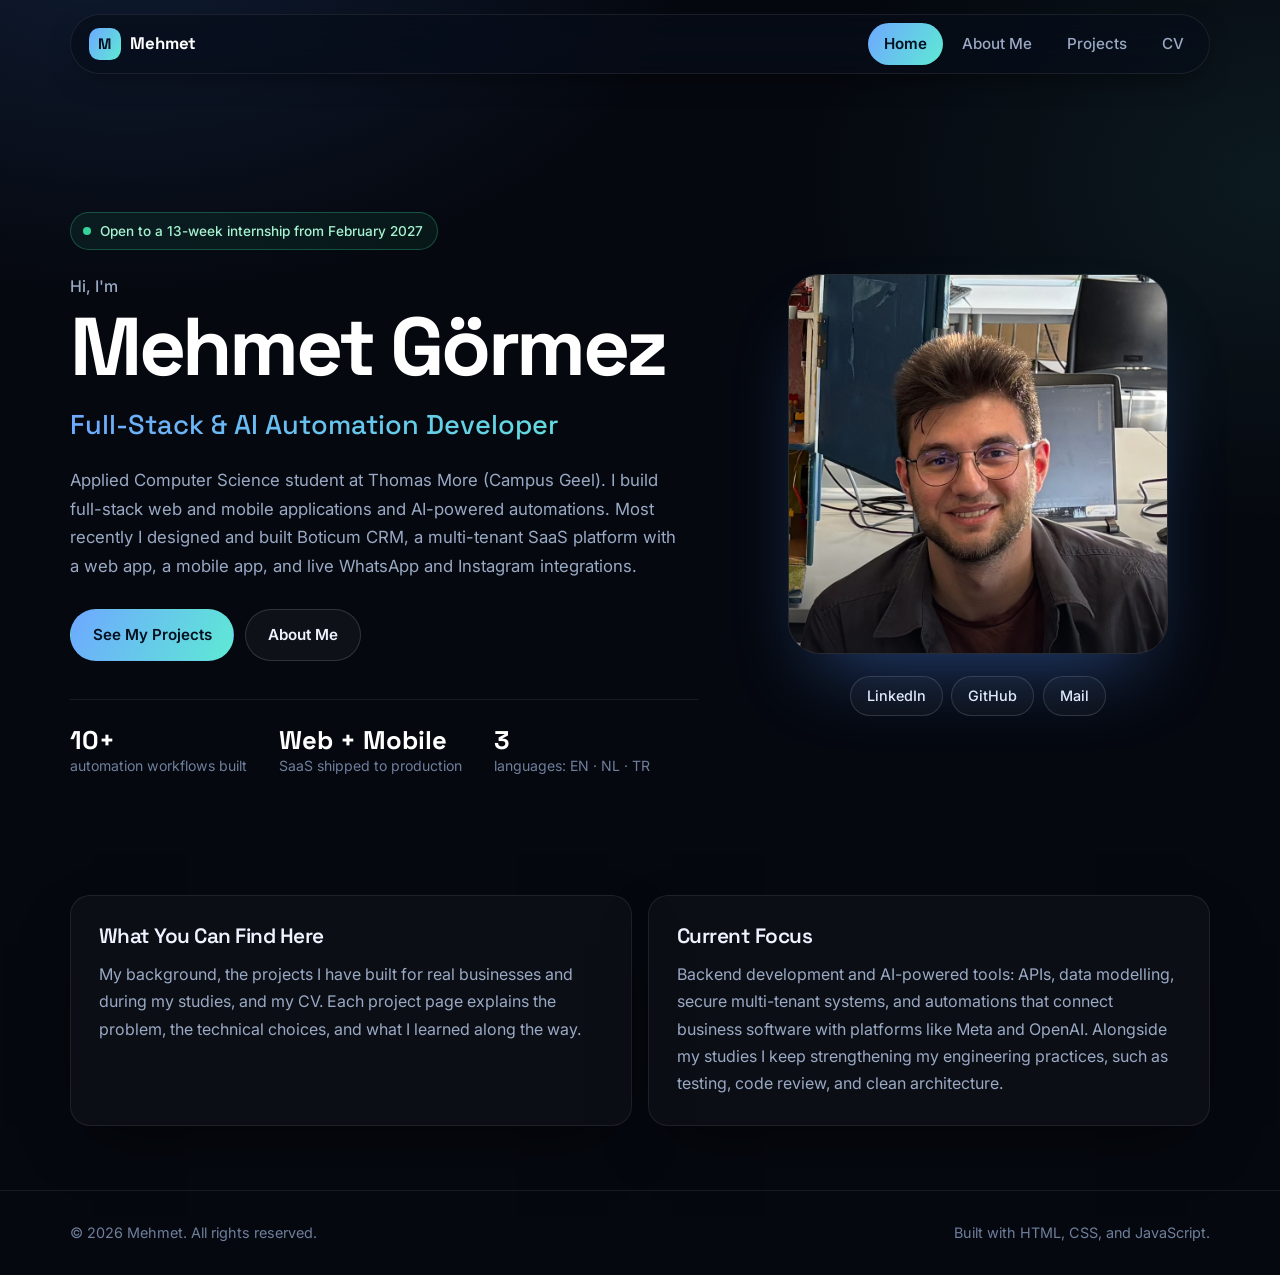
<file: index.html>
<!doctype html>
<html lang="en">
  <head>
    <meta charset="UTF-8" />
    <meta name="viewport" content="width=device-width, initial-scale=1.0" />
    <title>Mehmet | Home</title>
    <meta
      name="description"
      content="Portfolio of Mehmet Görmez — Applied Computer Science student at Thomas More Geel, building full-stack web and mobile apps and AI-powered automations."
    />
    <style>
      html,
      body {
        margin: 0;
        background: #060b16;
        color: #e8f1ff;
      }
    </style>
    <link rel="preconnect" href="https://fonts.googleapis.com" />
    <link rel="preconnect" href="https://fonts.gstatic.com" crossorigin />
    <link
      rel="stylesheet"
      href="https://fonts.googleapis.com/css2?family=Inter:wght@400;500;600;700&family=Space+Grotesk:wght@500;600;700&display=swap"
    />
    <link rel="stylesheet" href="css/style.css" />
  </head>
  <body data-page="home">
    <header class="site-header">
      <nav class="nav container" aria-label="Primary navigation">
        <a class="brand" href="index.html">Mehmet</a>
        <button class="menu-toggle" type="button" aria-expanded="false" aria-controls="nav-links">
          Menu
        </button>
        <ul class="nav-links" id="nav-links">
          <li><a class="active" href="index.html">Home</a></li>
          <li><a href="about.html">About Me</a></li>
          <li><a href="projects.html">Projects</a></li>
          <li><a href="cv.html">CV</a></li>
        </ul>
      </nav>
    </header>

    <main>
      <section class="hero container">
        <div class="hero-copy">
          <p class="status-badge">Open to a 13-week internship from February 2027</p>
          <p class="eyebrow">Hi, I'm</p>
          <h1 class="hero-title">Mehmet Görmez</h1>
          <p class="hero-role">Full-Stack &amp; AI Automation Developer</p>
          <p class="hero-intro">
            Applied Computer Science student at Thomas More (Campus Geel). I build full-stack web
            and mobile applications and AI-powered automations. Most recently I designed and built
            Boticum CRM, a multi-tenant SaaS platform with a web app, a mobile app, and live
            WhatsApp and Instagram integrations.
          </p>
          <div class="hero-actions">
            <a class="btn" href="projects.html">See My Projects</a>
            <a class="btn btn-ghost" href="about.html">About Me</a>
          </div>
          <div class="hero-stats">
            <div><strong>10+</strong><span>automation workflows built</span></div>
            <div><strong>Web + Mobile</strong><span>SaaS shipped to production</span></div>
            <div><strong>3</strong><span>languages: EN · NL · TR</span></div>
          </div>
        </div>

        <div class="hero-media">
          <div class="hero-circle-wrap">
            <div class="hero-circle">
              <img
                class="hero-portrait"
                src="assets/images/portrait-placeholder.jpeg"
                alt="Portrait of Mehmet Görmez"
              />
            </div>
            <div class="hero-socials" aria-label="Social links">
              <a class="social-btn" href="https://www.linkedin.com/in/mehmet-gormez" target="_blank" rel="noopener noreferrer">LinkedIn</a>
              <a class="social-btn" href="https://github.com/mhmtgrmz12" target="_blank" rel="noopener noreferrer">GitHub</a>
              <a class="social-btn" href="mailto:mhmt.23.ali@gmail.com">Mail</a>
            </div>
          </div>
        </div>
      </section>

      <section class="quick-info container">
        <article class="panel">
          <h2>What You Can Find Here</h2>
          <p>
            My background, the projects I have built for real businesses and during my studies,
            and my CV. Each project page explains the problem, the technical choices, and what I
            learned along the way.
          </p>
        </article>

        <article class="panel">
          <h2>Current Focus</h2>
          <p>
            Backend development and AI-powered tools: APIs, data modelling, secure multi-tenant
            systems, and automations that connect business software with platforms like Meta and
            OpenAI. Alongside my studies I keep strengthening my engineering practices, such as
            testing, code review, and clean architecture.
          </p>
        </article>
      </section>
    </main>

    <footer class="site-footer">
      <div class="container footer-content">
        <p>&copy; 2026 Mehmet. All rights reserved.</p>
        <p>Built with HTML, CSS, and JavaScript.</p>
      </div>
    </footer>

    <script src="js/script.js"></script>
  </body>
</html>
</file>
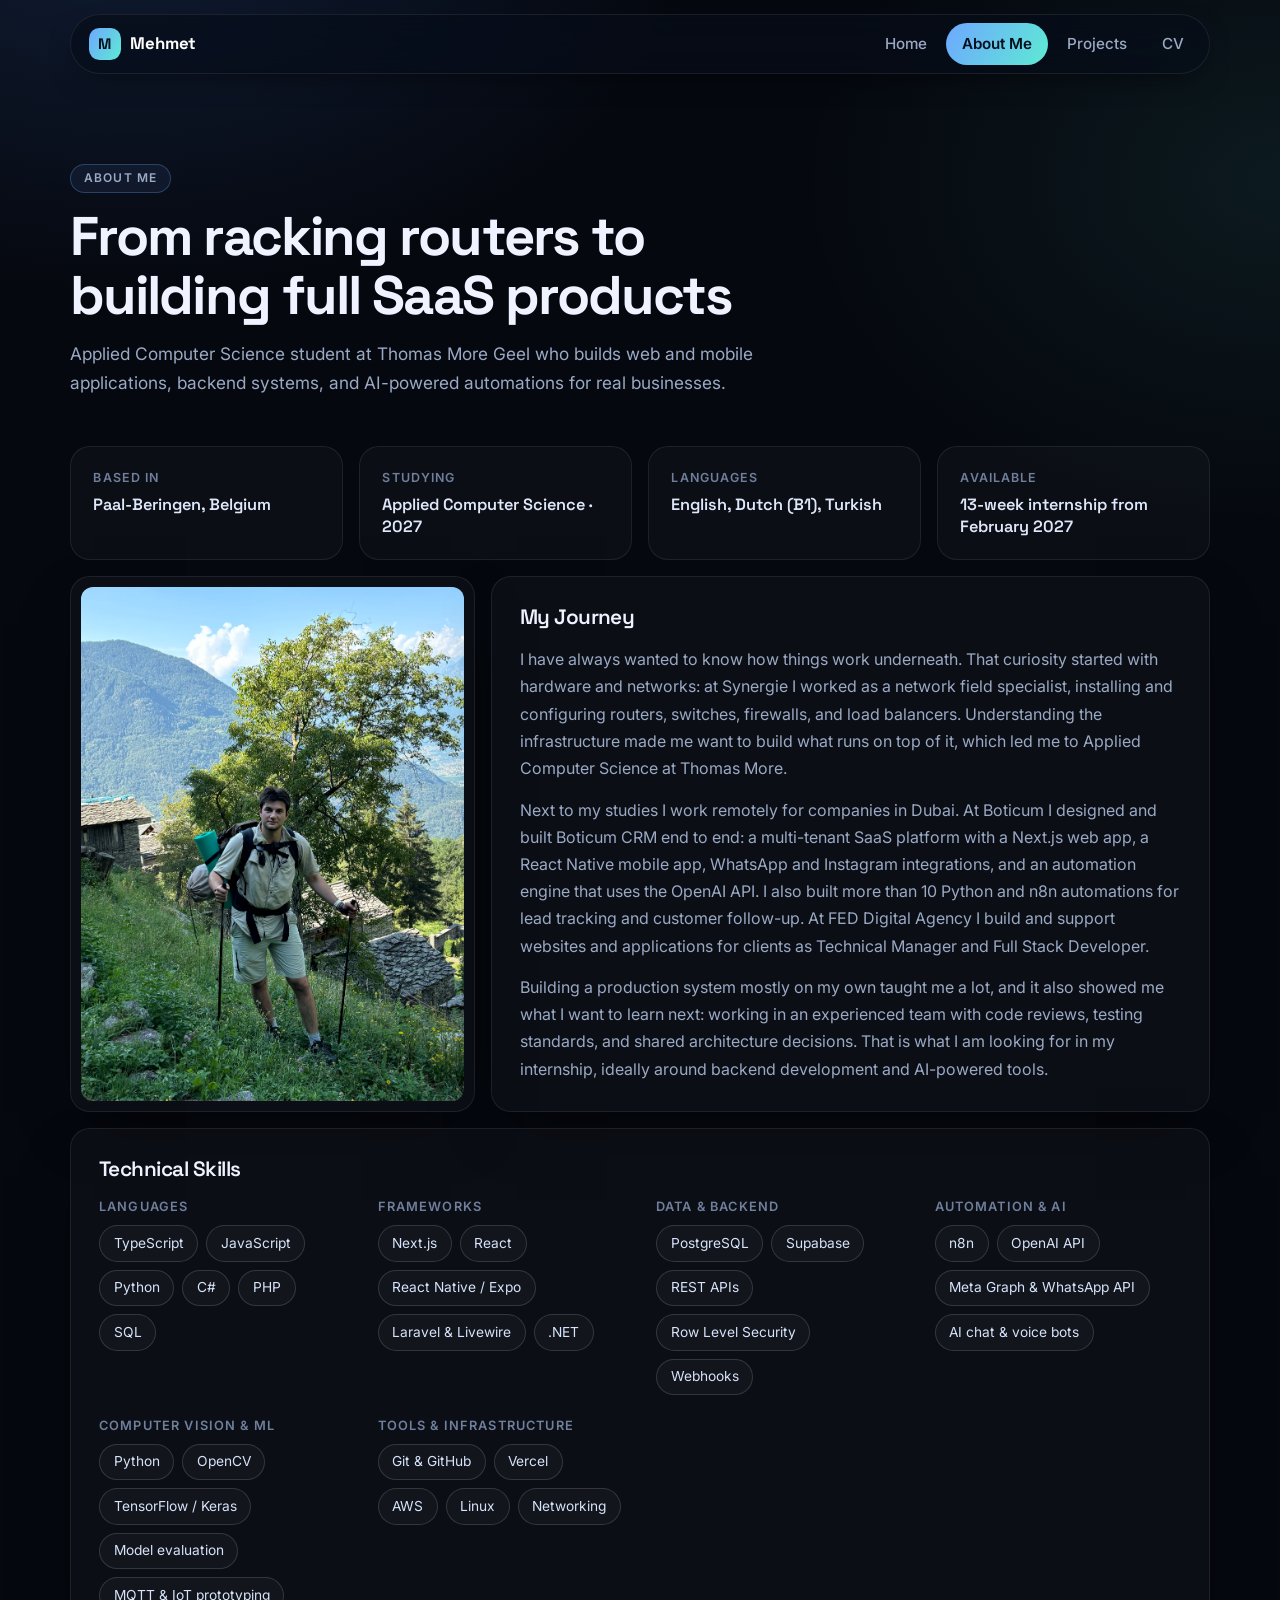
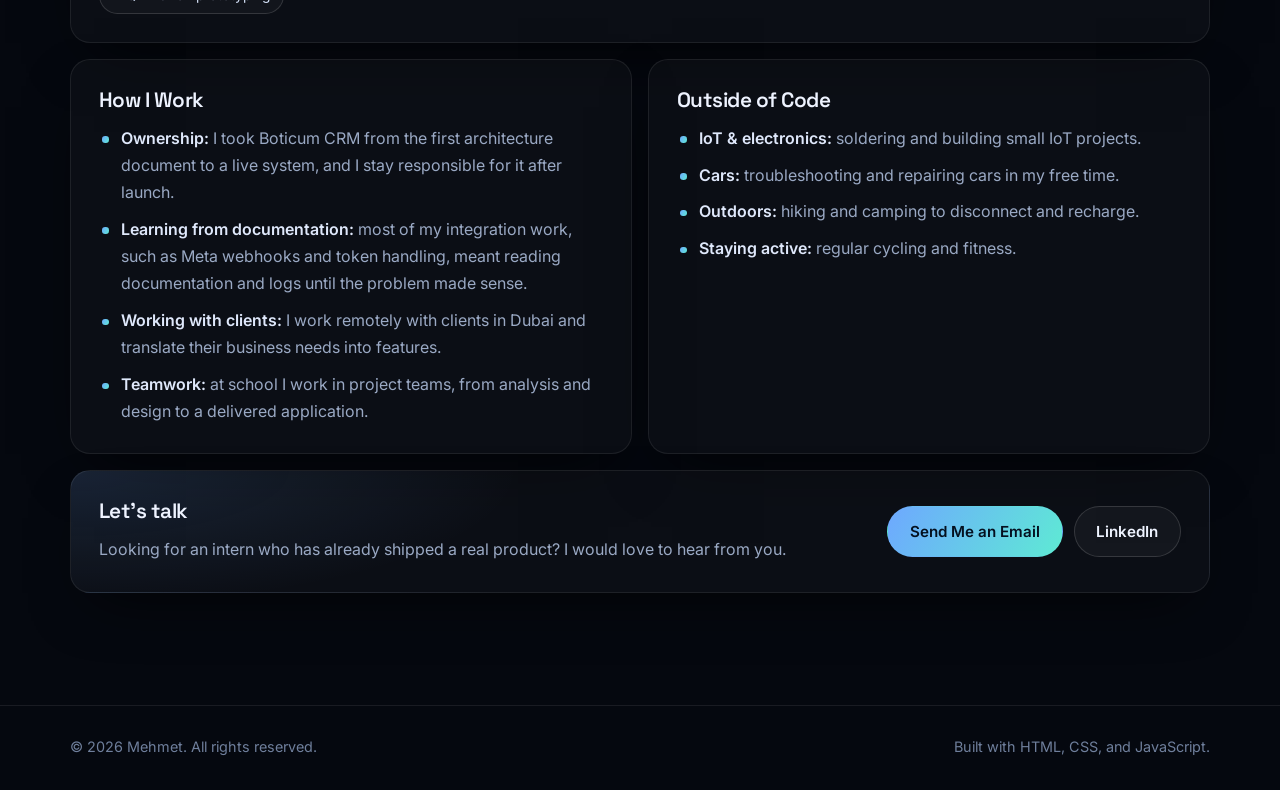
<file: about.html>
<!doctype html>
<html lang="en">
  <head>
    <meta charset="UTF-8" />
    <meta name="viewport" content="width=device-width, initial-scale=1.0" />
    <title>Mehmet | About Me</title>
    <meta name="description" content="About Mehmet Görmez: background, work experience, technical skills, and what I am looking for in an internship." />
    <style>
      html,
      body {
        margin: 0;
        background: #060b16;
        color: #e8f1ff;
      }
    </style>
    <link rel="preconnect" href="https://fonts.googleapis.com" />
    <link rel="preconnect" href="https://fonts.gstatic.com" crossorigin />
    <link
      rel="stylesheet"
      href="https://fonts.googleapis.com/css2?family=Inter:wght@400;500;600;700&family=Space+Grotesk:wght@500;600;700&display=swap"
    />
    <link rel="stylesheet" href="css/style.css" />
  </head>
  <body data-page="about">
    <header class="site-header">
      <nav class="nav container" aria-label="Primary navigation">
        <a class="brand" href="index.html">Mehmet</a>
        <button class="menu-toggle" type="button" aria-expanded="false" aria-controls="nav-links">
          Menu
        </button>
        <ul class="nav-links" id="nav-links">
          <li><a href="index.html">Home</a></li>
          <li><a class="active" href="about.html">About Me</a></li>
          <li><a href="projects.html">Projects</a></li>
          <li><a href="cv.html">CV</a></li>
        </ul>
      </nav>
    </header>

    <main class="container page-section">
      <section class="page-hero">
        <p class="section-kicker">About Me</p>
        <h1>From racking routers to building full SaaS products</h1>
        <p>
          Applied Computer Science student at Thomas More Geel who builds web and mobile
          applications, backend systems, and AI-powered automations for real businesses.
        </p>
      </section>

      <section class="fact-grid" aria-label="At a glance">
        <div class="fact"><span>Based in</span><strong>Paal-Beringen, Belgium</strong></div>
        <div class="fact"><span>Studying</span><strong>Applied Computer Science · 2027</strong></div>
        <div class="fact"><span>Languages</span><strong>English, Dutch (B1), Turkish</strong></div>
        <div class="fact"><span>Available</span><strong>13-week internship from February 2027</strong></div>
      </section>

      <section class="about-layout">
        <div class="portrait-card">
          <img src="assets/images/test.png" alt="Mehmet Görmez hiking in the mountains" />
        </div>
        <div class="story-card">
          <h2>My Journey</h2>
          <p>
            I have always wanted to know how things work underneath. That curiosity started with
            hardware and networks: at Synergie I worked as a network field specialist, installing
            and configuring routers, switches, firewalls, and load balancers. Understanding the
            infrastructure made me want to build what runs on top of it, which led me to Applied
            Computer Science at Thomas More.
          </p>
          <p>
            Next to my studies I work remotely for companies in Dubai. At Boticum I designed and
            built Boticum CRM end to end: a multi-tenant SaaS platform with a Next.js web app, a
            React Native mobile app, WhatsApp and Instagram integrations, and an automation engine
            that uses the OpenAI API. I also built more than 10 Python and n8n automations for lead
            tracking and customer follow-up. At FED Digital Agency I build and support websites and
            applications for clients as Technical Manager and Full Stack Developer.
          </p>
          <p>
            Building a production system mostly on my own taught me a lot, and it also showed me
            what I want to learn next: working in an experienced team with code reviews, testing
            standards, and shared architecture decisions. That is what I am looking for in my
            internship, ideally around backend development and AI-powered tools.
          </p>
        </div>
      </section>

      <section class="panel">
        <h2>Technical Skills</h2>
        <div class="skill-groups">
          <div>
            <h3>Languages</h3>
            <div class="chip-wrap">
              <span class="chip">TypeScript</span>
              <span class="chip">JavaScript</span>
              <span class="chip">Python</span>
              <span class="chip">C#</span>
              <span class="chip">PHP</span>
              <span class="chip">SQL</span>
            </div>
          </div>
          <div>
            <h3>Frameworks</h3>
            <div class="chip-wrap">
              <span class="chip">Next.js</span>
              <span class="chip">React</span>
              <span class="chip">React Native / Expo</span>
              <span class="chip">Laravel &amp; Livewire</span>
              <span class="chip">.NET</span>
            </div>
          </div>
          <div>
            <h3>Data &amp; Backend</h3>
            <div class="chip-wrap">
              <span class="chip">PostgreSQL</span>
              <span class="chip">Supabase</span>
              <span class="chip">REST APIs</span>
              <span class="chip">Row Level Security</span>
              <span class="chip">Webhooks</span>
            </div>
          </div>
          <div>
            <h3>Automation &amp; AI</h3>
            <div class="chip-wrap">
              <span class="chip">n8n</span>
              <span class="chip">OpenAI API</span>
              <span class="chip">Meta Graph &amp; WhatsApp API</span>
              <span class="chip">AI chat &amp; voice bots</span>
            </div>
          </div>
          <div>
            <h3>Computer Vision &amp; ML</h3>
            <div class="chip-wrap">
              <span class="chip">Python</span>
              <span class="chip">OpenCV</span>
              <span class="chip">TensorFlow / Keras</span>
              <span class="chip">Model evaluation</span>
              <span class="chip">MQTT &amp; IoT prototyping</span>
            </div>
          </div>
          <div>
            <h3>Tools &amp; Infrastructure</h3>
            <div class="chip-wrap">
              <span class="chip">Git &amp; GitHub</span>
              <span class="chip">Vercel</span>
              <span class="chip">AWS</span>
              <span class="chip">Linux</span>
              <span class="chip">Networking</span>
            </div>
          </div>
        </div>
      </section>

      <section class="split-grid">
        <article class="panel">
          <h2>How I Work</h2>
          <ul class="clean-list">
            <li>
              <strong>Ownership:</strong> I took Boticum CRM from the first architecture document
              to a live system, and I stay responsible for it after launch.
            </li>
            <li>
              <strong>Learning from documentation:</strong> most of my integration work, such as
              Meta webhooks and token handling, meant reading documentation and logs until the
              problem made sense.
            </li>
            <li>
              <strong>Working with clients:</strong> I work remotely with clients in Dubai and
              translate their business needs into features.
            </li>
            <li>
              <strong>Teamwork:</strong> at school I work in project teams, from analysis and
              design to a delivered application.
            </li>
          </ul>
        </article>

        <article class="panel">
          <h2>Outside of Code</h2>
          <ul class="clean-list">
            <li>
              <strong>IoT &amp; electronics:</strong> soldering and building small IoT projects.
            </li>
            <li>
              <strong>Cars:</strong> troubleshooting and repairing cars in my free time.
            </li>
            <li>
              <strong>Outdoors:</strong> hiking and camping to disconnect and recharge.
            </li>
            <li>
              <strong>Staying active:</strong> regular cycling and fitness.
            </li>
          </ul>
        </article>
      </section>

      <section class="panel cta-panel">
        <div>
          <h2>Let's talk</h2>
          <p>Looking for an intern who has already shipped a real product? I would love to hear from you.</p>
        </div>
        <div class="hero-actions">
          <a class="btn" href="mailto:mhmt.23.ali@gmail.com">Send Me an Email</a>
          <a class="btn btn-ghost" href="https://www.linkedin.com/in/mehmet-gormez" target="_blank" rel="noopener noreferrer">LinkedIn</a>
        </div>
      </section>
    </main>

    <footer class="site-footer">
      <div class="container footer-content">
        <p>&copy; 2026 Mehmet. All rights reserved.</p>
        <p>Built with HTML, CSS, and JavaScript.</p>
      </div>
    </footer>

    <script src="js/script.js"></script>
  </body>
</html>
</file>
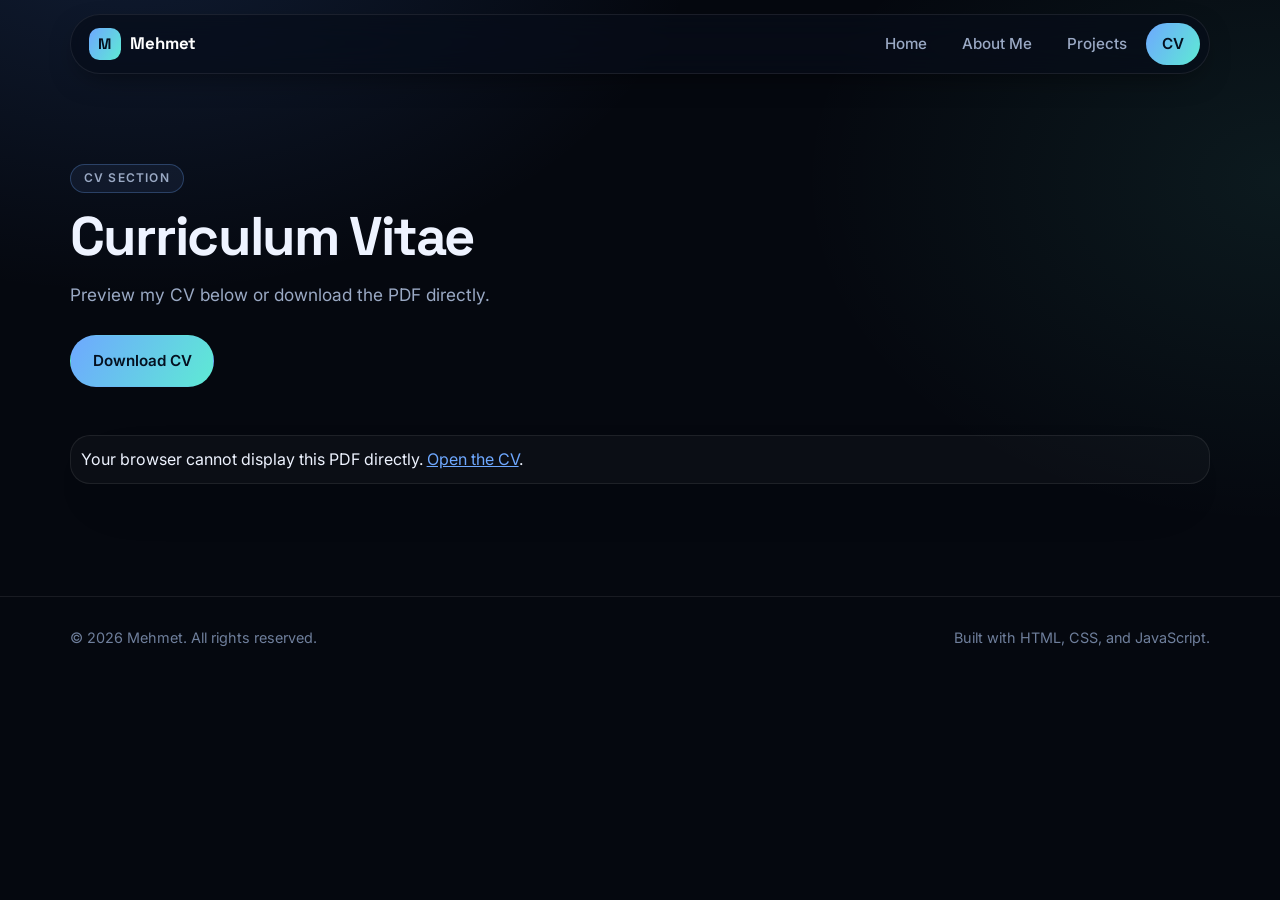
<file: cv.html>
<!doctype html>
<html lang="en">
  <head>
    <meta charset="UTF-8" />
    <meta name="viewport" content="width=device-width, initial-scale=1.0" />
    <title>Mehmet | CV</title>
    <meta name="description" content="Mehmet's CV page with embedded PDF and download link." />
    <style>
      html,
      body {
        margin: 0;
        background: #060b16;
        color: #e8f1ff;
      }
    </style>
    <link rel="preconnect" href="https://fonts.googleapis.com" />
    <link rel="preconnect" href="https://fonts.gstatic.com" crossorigin />
    <link
      rel="stylesheet"
      href="https://fonts.googleapis.com/css2?family=Inter:wght@400;500;600;700&family=Space+Grotesk:wght@500;600;700&display=swap"
    />
    <link rel="stylesheet" href="css/style.css" />
  </head>
  <body data-page="cv">
    <header class="site-header">
      <nav class="nav container" aria-label="Primary navigation">
        <a class="brand" href="index.html">Mehmet</a>
        <button class="menu-toggle" type="button" aria-expanded="false" aria-controls="nav-links">
          Menu
        </button>
        <ul class="nav-links" id="nav-links">
          <li><a href="index.html">Home</a></li>
          <li><a href="about.html">About Me</a></li>
          <li><a href="projects.html">Projects</a></li>
          <li><a class="active" href="cv.html">CV</a></li>
        </ul>
      </nav>
    </header>

    <main class="container page-section">
      <section class="page-hero">
        <p class="section-kicker">CV Section</p>
        <h1>Curriculum Vitae</h1>
        <p>Preview my CV below or download the PDF directly.</p>
        <a class="btn" href="assets/docs/Mehmet Gormez - CV.pdf" download>Download CV</a>
      </section>

      <section class="cv-frame-wrap">
        <object
          class="cv-frame"
          data="assets/docs/Mehmet Gormez - CV.pdf"
          type="application/pdf"
          aria-label="Embedded CV PDF"
        >
          <p>
            Your browser cannot display this PDF directly.
            <a href="assets/docs/Mehmet Gormez - CV.pdf">Open the CV</a>.
          </p>
        </object>
      </section>
    </main>

    <footer class="site-footer">
      <div class="container footer-content">
        <p>&copy; 2026 Mehmet. All rights reserved.</p>
        <p>Built with HTML, CSS, and JavaScript.</p>
      </div>
    </footer>

    <script src="js/script.js"></script>
  </body>
</html>
</file>
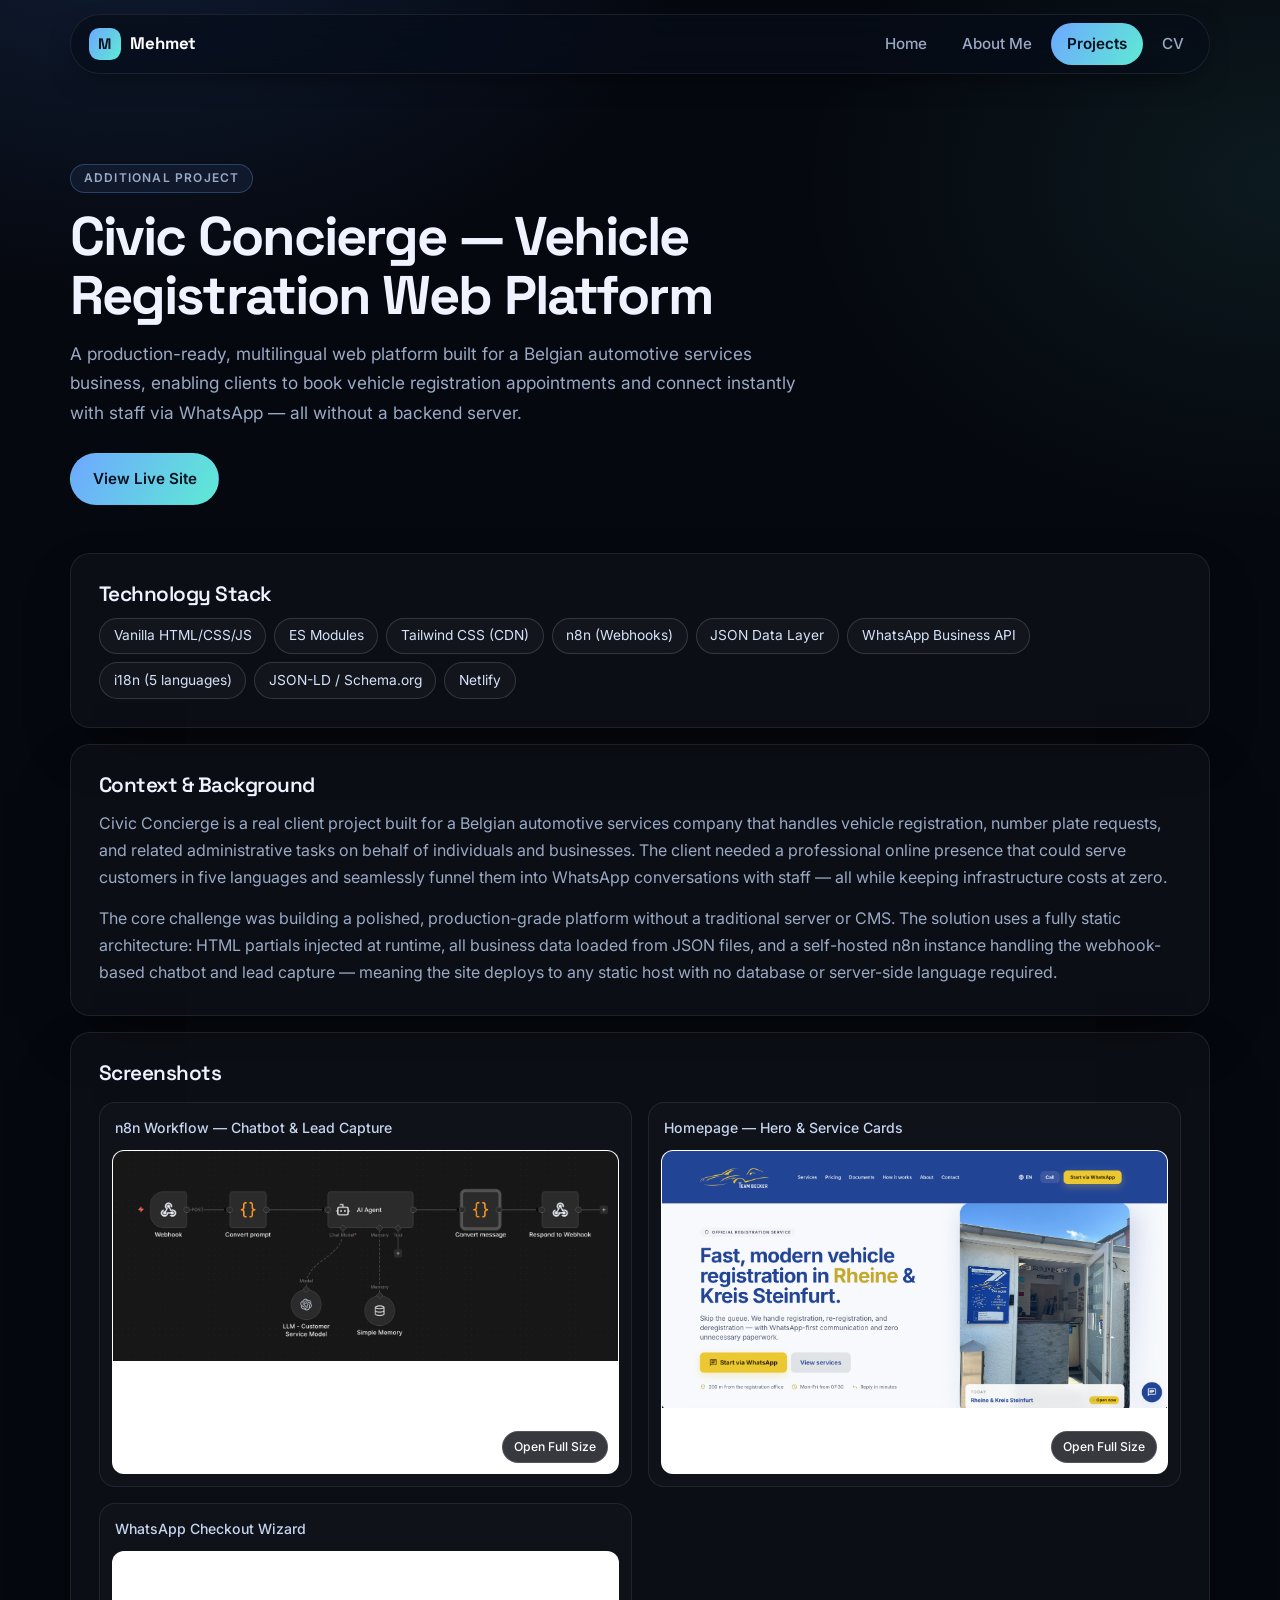
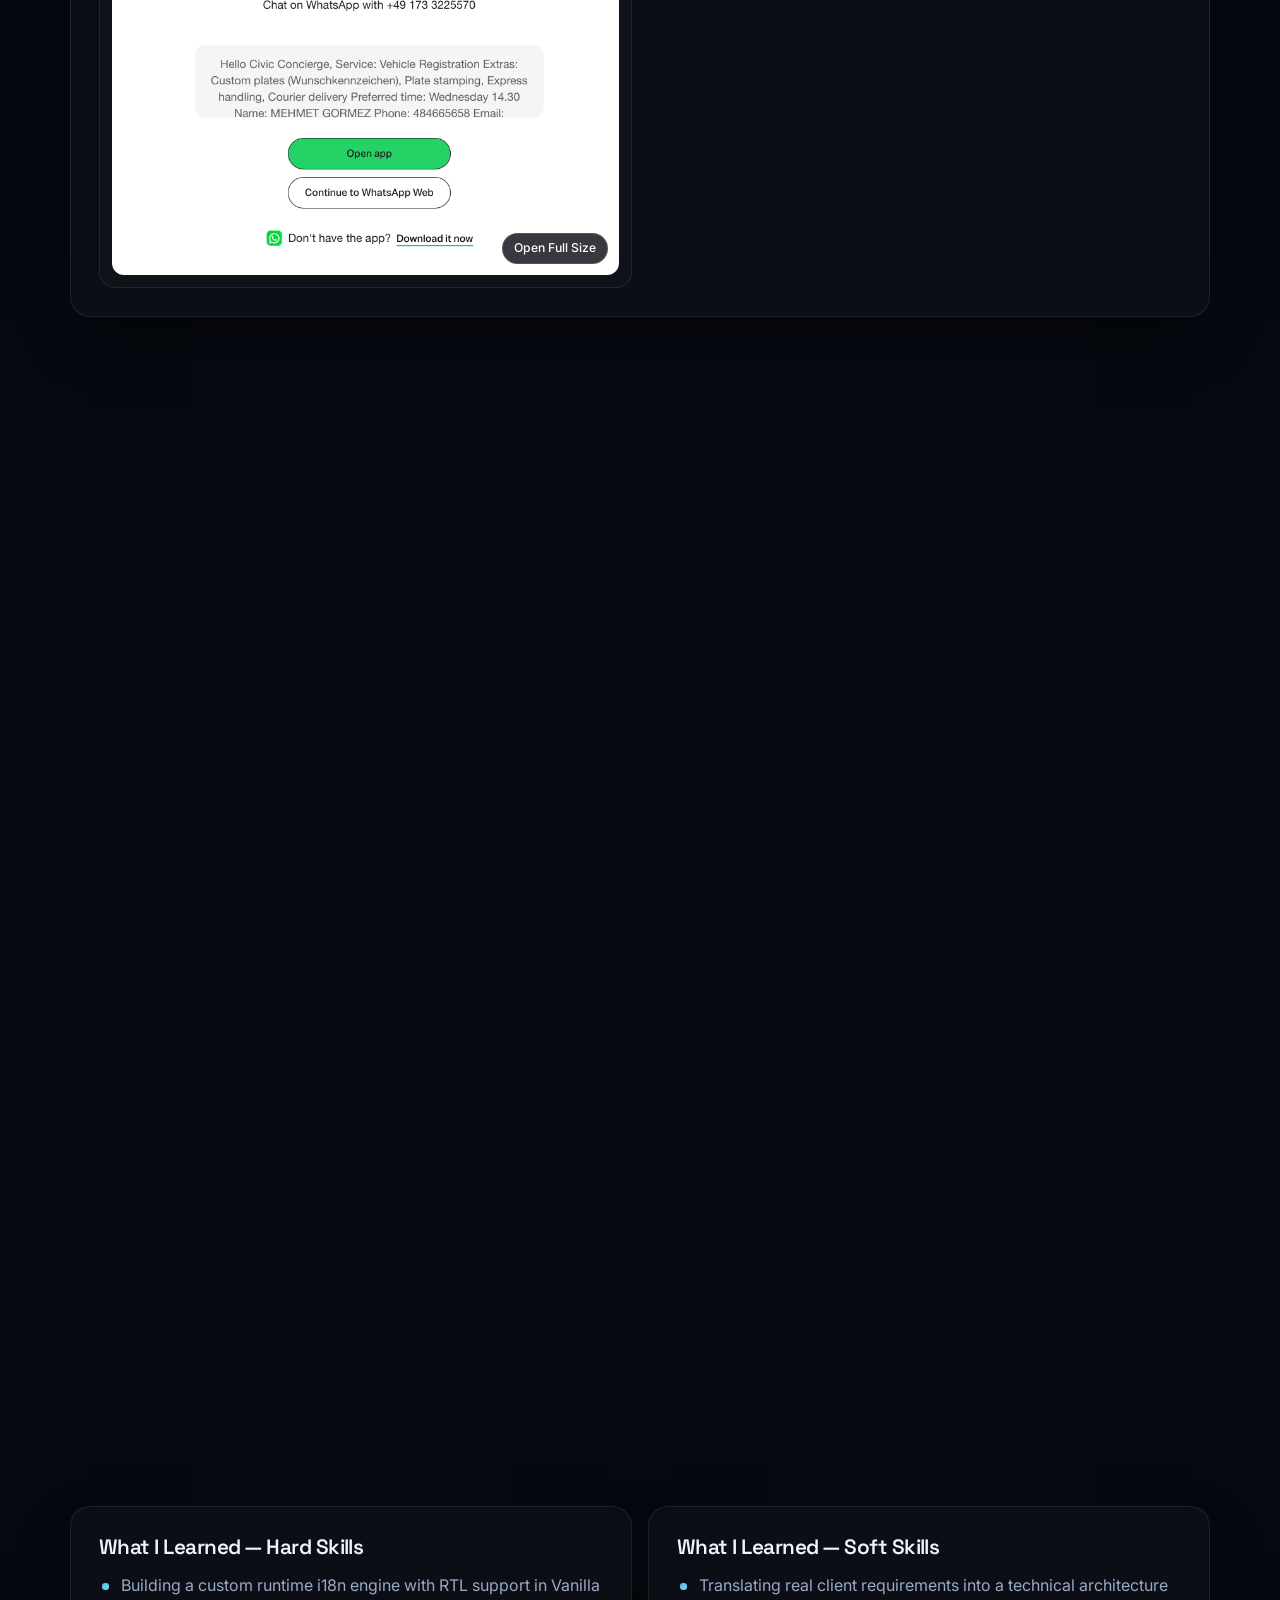
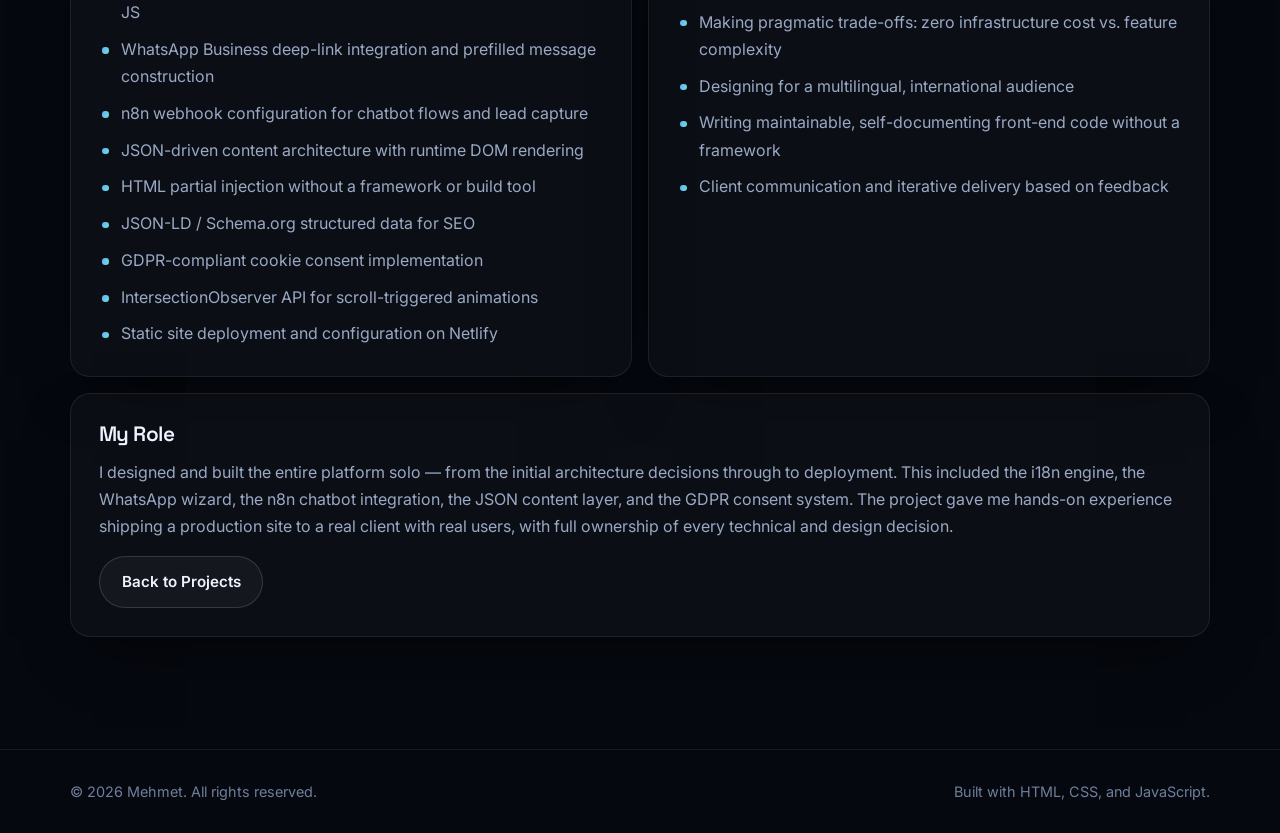
<file: project-additional-1.html>
<!doctype html>
<html lang="en">
  <head>
    <meta charset="UTF-8" />
    <meta name="viewport" content="width=device-width, initial-scale=1.0" />
    <title>Mehmet | Civic Concierge</title>
    <meta
      name="description"
      content="Civic Concierge — a multilingual vehicle registration web platform built with Vanilla JS, n8n, and WhatsApp Business integration."
    />
    <style>
      html,
      body {
        margin: 0;
        background: #060b16;
        color: #e8f1ff;
      }
      .page-section > section {
        margin-bottom: 1.2rem;
      }
    </style>
    <link rel="preconnect" href="https://fonts.googleapis.com" />
    <link rel="preconnect" href="https://fonts.gstatic.com" crossorigin />
    <link
      rel="stylesheet"
      href="https://fonts.googleapis.com/css2?family=Inter:wght@400;500;600;700&family=Space+Grotesk:wght@500;600;700&display=swap"
    />
    <link rel="stylesheet" href="css/style.css" />
  </head>
  <body data-page="projects">
    <header class="site-header">
      <nav class="nav container" aria-label="Primary navigation">
        <a class="brand" href="index.html">Mehmet</a>
        <button class="menu-toggle" type="button" aria-expanded="false" aria-controls="nav-links">
          Menu
        </button>
        <ul class="nav-links" id="nav-links">
          <li><a href="index.html">Home</a></li>
          <li><a href="about.html">About Me</a></li>
          <li><a class="active" href="projects.html">Projects</a></li>
          <li><a href="cv.html">CV</a></li>
        </ul>
      </nav>
    </header>

    <main class="container page-section">

      <!-- Hero -->
      <section class="page-hero">
        <p class="section-kicker">Additional Project</p>
        <h1>Civic Concierge — Vehicle Registration Web Platform</h1>
        <p>
          A production-ready, multilingual web platform built for a Belgian automotive services
          business, enabling clients to book vehicle registration appointments and connect instantly
          with staff via WhatsApp — all without a backend server.
        </p>
        <p class="subheading">
          <a class="btn" href="https://teambecker.netlify.app" target="_blank" rel="noopener noreferrer">View Live Site</a>
        </p>
      </section>

      <!-- Tech stack chips -->
      <section class="panel">
        <h2>Technology Stack</h2>
        <div class="chip-wrap" style="margin-top:0.7rem;">
          <span class="chip">Vanilla HTML/CSS/JS</span>
          <span class="chip">ES Modules</span>
          <span class="chip">Tailwind CSS (CDN)</span>
          <span class="chip">n8n (Webhooks)</span>
          <span class="chip">JSON Data Layer</span>
          <span class="chip">WhatsApp Business API</span>
          <span class="chip">i18n (5 languages)</span>
          <span class="chip">JSON-LD / Schema.org</span>
          <span class="chip">Netlify</span>
        </div>
      </section>

      <!-- Context -->
      <section class="panel">
        <h2>Context &amp; Background</h2>
        <p>
          Civic Concierge is a real client project built for a Belgian automotive services company
          that handles vehicle registration, number plate requests, and related administrative tasks
          on behalf of individuals and businesses. The client needed a professional online presence
          that could serve customers in five languages and seamlessly funnel them into WhatsApp
          conversations with staff — all while keeping infrastructure costs at zero.
        </p>
        <p style="margin-top:0.85rem;">
          The core challenge was building a polished, production-grade platform without a traditional
          server or CMS. The solution uses a fully static architecture: HTML partials injected at
          runtime, all business data loaded from JSON files, and a self-hosted n8n instance handling
          the webhook-based chatbot and lead capture — meaning the site deploys to any static host
          with no database or server-side language required.
        </p>
      </section>

      <!-- Screenshots -->
      <section class="panel">
        <h2>Screenshots</h2>
        <div class="diagram-grid">
          <figure class="diagram-card">
            <figcaption>n8n Workflow — Chatbot &amp; Lead Capture</figcaption>
            <a
              class="diagram-link diagram-link-wide"
              href="assets/images/civic-concierge-n8n.png"
              target="_blank"
              rel="noopener noreferrer"
              aria-label="Open n8n workflow screenshot in full size"
            >
              <img
                src="assets/images/civic-concierge-n8n.png"
                alt="n8n workflow canvas showing chatbot and lead capture automation"
              />
              <span class="diagram-zoom">Open Full Size</span>
            </a>
          </figure>

          <figure class="diagram-card">
            <figcaption>Homepage — Hero &amp; Service Cards</figcaption>
            <a
              class="diagram-link diagram-link-wide"
              href="assets/images/civic-concierge-home.png"
              target="_blank"
              rel="noopener noreferrer"
              aria-label="Open homepage screenshot in full size"
            >
              <img
                src="assets/images/civic-concierge-home.png"
                alt="Civic Concierge homepage showing hero section and service cards"
              />
              <span class="diagram-zoom">Open Full Size</span>
            </a>
          </figure>

          <figure class="diagram-card">
            <figcaption>WhatsApp Checkout Wizard</figcaption>
            <a
              class="diagram-link diagram-link-wide"
              href="assets/images/civic-concierge-wizard.png"
              target="_blank"
              rel="noopener noreferrer"
              aria-label="Open WhatsApp wizard screenshot in full size"
            >
              <img
                src="assets/images/civic-concierge-wizard.png"
                alt="Civic Concierge 3-step WhatsApp checkout wizard"
              />
              <span class="diagram-zoom">Open Full Size</span>
            </a>
          </figure>
        </div>
      </section>

      <!-- Realisations -->
      <section class="panel">
        <h2>Realisations</h2>
        <p>The delivered platform covers the following features and systems:</p>
        <ul class="clean-list" style="margin-top:0.7rem;">
          <li>
            <strong>Runtime i18n Engine:</strong> A fully custom internationalization system
            supporting English, German, Turkish, Arabic, and Russian — with automatic browser
            language detection, RTL layout switching for Arabic, and zero build-step overhead.
            All translations are stored in JSON files and swapped in the DOM at runtime.
          </li>
          <li>
            <strong>WhatsApp Checkout Wizard:</strong> A guided 3-step booking flow that collects
            the customer's service type, vehicle details, and preferred contact time, then
            assembles a pre-filled <code>wa.me</code> deep-link that opens a WhatsApp conversation
            with the correct message already typed — no backend required for the handoff.
          </li>
          <li>
            <strong>n8n Chatbot Integration:</strong> An embedded chatbot powered by a self-hosted
            n8n webhook. The chatbot handles common questions with a scripted decision tree and
            falls back gracefully to an offline mode when the webhook is unreachable, using
            sessionStorage to persist the conversation across page navigations.
          </li>
          <li>
            <strong>Lead Capture via n8n:</strong> Contact form submissions are routed through an
            n8n webhook that handles validation, stores leads, and triggers email notifications —
            entirely server-free from the front-end perspective.
          </li>
          <li>
            <strong>JSON-Driven Content Layer:</strong> All business data (services, pricing,
            FAQs, office locations, team members) is stored in versioned JSON files under
            <code>/assets/data/</code>. The UI fetches and renders this data at runtime, making
            content updates a matter of editing a JSON file with no HTML changes needed.
          </li>
          <li>
            <strong>HTML Partial Injection:</strong> A lightweight <code>include.js</code> module
            injects shared partials (header, footer, cookie banner) into every page at load time —
            giving the feel of a template engine with no server or framework required.
          </li>
          <li>
            <strong>GDPR Cookie Consent:</strong> A versioned cookie consent system built from
            scratch: remembers user preference in localStorage, supports granular accept/reject,
            and re-prompts automatically when the consent version is bumped.
          </li>
          <li>
            <strong>JSON-LD Schema Markup:</strong> Every page includes structured
            <code>AutomotiveBusiness</code> schema markup (JSON-LD) for search engine visibility,
            covering business name, address, opening hours, contact details, and service offerings.
          </li>
          <li>
            <strong>IntersectionObserver Animations:</strong> Scroll-triggered reveal animations
            on service cards and content sections, implemented with the IntersectionObserver API
            for performance — no animation library dependency.
          </li>
          <li>
            <strong>Zero-Dependency Architecture:</strong> The entire frontend runs as ES Modules
            with no bundler, no npm, and no build step. Tailwind CSS is loaded from CDN.
            The site deploys to Netlify (or any static host) as plain HTML files.
          </li>
          <li>
            <strong>Responsive &amp; Accessible:</strong> Mobile-first layout with full keyboard
            navigability, ARIA labels on interactive elements, and semantic HTML throughout.
          </li>
        </ul>
      </section>

      <!-- Architecture -->
      <section class="panel">
        <h2>Architecture Overview</h2>
        <p>
          The platform deliberately avoids traditional server-side complexity. The front-end is a
          collection of static HTML pages enhanced by a small ES Module layer: <code>include.js</code>
          handles partial injection, <code>i18n.js</code> drives translations, and
          <code>data-loader.js</code> fetches and renders JSON content. The WhatsApp integration
          requires no API credentials — it constructs <code>wa.me</code> URLs client-side.
          The only external service dependency is the self-hosted n8n instance, which the site
          calls via fetch; if it's unreachable, the chatbot silently switches to offline mode.
        </p>
      </section>

      <!-- Hard / Soft skills -->
      <section class="split-grid">
        <article class="panel">
          <h2>What I Learned — Hard Skills</h2>
          <ul class="clean-list">
            <li>Building a custom runtime i18n engine with RTL support in Vanilla JS</li>
            <li>WhatsApp Business deep-link integration and prefilled message construction</li>
            <li>n8n webhook configuration for chatbot flows and lead capture</li>
            <li>JSON-driven content architecture with runtime DOM rendering</li>
            <li>HTML partial injection without a framework or build tool</li>
            <li>JSON-LD / Schema.org structured data for SEO</li>
            <li>GDPR-compliant cookie consent implementation</li>
            <li>IntersectionObserver API for scroll-triggered animations</li>
            <li>Static site deployment and configuration on Netlify</li>
          </ul>
        </article>

        <article class="panel">
          <h2>What I Learned — Soft Skills</h2>
          <ul class="clean-list">
            <li>Translating real client requirements into a technical architecture</li>
            <li>Making pragmatic trade-offs: zero infrastructure cost vs. feature complexity</li>
            <li>Designing for a multilingual, international audience</li>
            <li>Writing maintainable, self-documenting front-end code without a framework</li>
            <li>Client communication and iterative delivery based on feedback</li>
          </ul>
        </article>
      </section>

      <!-- My Role -->
      <section class="panel">
        <h2>My Role</h2>
        <p>
          I designed and built the entire platform solo — from the initial architecture decisions
          through to deployment. This included the i18n engine, the WhatsApp wizard, the n8n
          chatbot integration, the JSON content layer, and the GDPR consent system. The project
          gave me hands-on experience shipping a production site to a real client with real users,
          with full ownership of every technical and design decision.
        </p>
        <div style="margin-top:1rem;">
          <a class="btn btn-ghost" href="projects.html">Back to Projects</a>
        </div>
      </section>

    </main>

    <footer class="site-footer">
      <div class="container footer-content">
        <p>&copy; 2026 Mehmet. All rights reserved.</p>
        <p>Built with HTML, CSS, and JavaScript.</p>
      </div>
    </footer>

    <script src="js/script.js"></script>
  </body>
</html>
</file>
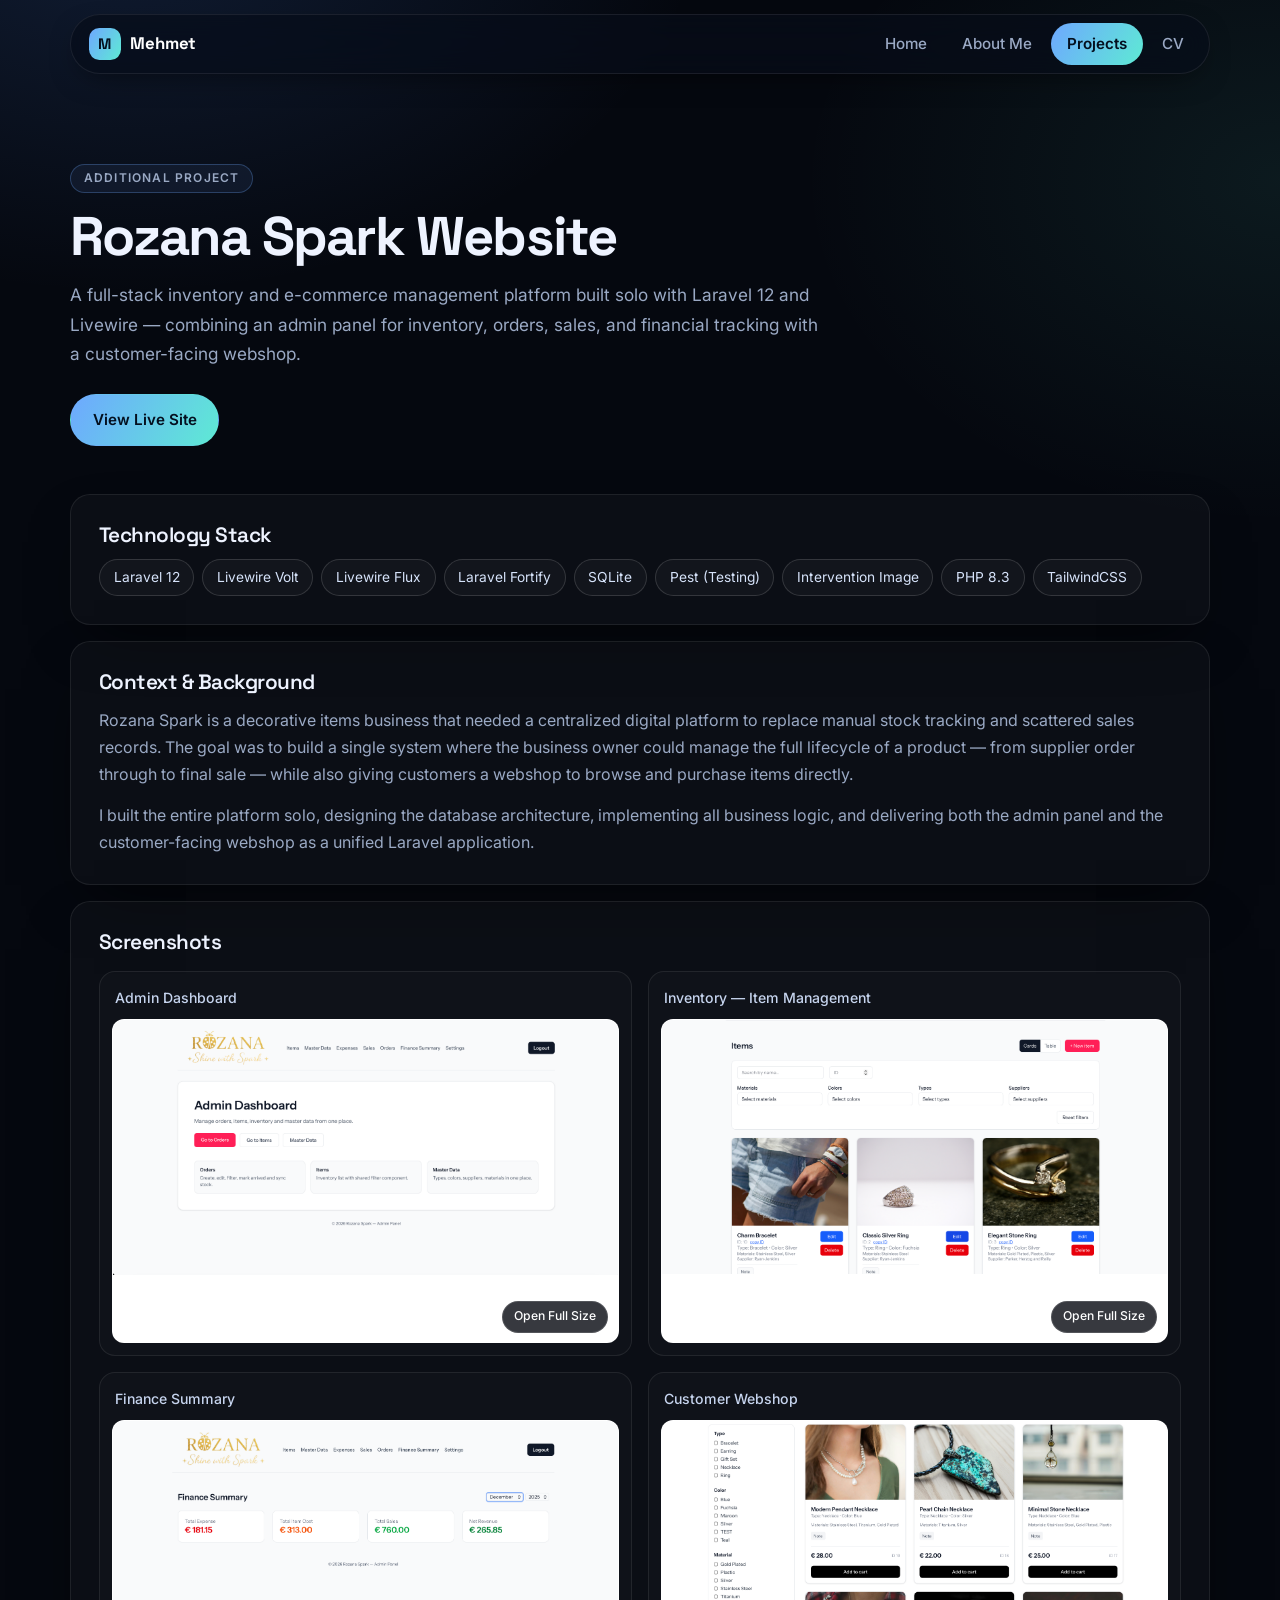
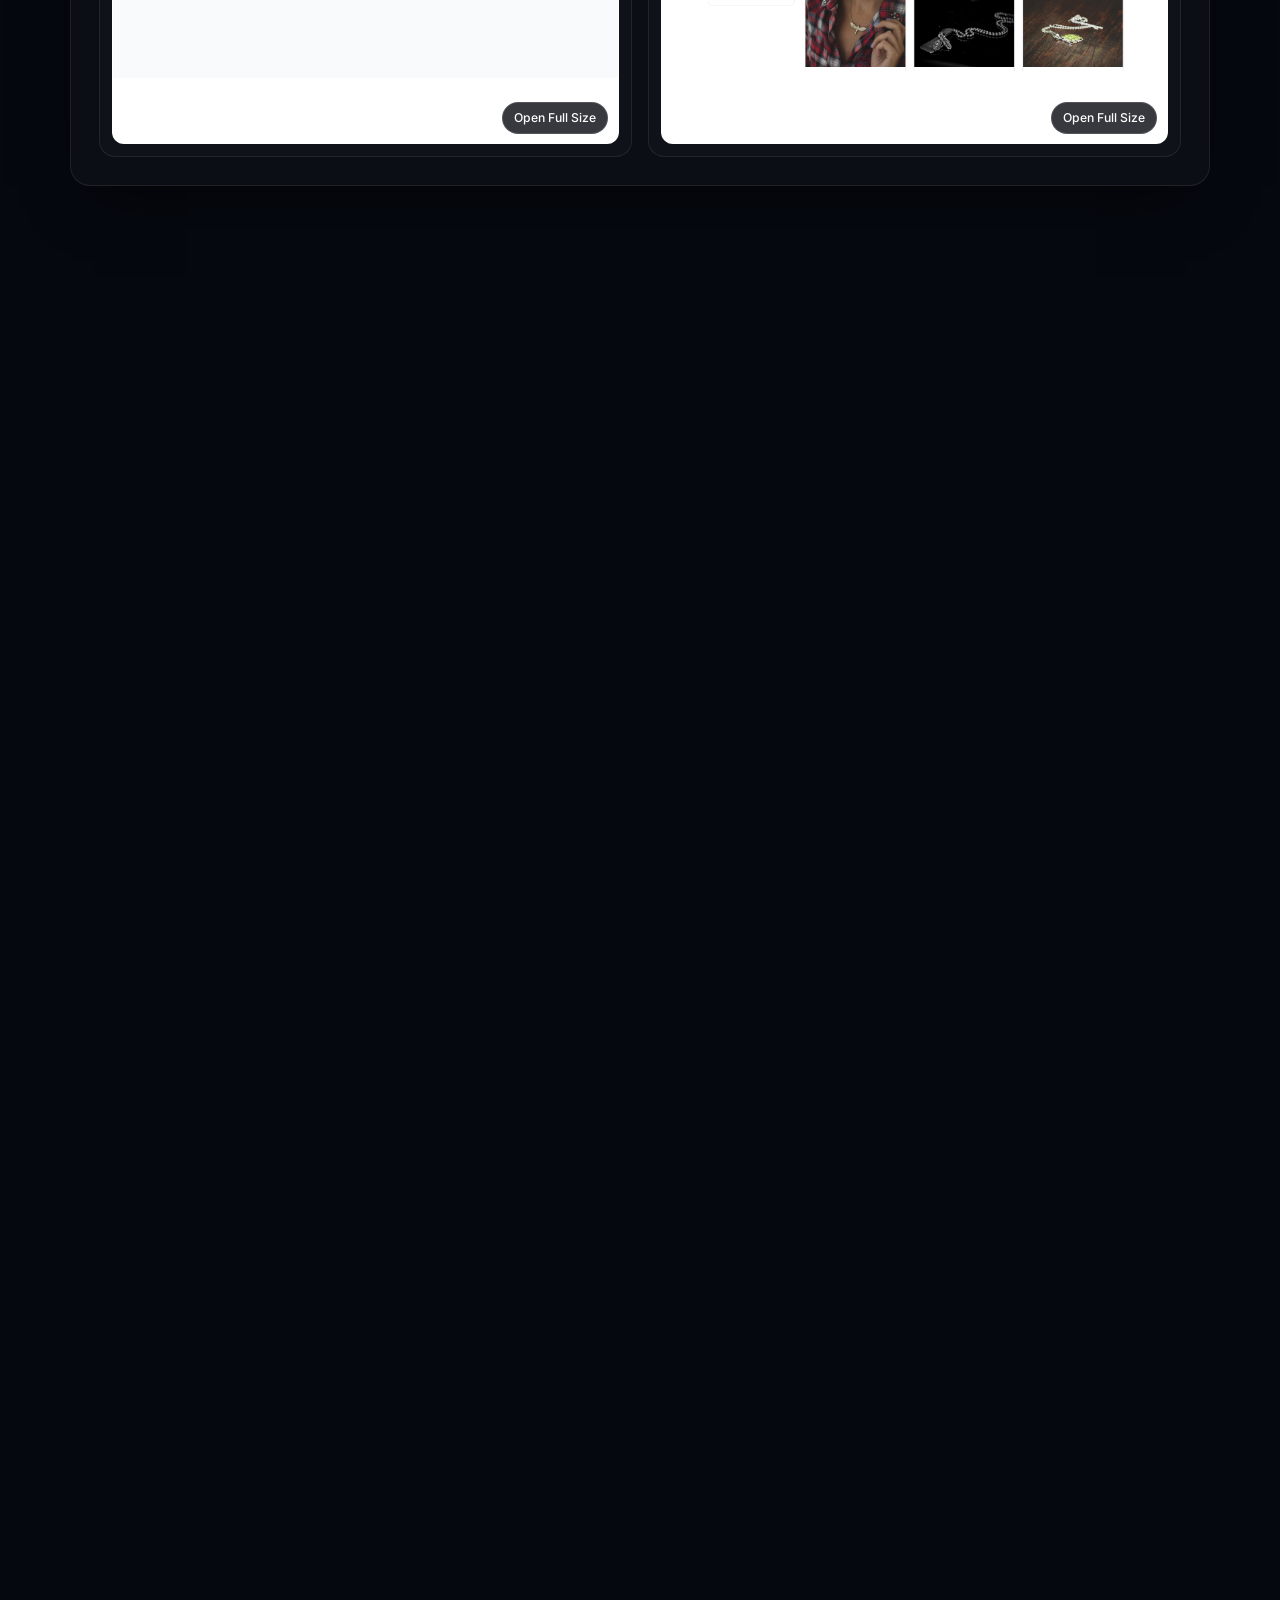
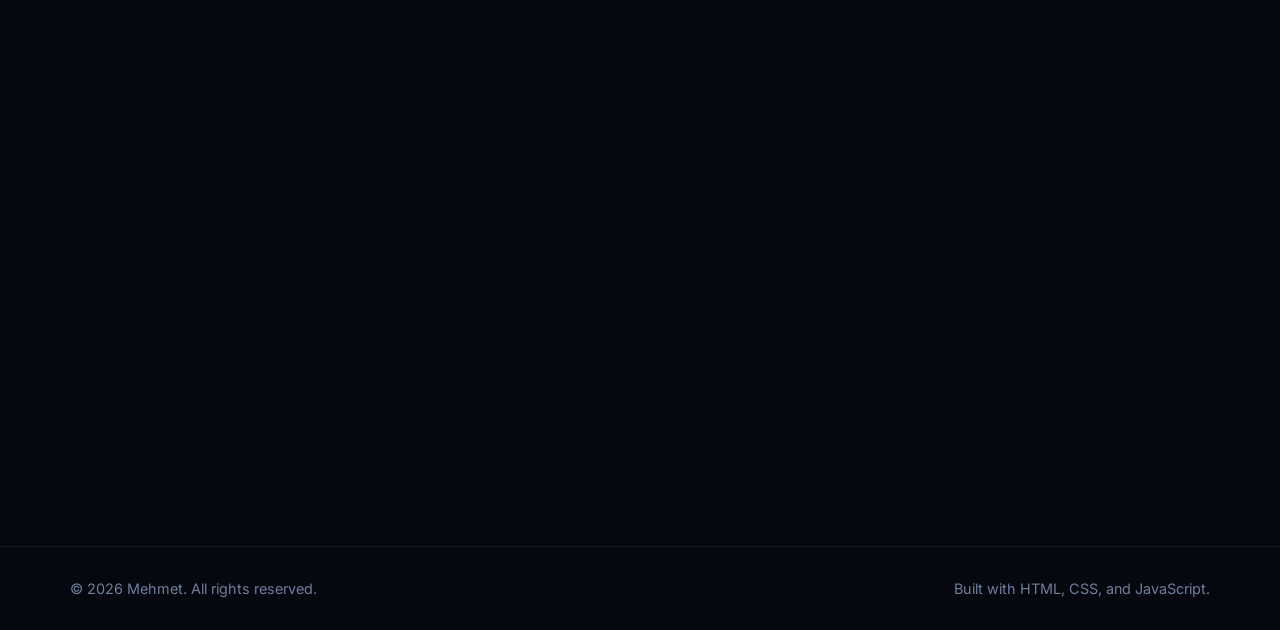
<file: project-additional-2.html>
<!doctype html>
<html lang="en">
  <head>
    <meta charset="UTF-8" />
    <meta name="viewport" content="width=device-width, initial-scale=1.0" />
    <title>Mehmet | Rozana Spark</title>
    <meta
      name="description"
      content="Rozana Spark — a full-stack inventory and e-commerce management platform built with Laravel 12, Livewire Flux, and Laravel Fortify."
    />
    <style>
      html,
      body {
        margin: 0;
        background: #060b16;
        color: #e8f1ff;
      }
      .page-section > section {
        margin-bottom: 1.2rem;
      }
    </style>
    <link rel="preconnect" href="https://fonts.googleapis.com" />
    <link rel="preconnect" href="https://fonts.gstatic.com" crossorigin />
    <link
      rel="stylesheet"
      href="https://fonts.googleapis.com/css2?family=Inter:wght@400;500;600;700&family=Space+Grotesk:wght@500;600;700&display=swap"
    />
    <link rel="stylesheet" href="css/style.css" />
  </head>
  <body data-page="projects">
    <header class="site-header">
      <nav class="nav container" aria-label="Primary navigation">
        <a class="brand" href="index.html">Mehmet</a>
        <button class="menu-toggle" type="button" aria-expanded="false" aria-controls="nav-links">
          Menu
        </button>
        <ul class="nav-links" id="nav-links">
          <li><a href="index.html">Home</a></li>
          <li><a href="about.html">About Me</a></li>
          <li><a class="active" href="projects.html">Projects</a></li>
          <li><a href="cv.html">CV</a></li>
        </ul>
      </nav>
    </header>

    <main class="container page-section">

      <!-- Hero -->
      <section class="page-hero">
        <p class="section-kicker">Additional Project</p>
        <h1>Rozana Spark Website</h1>
        <p>
          A full-stack inventory and e-commerce management platform built solo with Laravel 12 and
          Livewire — combining an admin panel for inventory, orders, sales, and financial tracking
          with a customer-facing webshop.
        </p>
        <p class="subheading">
          <a class="btn" href="https://rozana.rozanaspark.be" target="_blank" rel="noopener noreferrer">View Live Site</a>
        </p>
      </section>

      <!-- Tech stack chips -->
      <section class="panel">
        <h2>Technology Stack</h2>
        <div class="chip-wrap" style="margin-top:0.7rem;">
          <span class="chip">Laravel 12</span>
          <span class="chip">Livewire Volt</span>
          <span class="chip">Livewire Flux</span>
          <span class="chip">Laravel Fortify</span>
          <span class="chip">SQLite</span>
          <span class="chip">Pest (Testing)</span>
          <span class="chip">Intervention Image</span>
          <span class="chip">PHP 8.3</span>
          <span class="chip">TailwindCSS</span>
        </div>
      </section>

      <!-- Context -->
      <section class="panel">
        <h2>Context &amp; Background</h2>
        <p>
          Rozana Spark is a decorative items business that needed a centralized digital platform to
          replace manual stock tracking and scattered sales records. The goal was to build a
          single system where the business owner could manage the full lifecycle of a product —
          from supplier order through to final sale — while also giving customers a webshop to
          browse and purchase items directly.
        </p>
        <p style="margin-top:0.85rem;">
          I built the entire platform solo, designing the database architecture, implementing
          all business logic, and delivering both the admin panel and the customer-facing webshop
          as a unified Laravel application.
        </p>
      </section>

      <!-- Screenshots -->
      <section class="panel">
        <h2>Screenshots</h2>
        <div class="diagram-grid">
          <figure class="diagram-card">
            <figcaption>Admin Dashboard</figcaption>
            <a
              class="diagram-link diagram-link-wide"
              href="assets/images/rozana-admin-dashboard.png"
              target="_blank"
              rel="noopener noreferrer"
              aria-label="Open admin dashboard screenshot in full size"
            >
              <img
                src="assets/images/rozana-admin-dashboard.png"
                alt="Rozana Spark admin dashboard"
              />
              <span class="diagram-zoom">Open Full Size</span>
            </a>
          </figure>

          <figure class="diagram-card">
            <figcaption>Inventory — Item Management</figcaption>
            <a
              class="diagram-link diagram-link-wide"
              href="assets/images/rozana-items.png"
              target="_blank"
              rel="noopener noreferrer"
              aria-label="Open item management screenshot in full size"
            >
              <img
                src="assets/images/rozana-items.png"
                alt="Rozana Spark item list with filters"
              />
              <span class="diagram-zoom">Open Full Size</span>
            </a>
          </figure>

          <figure class="diagram-card">
            <figcaption>Finance Summary</figcaption>
            <a
              class="diagram-link diagram-link-wide"
              href="assets/images/rozana-finance.png"
              target="_blank"
              rel="noopener noreferrer"
              aria-label="Open finance summary screenshot in full size"
            >
              <img
                src="assets/images/rozana-finance.png"
                alt="Rozana Spark monthly finance summary"
              />
              <span class="diagram-zoom">Open Full Size</span>
            </a>
          </figure>

          <figure class="diagram-card">
            <figcaption>Customer Webshop</figcaption>
            <a
              class="diagram-link diagram-link-wide"
              href="assets/images/rozana-webshop.png"
              target="_blank"
              rel="noopener noreferrer"
              aria-label="Open webshop screenshot in full size"
            >
              <img
                src="assets/images/rozana-webshop.png"
                alt="Rozana Spark customer-facing webshop"
              />
              <span class="diagram-zoom">Open Full Size</span>
            </a>
          </figure>
        </div>
      </section>

      <!-- Demo credentials -->
      <section class="panel">
        <h2>Try It Yourself</h2>
        <p>
          The live site is open to explore. Log in with the admin account to access the full
          admin panel — inventory, orders, sales, finance, and settings.
        </p>
        <div style="margin-top:0.9rem; display:flex; flex-direction:column; gap:0.4rem;">
          <p style="margin:0;"><strong>Admin login:</strong></p>
          <p style="margin:0;">Email: <code>admin@example.com</code></p>
          <p style="margin:0;">Password: <code>admin</code></p>
        </div>
      </section>

      <!-- Realisations -->
      <section class="panel">
        <h2>Realisations</h2>
        <p>The delivered platform covers the following implemented modules:</p>
        <ul class="clean-list" style="margin-top:0.7rem;">
          <li>
            <strong>Authentication &amp; Security:</strong> Full login system with two-factor
            authentication (2FA) via Laravel Fortify, email verification, password recovery,
            and rate-limited login (5 attempts per minute).
          </li>
          <li>
            <strong>Role-Based Access Control:</strong> Binary admin/user distinction enforced
            via custom <code>EnsureUserIsAdmin</code> middleware protecting all
            <code>/admin/*</code> routes.
          </li>
          <li>
            <strong>Inventory Management:</strong> Full CRUD for items with photo upload,
            quantity tracking, and categorization by color, type, supplier, and materials
            (many-to-many). Filter and search across all attributes with a reusable
            Livewire filter component.
          </li>
          <li>
            <strong>Supplier Order Tracking:</strong> Create and manage supplier purchase
            orders. Marking an order as "arrived" automatically creates a new item or
            increments the existing item's stock count, and triggers a financial summary sync.
          </li>
          <li>
            <strong>Sales Management:</strong> Record and manage completed sales. Deleting a
            sale rolls back the item's inventory count automatically. Monthly revenue and
            sale count summaries update in real time.
          </li>
          <li>
            <strong>Expense Tracking:</strong> Log business expenses by month and year,
            factored into the monthly financial calculations.
          </li>
          <li>
            <strong>Finance Summary Engine:</strong> A <code>FinanceSummaryService</code>
            automatically calculates monthly profit as total sales minus expenses and order
            costs — synced on every relevant create, update, or delete action.
          </li>
          <li>
            <strong>Master Data Management:</strong> A generic <code>CrudManager</code>
            Livewire component handles CRUD for all lookup tables (colors, types, materials,
            suppliers) from a single reusable implementation.
          </li>
          <li>
            <strong>Customer Webshop:</strong> A public-facing product listing with filters
            by type, color, and material, a shopping cart (one cart per user), and real-time
            cart count updates via Livewire events.
          </li>
          <li>
            <strong>Image Handling:</strong> Item photo upload and storage via Laravel
            Storage, with Intervention Image for image processing.
          </li>
          <li>
            <strong>Settings Management:</strong> A key-value settings store with an admin
            UI for application-wide configuration.
          </li>
          <li>
            <strong>Automated Testing:</strong> A Pest test suite covering authentication
            flows, admin access control, and core business logic.
          </li>
        </ul>
      </section>

      <!-- Hard / Soft skills -->
      <section class="split-grid">
        <article class="panel">
          <h2>What I Learned — Hard Skills</h2>
          <ul class="clean-list">
            <li>Full-stack Laravel development (MVC, Eloquent ORM, migrations, factories, seeders)</li>
            <li>Livewire Volt &amp; Livewire Flux (reactive single-file components)</li>
            <li>Two-factor authentication with Laravel Fortify</li>
            <li>Role-based middleware and route protection</li>
            <li>Building generic CRUD components reusable across multiple entities</li>
            <li>Service-oriented business logic (FinanceSummaryService, CostCalculationService)</li>
            <li>Image upload and storage with Intervention Image</li>
            <li>Many-to-many relationships with pivot tables (item–material, order–material)</li>
            <li>Automated feature testing with Pest</li>
          </ul>
        </article>

        <article class="panel">
          <h2>What I Learned — Soft Skills</h2>
          <ul class="clean-list">
            <li>Translating real business needs into a database and application architecture</li>
            <li>Solo project ownership — making every architectural decision independently</li>
            <li>Designing for two distinct audiences (admin vs. customer) in a single application</li>
            <li>Keeping code DRY and maintainable across a growing feature set</li>
            <li>Iterative development — building, testing, and refining sprint by sprint</li>
          </ul>
        </article>
      </section>

      <!-- My Role -->
      <section class="panel">
        <h2>My Role</h2>
        <p>
          I designed and built this entire platform solo — from the initial database schema through
          to production deployment. Every module, from the financial summary engine to the
          customer webshop cart, was designed, implemented, and tested by me. This project gave me
          end-to-end ownership of a real-world application serving an actual business.
        </p>
        <div style="margin-top:1rem;">
          <a class="btn btn-ghost" href="projects.html">Back to Projects</a>
        </div>
      </section>

    </main>

    <footer class="site-footer">
      <div class="container footer-content">
        <p>&copy; 2026 Mehmet. All rights reserved.</p>
        <p>Built with HTML, CSS, and JavaScript.</p>
      </div>
    </footer>

    <script src="js/script.js"></script>
  </body>
</html>
</file>
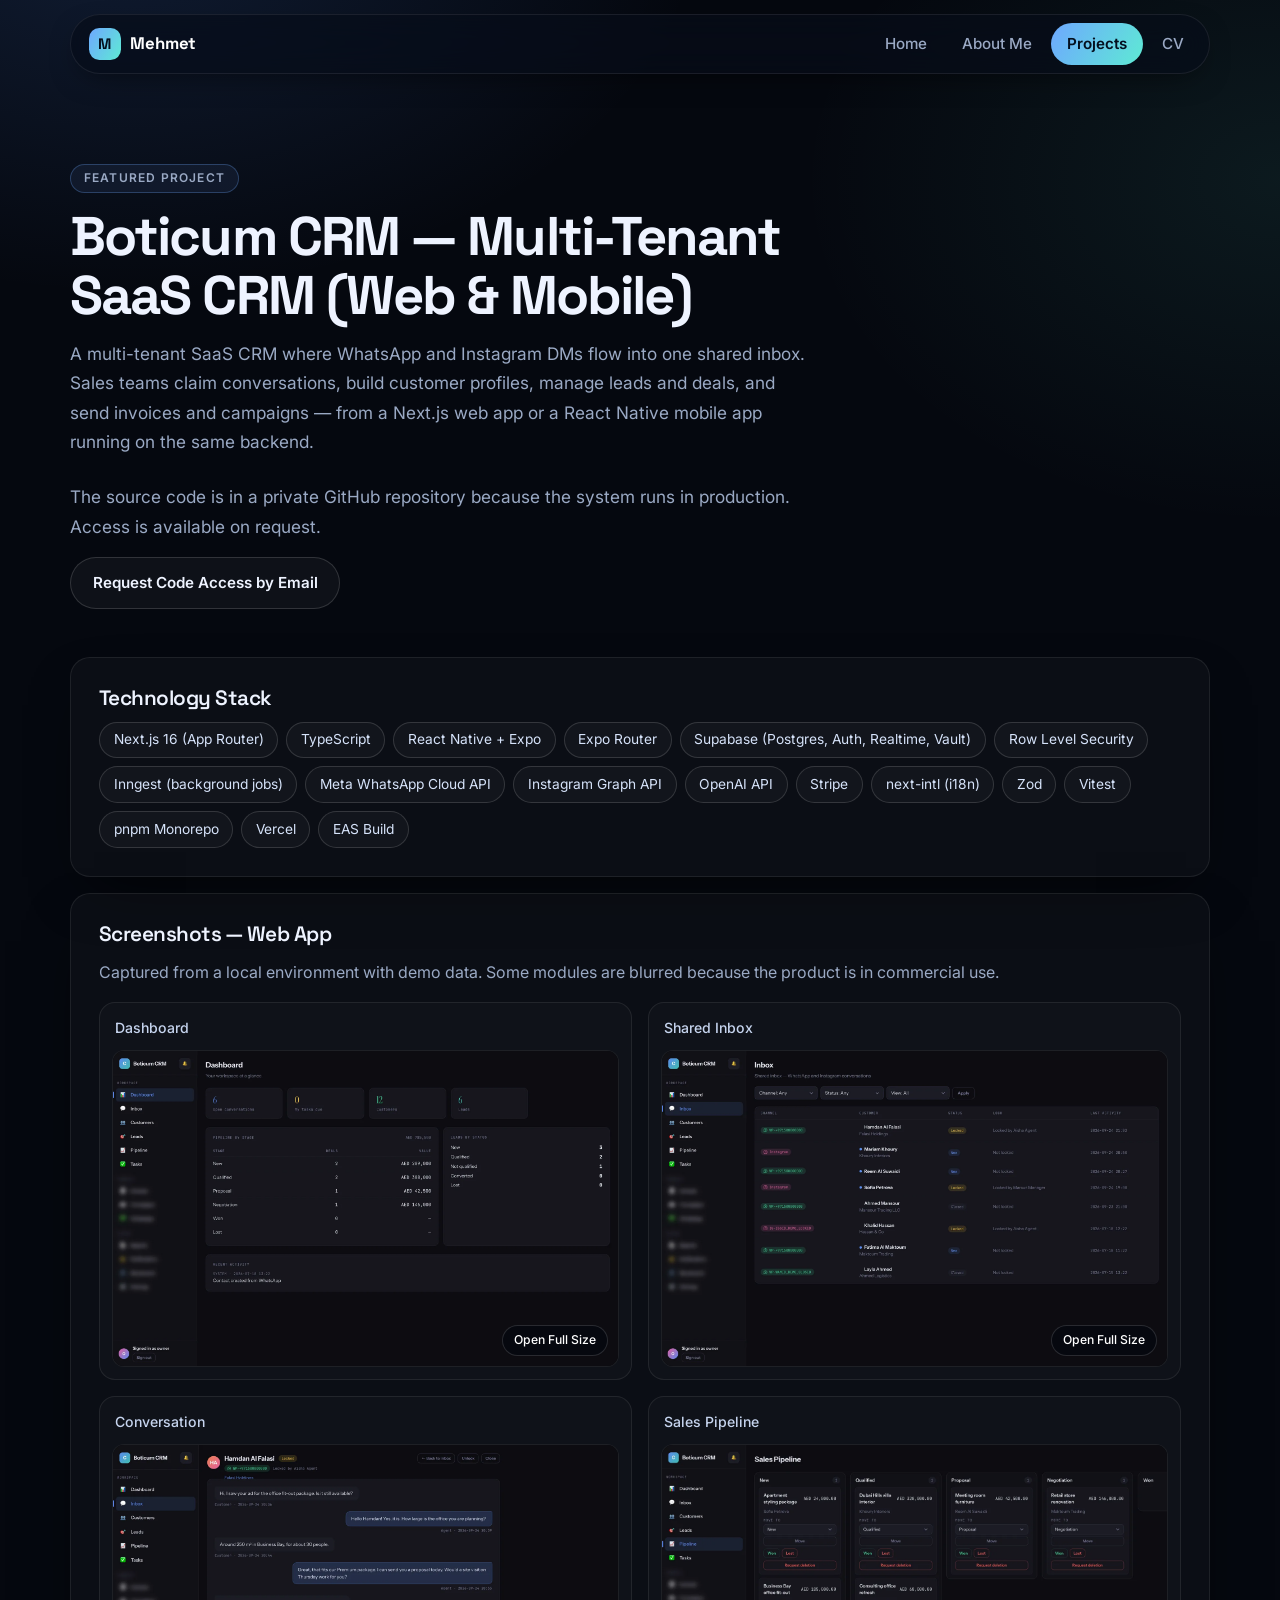
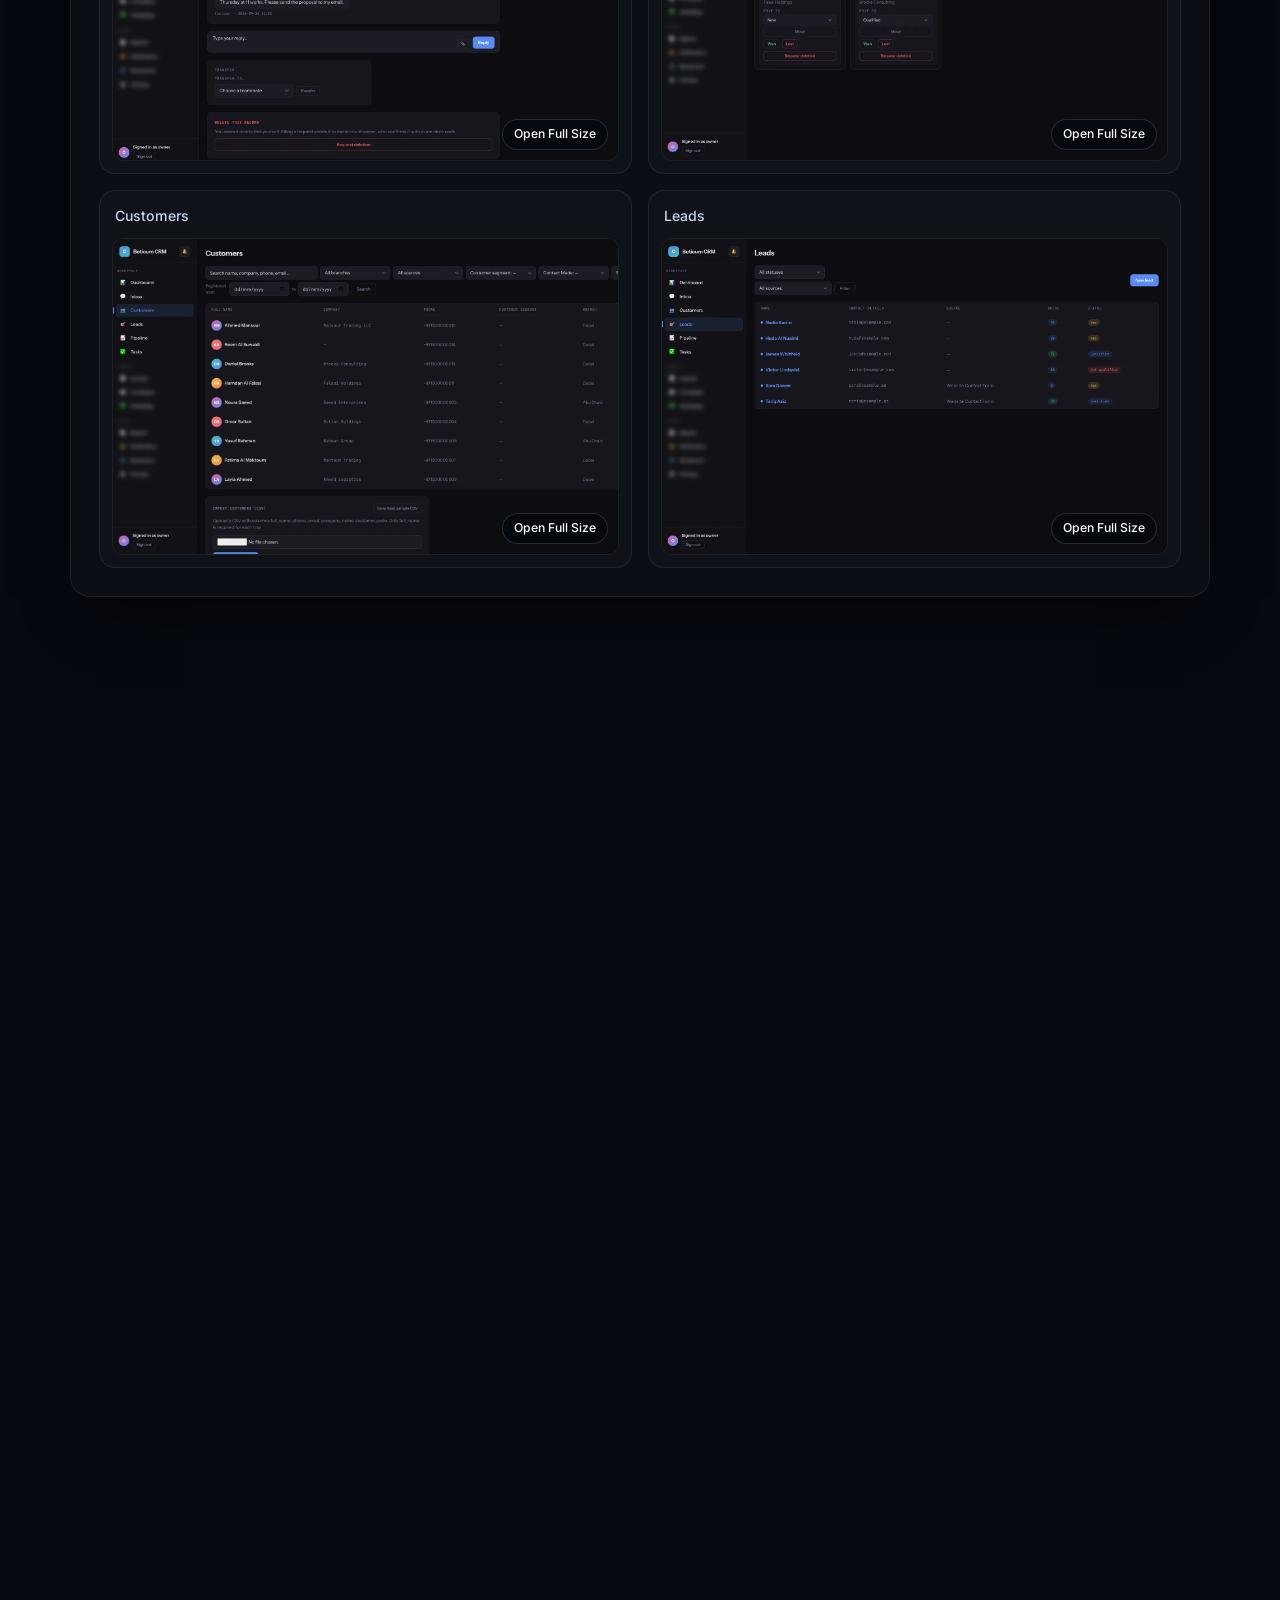
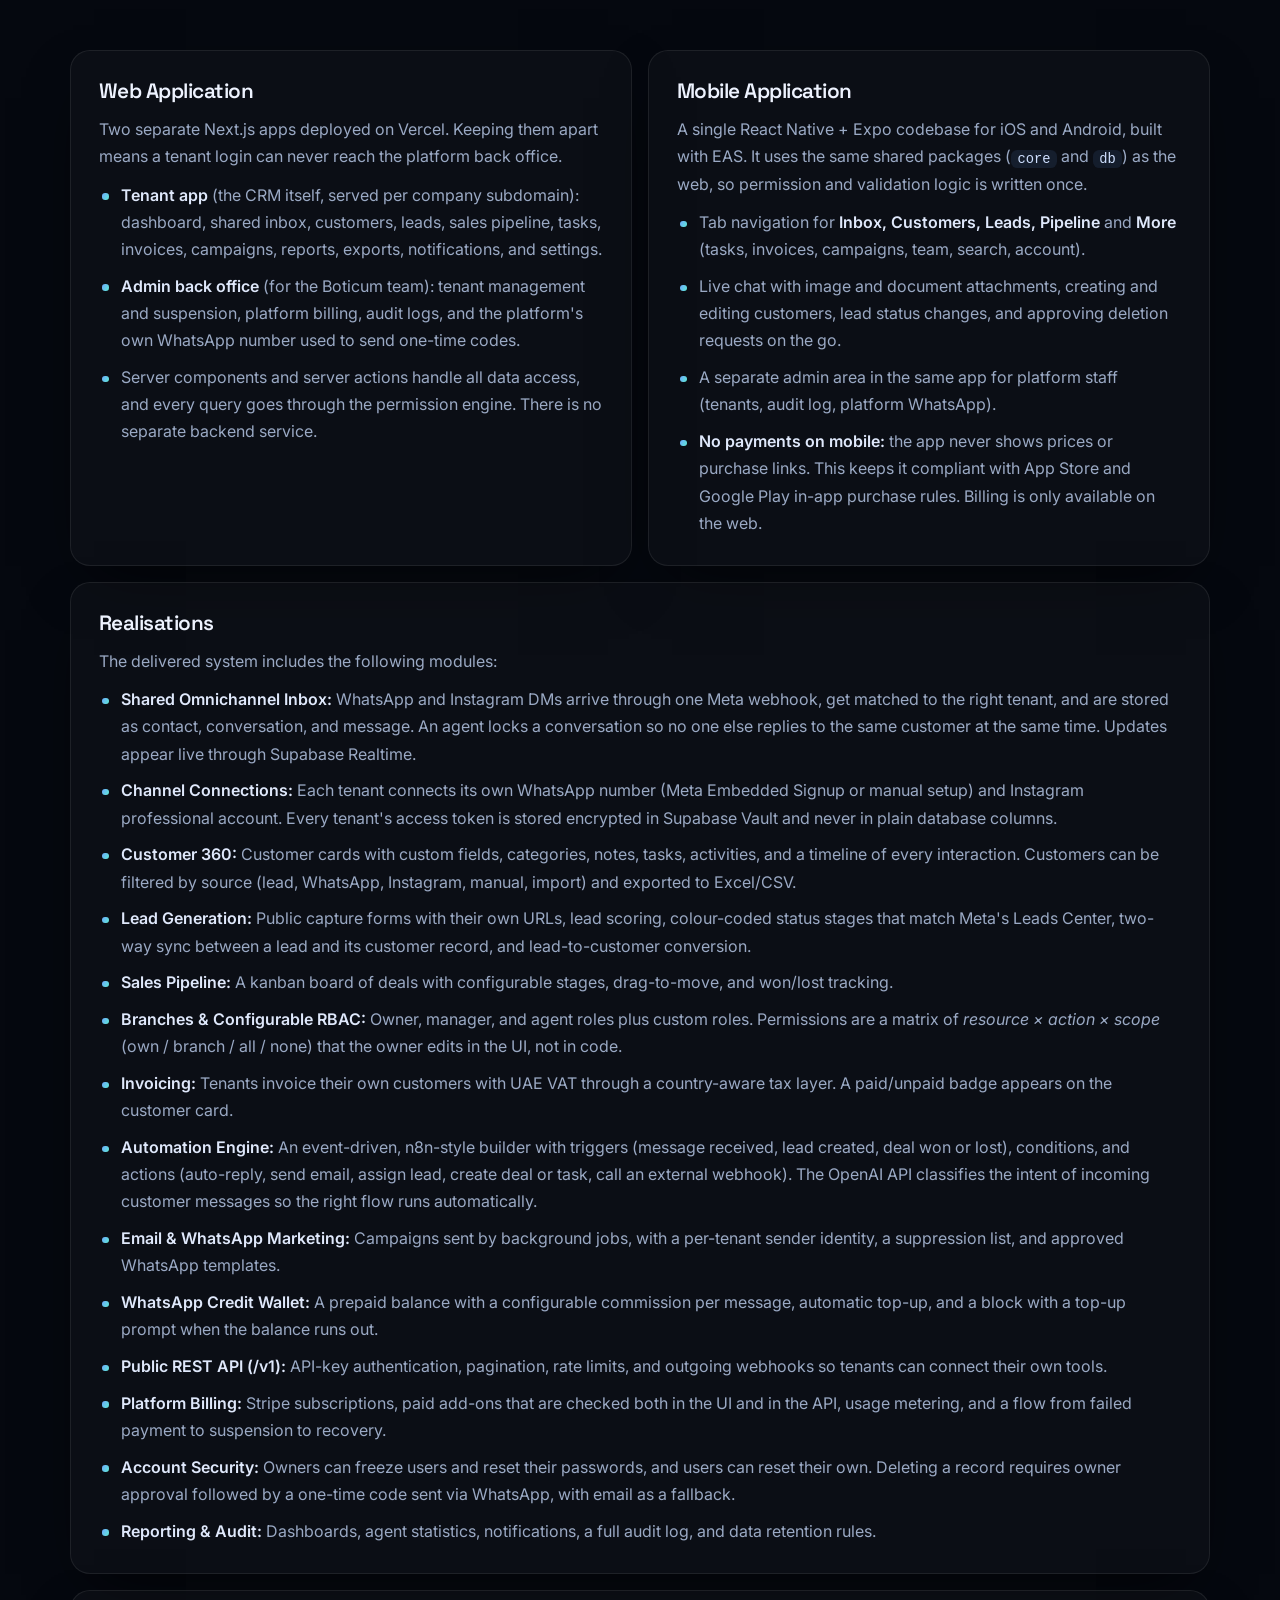
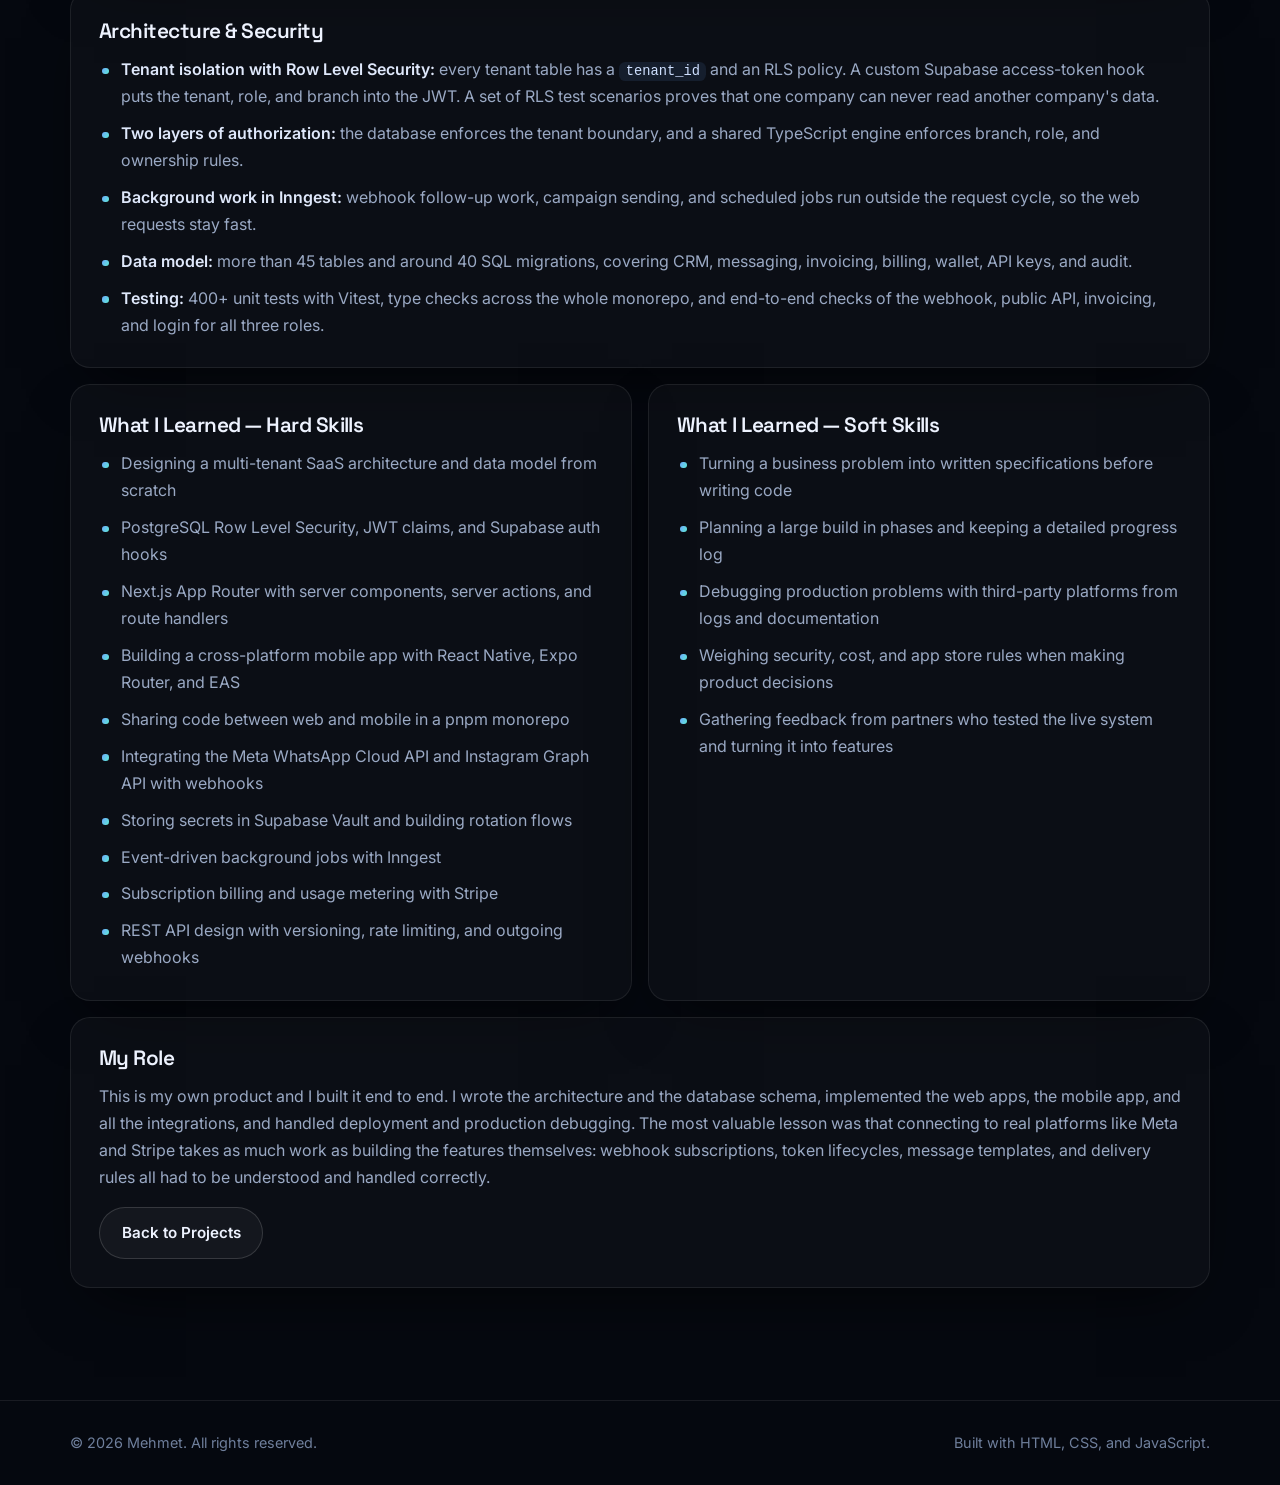
<file: project-crm.html>
<!doctype html>
<html lang="en">
  <head>
    <meta charset="UTF-8" />
    <meta name="viewport" content="width=device-width, initial-scale=1.0" />
    <title>Mehmet | Boticum CRM</title>
    <meta
      name="description"
      content="Boticum CRM — a multi-tenant SaaS CRM with a shared WhatsApp and Instagram inbox, built with Next.js, Supabase, and a React Native + Expo mobile app."
    />
    <style>
      html,
      body {
        margin: 0;
        background: #060b16;
        color: #e8f1ff;
      }
      .page-section > section {
        margin-bottom: 1.2rem;
      }
    </style>
    <link rel="preconnect" href="https://fonts.googleapis.com" />
    <link rel="preconnect" href="https://fonts.gstatic.com" crossorigin />
    <link
      rel="stylesheet"
      href="https://fonts.googleapis.com/css2?family=Inter:wght@400;500;600;700&family=Space+Grotesk:wght@500;600;700&display=swap"
    />
    <link rel="stylesheet" href="css/style.css" />
  </head>
  <body data-page="projects">
    <header class="site-header">
      <nav class="nav container" aria-label="Primary navigation">
        <a class="brand" href="index.html">Mehmet</a>
        <button class="menu-toggle" type="button" aria-expanded="false" aria-controls="nav-links">
          Menu
        </button>
        <ul class="nav-links" id="nav-links">
          <li><a href="index.html">Home</a></li>
          <li><a href="about.html">About Me</a></li>
          <li><a class="active" href="projects.html">Projects</a></li>
          <li><a href="cv.html">CV</a></li>
        </ul>
      </nav>
    </header>

    <main class="container page-section">

      <!-- Hero -->
      <section class="page-hero">
        <p class="section-kicker">Featured Project</p>
        <h1>Boticum CRM — Multi-Tenant SaaS CRM (Web &amp; Mobile)</h1>
        <p>
          A multi-tenant SaaS CRM where WhatsApp and Instagram DMs flow into one shared inbox.
          Sales teams claim conversations, build customer profiles, manage leads and deals, and
          send invoices and campaigns — from a Next.js web app or a React Native mobile app
          running on the same backend.
        </p>
        <p class="subheading">
          The source code is in a private GitHub repository because the system runs in production.
          Access is available on request.
        </p>
        <p style="margin-top:1rem;">
          <a class="btn btn-ghost" href="mailto:mhmt.23.ali@gmail.com?subject=Boticum%20CRM%20code%20access">Request Code Access by Email</a>
        </p>
      </section>

      <!-- Tech stack chips -->
      <section class="panel">
        <h2>Technology Stack</h2>
        <div class="chip-wrap" style="margin-top:0.7rem;">
          <span class="chip">Next.js 16 (App Router)</span>
          <span class="chip">TypeScript</span>
          <span class="chip">React Native + Expo</span>
          <span class="chip">Expo Router</span>
          <span class="chip">Supabase (Postgres, Auth, Realtime, Vault)</span>
          <span class="chip">Row Level Security</span>
          <span class="chip">Inngest (background jobs)</span>
          <span class="chip">Meta WhatsApp Cloud API</span>
          <span class="chip">Instagram Graph API</span>
          <span class="chip">OpenAI API</span>
          <span class="chip">Stripe</span>
          <span class="chip">next-intl (i18n)</span>
          <span class="chip">Zod</span>
          <span class="chip">Vitest</span>
          <span class="chip">pnpm Monorepo</span>
          <span class="chip">Vercel</span>
          <span class="chip">EAS Build</span>
        </div>
      </section>

      <!-- Screenshots -->
      <section class="panel">
        <h2>Screenshots — Web App</h2>
        <p>
          Captured from a local environment with demo data. Some modules are blurred because the
          product is in commercial use.
        </p>
        <div class="diagram-grid">
          <figure class="diagram-card">
            <figcaption>Dashboard</figcaption>
            <a class="diagram-link diagram-link-shot" href="assets/images/boticum/web-dashboard.webp" target="_blank" rel="noopener noreferrer" aria-label="Open dashboard screenshot in full size">
              <img src="assets/images/boticum/web-dashboard.webp" alt="Boticum CRM web app — Dashboard with pipeline value and lead status overview" loading="lazy" />
              <span class="diagram-zoom">Open Full Size</span>
            </a>
          </figure>
          <figure class="diagram-card">
            <figcaption>Shared Inbox</figcaption>
            <a class="diagram-link diagram-link-shot" href="assets/images/boticum/web-inbox-list.webp" target="_blank" rel="noopener noreferrer" aria-label="Open shared inbox screenshot in full size">
              <img src="assets/images/boticum/web-inbox-list.webp" alt="Boticum CRM web app — Shared inbox with WhatsApp and Instagram conversations" loading="lazy" />
              <span class="diagram-zoom">Open Full Size</span>
            </a>
          </figure>
          <figure class="diagram-card">
            <figcaption>Conversation</figcaption>
            <a class="diagram-link diagram-link-shot" href="assets/images/boticum/web-inbox.webp" target="_blank" rel="noopener noreferrer" aria-label="Open conversation screenshot in full size">
              <img src="assets/images/boticum/web-inbox.webp" alt="Boticum CRM web app — A locked WhatsApp conversation with a customer" loading="lazy" />
              <span class="diagram-zoom">Open Full Size</span>
            </a>
          </figure>
          <figure class="diagram-card">
            <figcaption>Sales Pipeline</figcaption>
            <a class="diagram-link diagram-link-shot" href="assets/images/boticum/web-pipeline.webp" target="_blank" rel="noopener noreferrer" aria-label="Open sales pipeline screenshot in full size">
              <img src="assets/images/boticum/web-pipeline.webp" alt="Boticum CRM web app — Sales pipeline board with deals per stage" loading="lazy" />
              <span class="diagram-zoom">Open Full Size</span>
            </a>
          </figure>
          <figure class="diagram-card">
            <figcaption>Customers</figcaption>
            <a class="diagram-link diagram-link-shot" href="assets/images/boticum/web-customers.webp" target="_blank" rel="noopener noreferrer" aria-label="Open customers screenshot in full size">
              <img src="assets/images/boticum/web-customers.webp" alt="Boticum CRM web app — Customer list with filters and CSV export" loading="lazy" />
              <span class="diagram-zoom">Open Full Size</span>
            </a>
          </figure>
          <figure class="diagram-card">
            <figcaption>Leads</figcaption>
            <a class="diagram-link diagram-link-shot" href="assets/images/boticum/web-leads.webp" target="_blank" rel="noopener noreferrer" aria-label="Open leads screenshot in full size">
              <img src="assets/images/boticum/web-leads.webp" alt="Boticum CRM web app — Lead list with scores and colour-coded statuses" loading="lazy" />
              <span class="diagram-zoom">Open Full Size</span>
            </a>
          </figure>
        </div>
      </section>

      <section class="panel">
        <h2>Screenshots — Mobile App (iOS)</h2>
        <p>The React Native app running on an iPhone simulator, connected to the same backend.</p>
        <div class="phone-grid">
          <figure class="phone-shot">
            <a href="assets/images/boticum/mobile-inbox.webp" target="_blank" rel="noopener noreferrer" aria-label="Open mobile inbox screenshot in full size">
              <img src="assets/images/boticum/mobile-inbox.webp" alt="Boticum CRM mobile app — Inbox" loading="lazy" />
            </a>
            <figcaption>Inbox</figcaption>
          </figure>
          <figure class="phone-shot">
            <a href="assets/images/boticum/mobile-chat.webp" target="_blank" rel="noopener noreferrer" aria-label="Open mobile conversation screenshot in full size">
              <img src="assets/images/boticum/mobile-chat.webp" alt="Boticum CRM mobile app — Conversation" loading="lazy" />
            </a>
            <figcaption>Conversation</figcaption>
          </figure>
          <figure class="phone-shot">
            <a href="assets/images/boticum/mobile-customers.webp" target="_blank" rel="noopener noreferrer" aria-label="Open mobile customers screenshot in full size">
              <img src="assets/images/boticum/mobile-customers.webp" alt="Boticum CRM mobile app — Customers" loading="lazy" />
            </a>
            <figcaption>Customers</figcaption>
          </figure>
          <figure class="phone-shot">
            <a href="assets/images/boticum/mobile-pipeline.webp" target="_blank" rel="noopener noreferrer" aria-label="Open mobile pipeline screenshot in full size">
              <img src="assets/images/boticum/mobile-pipeline.webp" alt="Boticum CRM mobile app — Pipeline" loading="lazy" />
            </a>
            <figcaption>Pipeline</figcaption>
          </figure>
          <figure class="phone-shot">
            <a href="assets/images/boticum/mobile-leads.webp" target="_blank" rel="noopener noreferrer" aria-label="Open mobile leads screenshot in full size">
              <img src="assets/images/boticum/mobile-leads.webp" alt="Boticum CRM mobile app — Leads" loading="lazy" />
            </a>
            <figcaption>Leads</figcaption>
          </figure>
        </div>
      </section>

      <!-- Context -->
      <section class="panel">
        <h2>Context &amp; Background</h2>
        <p>
          Small and mid-sized businesses in the UAE sell mostly through WhatsApp and Instagram.
          In practice this means several salespeople replying from one shared phone, customers
          getting answered twice (or not at all), and no record of who talked to whom. Boticum
          CRM was built to fix that: every message arrives in a shared inbox, one agent locks
          the conversation, and everything the team learns about the customer is saved on a
          single customer card.
        </p>
        <p style="margin-top:0.85rem;">
          It is a SaaS product, so many companies (tenants) use the same system while their data
          stays fully separated. Each company can have branches, and the owner decides what
          managers and agents are allowed to see and do. Its first market is Dubai, but the
          product was designed from the start so that language, currency, and tax rules can be
          configured per country.
        </p>
        <p style="margin-top:0.85rem;">
          I started with the architecture: locked design decisions, around 40 use cases, an ERD,
          and a security model. I then built the system in seven phases. The web apps and the
          database run in production, and a real WhatsApp Business number already receives and
          sends messages through the live system.
        </p>
      </section>

      <!-- Platforms -->
      <section class="split-grid">
        <article class="panel">
          <h2>Web Application</h2>
          <p>
            Two separate Next.js apps deployed on Vercel. Keeping them apart means a tenant login
            can never reach the platform back office.
          </p>
          <ul class="clean-list" style="margin-top:0.7rem;">
            <li>
              <strong>Tenant app</strong> (the CRM itself, served per company subdomain): dashboard,
              shared inbox, customers, leads, sales pipeline, tasks, invoices, campaigns,
              reports, exports, notifications, and settings.
            </li>
            <li>
              <strong>Admin back office</strong> (for the Boticum team): tenant management and
              suspension, platform billing, audit logs, and the platform's own WhatsApp number
              used to send one-time codes.
            </li>
            <li>
              Server components and server actions handle all data access, and every query goes
              through the permission engine. There is no separate backend service.
            </li>
          </ul>
        </article>

        <article class="panel">
          <h2>Mobile Application</h2>
          <p>
            A single React Native + Expo codebase for iOS and Android, built with EAS. It uses
            the same shared packages (<code>core</code> and <code>db</code>) as the web, so
            permission and validation logic is written once.
          </p>
          <ul class="clean-list" style="margin-top:0.7rem;">
            <li>
              Tab navigation for <strong>Inbox, Customers, Leads, Pipeline</strong> and
              <strong>More</strong> (tasks, invoices, campaigns, team, search, account).
            </li>
            <li>
              Live chat with image and document attachments, creating and editing customers, lead
              status changes, and approving deletion requests on the go.
            </li>
            <li>
              A separate admin area in the same app for platform staff (tenants, audit log,
              platform WhatsApp).
            </li>
            <li>
              <strong>No payments on mobile:</strong> the app never shows prices or purchase
              links. This keeps it compliant with App Store and Google Play in-app purchase rules.
              Billing is only available on the web.
            </li>
          </ul>
        </article>
      </section>

      <!-- Realisations -->
      <section class="panel">
        <h2>Realisations</h2>
        <p>The delivered system includes the following modules:</p>
        <ul class="clean-list" style="margin-top:0.7rem;">
          <li>
            <strong>Shared Omnichannel Inbox:</strong> WhatsApp and Instagram DMs arrive through
            one Meta webhook, get matched to the right tenant, and are stored as contact,
            conversation, and message. An agent locks a conversation so no one else replies to
            the same customer at the same time. Updates appear live through Supabase Realtime.
          </li>
          <li>
            <strong>Channel Connections:</strong> Each tenant connects its own WhatsApp number
            (Meta Embedded Signup or manual setup) and Instagram professional account. Every
            tenant's access token is stored encrypted in Supabase Vault and never in plain
            database columns.
          </li>
          <li>
            <strong>Customer 360:</strong> Customer cards with custom fields, categories, notes,
            tasks, activities, and a timeline of every interaction. Customers can be filtered by
            source (lead, WhatsApp, Instagram, manual, import) and exported to Excel/CSV.
          </li>
          <li>
            <strong>Lead Generation:</strong> Public capture forms with their own URLs, lead
            scoring, colour-coded status stages that match Meta's Leads Center, two-way sync
            between a lead and its customer record, and lead-to-customer conversion.
          </li>
          <li>
            <strong>Sales Pipeline:</strong> A kanban board of deals with configurable stages,
            drag-to-move, and won/lost tracking.
          </li>
          <li>
            <strong>Branches &amp; Configurable RBAC:</strong> Owner, manager, and agent roles
            plus custom roles. Permissions are a matrix of <em>resource × action × scope</em>
            (own / branch / all / none) that the owner edits in the UI, not in code.
          </li>
          <li>
            <strong>Invoicing:</strong> Tenants invoice their own customers with UAE VAT through a
            country-aware tax layer. A paid/unpaid badge appears on the customer card.
          </li>
          <li>
            <strong>Automation Engine:</strong> An event-driven, n8n-style builder with triggers
            (message received, lead created, deal won or lost), conditions, and actions (auto-reply,
            send email, assign lead, create deal or task, call an external webhook). The OpenAI API
            classifies the intent of incoming customer messages so the right flow runs
            automatically.
          </li>
          <li>
            <strong>Email &amp; WhatsApp Marketing:</strong> Campaigns sent by background jobs,
            with a per-tenant sender identity, a suppression list, and approved WhatsApp templates.
          </li>
          <li>
            <strong>WhatsApp Credit Wallet:</strong> A prepaid balance with a configurable
            commission per message, automatic top-up, and a block with a top-up prompt when the
            balance runs out.
          </li>
          <li>
            <strong>Public REST API (/v1):</strong> API-key authentication, pagination, rate
            limits, and outgoing webhooks so tenants can connect their own tools.
          </li>
          <li>
            <strong>Platform Billing:</strong> Stripe subscriptions, paid add-ons that are
            checked both in the UI and in the API, usage metering, and a flow from failed payment
            to suspension to recovery.
          </li>
          <li>
            <strong>Account Security:</strong> Owners can freeze users and reset their passwords,
            and users can reset their own. Deleting a record requires owner approval followed by a
            one-time code sent via WhatsApp, with email as a fallback.
          </li>
          <li>
            <strong>Reporting &amp; Audit:</strong> Dashboards, agent statistics, notifications,
            a full audit log, and data retention rules.
          </li>
        </ul>
      </section>

      <!-- Architecture -->
      <section class="panel">
        <h2>Architecture &amp; Security</h2>
        <ul class="clean-list">
          <li>
            <strong>Tenant isolation with Row Level Security:</strong> every tenant table has a
            <code>tenant_id</code> and an RLS policy. A custom Supabase access-token hook puts
            the tenant, role, and branch into the JWT. A set of RLS test scenarios proves that
            one company can never read another company's data.
          </li>
          <li>
            <strong>Two layers of authorization:</strong> the database enforces the tenant
            boundary, and a shared TypeScript engine enforces branch, role, and ownership rules.
          </li>
          <li>
            <strong>Background work in Inngest:</strong> webhook follow-up work, campaign sending,
            and scheduled jobs run outside the request cycle, so the web requests stay fast.
          </li>
          <li>
            <strong>Data model:</strong> more than 45 tables and around 40 SQL migrations, covering
            CRM, messaging, invoicing, billing, wallet, API keys, and audit.
          </li>
          <li>
            <strong>Testing:</strong> 400+ unit tests with Vitest, type checks across the whole
            monorepo, and end-to-end checks of the webhook, public API, invoicing, and login for
            all three roles.
          </li>
        </ul>
      </section>

      <!-- Hard / Soft skills -->
      <section class="split-grid">
        <article class="panel">
          <h2>What I Learned — Hard Skills</h2>
          <ul class="clean-list">
            <li>Designing a multi-tenant SaaS architecture and data model from scratch</li>
            <li>PostgreSQL Row Level Security, JWT claims, and Supabase auth hooks</li>
            <li>Next.js App Router with server components, server actions, and route handlers</li>
            <li>Building a cross-platform mobile app with React Native, Expo Router, and EAS</li>
            <li>Sharing code between web and mobile in a pnpm monorepo</li>
            <li>Integrating the Meta WhatsApp Cloud API and Instagram Graph API with webhooks</li>
            <li>Storing secrets in Supabase Vault and building rotation flows</li>
            <li>Event-driven background jobs with Inngest</li>
            <li>Subscription billing and usage metering with Stripe</li>
            <li>REST API design with versioning, rate limiting, and outgoing webhooks</li>
          </ul>
        </article>

        <article class="panel">
          <h2>What I Learned — Soft Skills</h2>
          <ul class="clean-list">
            <li>Turning a business problem into written specifications before writing code</li>
            <li>Planning a large build in phases and keeping a detailed progress log</li>
            <li>Debugging production problems with third-party platforms from logs and documentation</li>
            <li>Weighing security, cost, and app store rules when making product decisions</li>
            <li>Gathering feedback from partners who tested the live system and turning it into features</li>
          </ul>
        </article>
      </section>

      <!-- My Role -->
      <section class="panel">
        <h2>My Role</h2>
        <p>
          This is my own product and I built it end to end. I wrote the architecture and the
          database schema, implemented the web apps, the mobile app, and all the integrations,
          and handled deployment and production debugging. The most valuable lesson was that
          connecting to real platforms like Meta and Stripe takes as much work as building the
          features themselves: webhook subscriptions, token lifecycles, message templates, and
          delivery rules all had to be understood and handled correctly.
        </p>
        <div style="margin-top:1rem;">
          <a class="btn btn-ghost" href="projects.html">Back to Projects</a>
        </div>
      </section>

    </main>

    <footer class="site-footer">
      <div class="container footer-content">
        <p>&copy; 2026 Mehmet. All rights reserved.</p>
        <p>Built with HTML, CSS, and JavaScript.</p>
      </div>
    </footer>

    <script src="js/script.js"></script>
  </body>
</html>
</file>
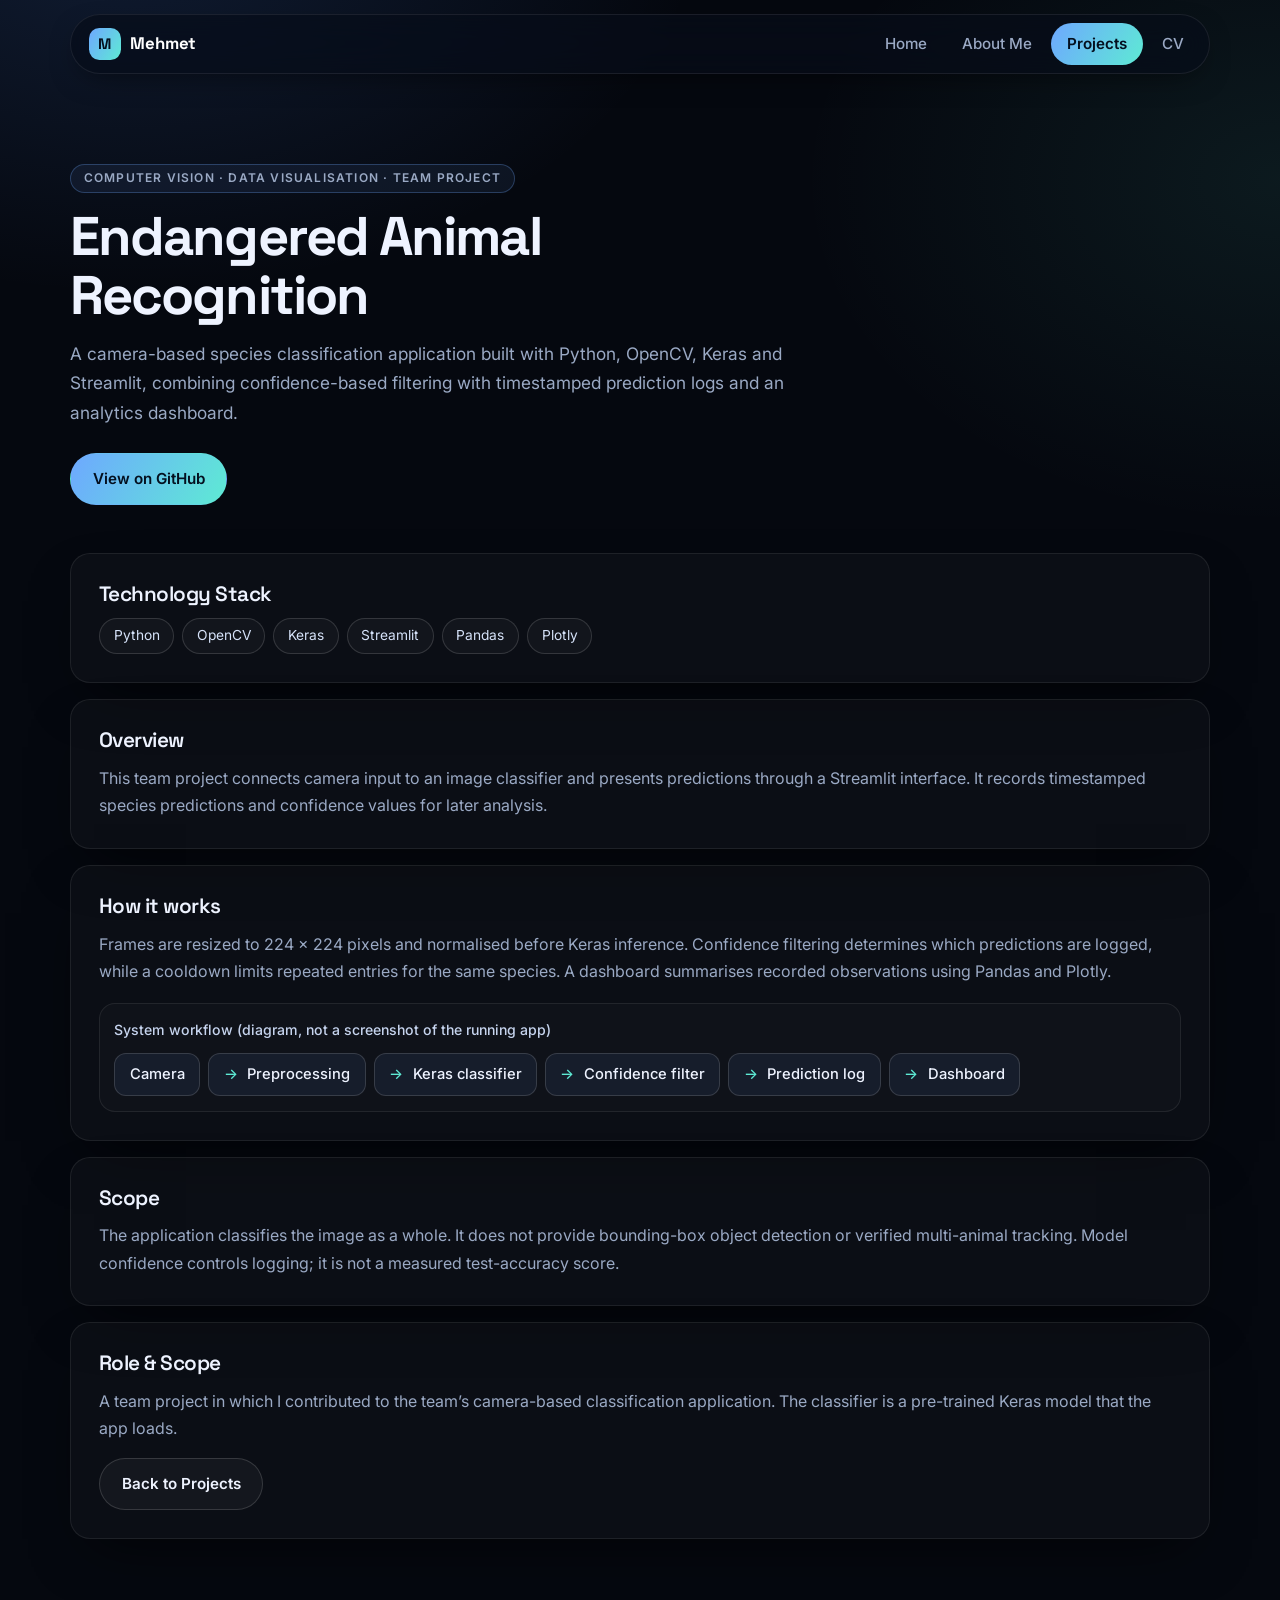
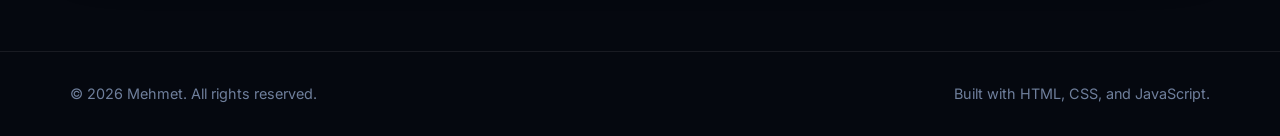
<file: project-endangered-animals.html>
<!doctype html>
<html lang="en">
  <head>
    <meta charset="UTF-8" />
    <meta name="viewport" content="width=device-width, initial-scale=1.0" />
    <title>Mehmet | Endangered Animal Recognition</title>
    <meta
      name="description"
      content="Endangered Animal Recognition — a Streamlit app that classifies camera frames with Keras and logs predictions to an analytics dashboard."
    />
    <style>
      html,
      body {
        margin: 0;
        background: #060b16;
        color: #e8f1ff;
      }
      .page-section > section {
        margin-bottom: 1.2rem;
      }
    </style>
    <link rel="preconnect" href="https://fonts.googleapis.com" />
    <link rel="preconnect" href="https://fonts.gstatic.com" crossorigin />
    <link
      rel="stylesheet"
      href="https://fonts.googleapis.com/css2?family=Inter:wght@400;500;600;700&family=Space+Grotesk:wght@500;600;700&display=swap"
    />
    <link rel="stylesheet" href="css/style.css" />
  </head>
  <body data-page="projects">
    <header class="site-header">
      <nav class="nav container" aria-label="Primary navigation">
        <a class="brand" href="index.html">Mehmet</a>
        <button class="menu-toggle" type="button" aria-expanded="false" aria-controls="nav-links">
          Menu
        </button>
        <ul class="nav-links" id="nav-links">
          <li><a href="index.html">Home</a></li>
          <li><a href="about.html">About Me</a></li>
          <li><a class="active" href="projects.html">Projects</a></li>
          <li><a href="cv.html">CV</a></li>
        </ul>
      </nav>
    </header>

    <main class="container page-section">
      <section class="page-hero">
        <p class="section-kicker">Computer Vision · Data Visualisation · Team Project</p>
        <h1>Endangered Animal Recognition</h1>
        <p>
          A camera-based species classification application built with Python, OpenCV, Keras and
          Streamlit, combining confidence-based filtering with timestamped prediction logs and an
          analytics dashboard.
        </p>
        <p class="subheading">
          <a class="btn" href="https://github.com/mhmtgrmz12/Discovery-Week-Group-3-Endangered-Species-" target="_blank" rel="noopener noreferrer">View on GitHub</a>
        </p>
      </section>

      <section class="panel">
        <h2>Technology Stack</h2>
        <div class="chip-wrap" style="margin-top:0.7rem;">
          <span class="chip">Python</span>
          <span class="chip">OpenCV</span>
          <span class="chip">Keras</span>
          <span class="chip">Streamlit</span>
          <span class="chip">Pandas</span>
          <span class="chip">Plotly</span>
        </div>
      </section>

      <section class="panel">
        <h2>Overview</h2>
        <p>
          This team project connects camera input to an image classifier and presents predictions
          through a Streamlit interface. It records timestamped species predictions and confidence
          values for later analysis.
        </p>
      </section>

      <section class="panel">
        <h2>How it works</h2>
        <p>
          Frames are resized to 224 × 224 pixels and normalised before Keras inference. Confidence
          filtering determines which predictions are logged, while a cooldown limits repeated
          entries for the same species. A dashboard summarises recorded observations using Pandas
          and Plotly.
        </p>
        <figure class="flow-figure">
          <figcaption>System workflow (diagram, not a screenshot of the running app)</figcaption>
          <ol class="flow" aria-label="System workflow">
            <li>Camera</li>
            <li>Preprocessing</li>
            <li>Keras classifier</li>
            <li>Confidence filter</li>
            <li>Prediction log</li>
            <li>Dashboard</li>
          </ol>
        </figure>
      </section>

      <section class="panel">
        <h2>Scope</h2>
        <p>
          The application classifies the image as a whole. It does not provide bounding-box object
          detection or verified multi-animal tracking. Model confidence controls logging; it is not
          a measured test-accuracy score.
        </p>
      </section>

      <section class="panel">
        <h2>Role &amp; Scope</h2>
        <p>
          A team project in which I contributed to the team&rsquo;s camera-based classification
          application. The classifier is a pre-trained Keras model that the app loads.
        </p>
        <div style="margin-top:1rem;">
          <a class="btn btn-ghost" href="projects.html">Back to Projects</a>
        </div>
      </section>
    </main>

    <footer class="site-footer">
      <div class="container footer-content">
        <p>&copy; 2026 Mehmet. All rights reserved.</p>
        <p>Built with HTML, CSS, and JavaScript.</p>
      </div>
    </footer>

    <script src="js/script.js"></script>
  </body>
</html>
</file>
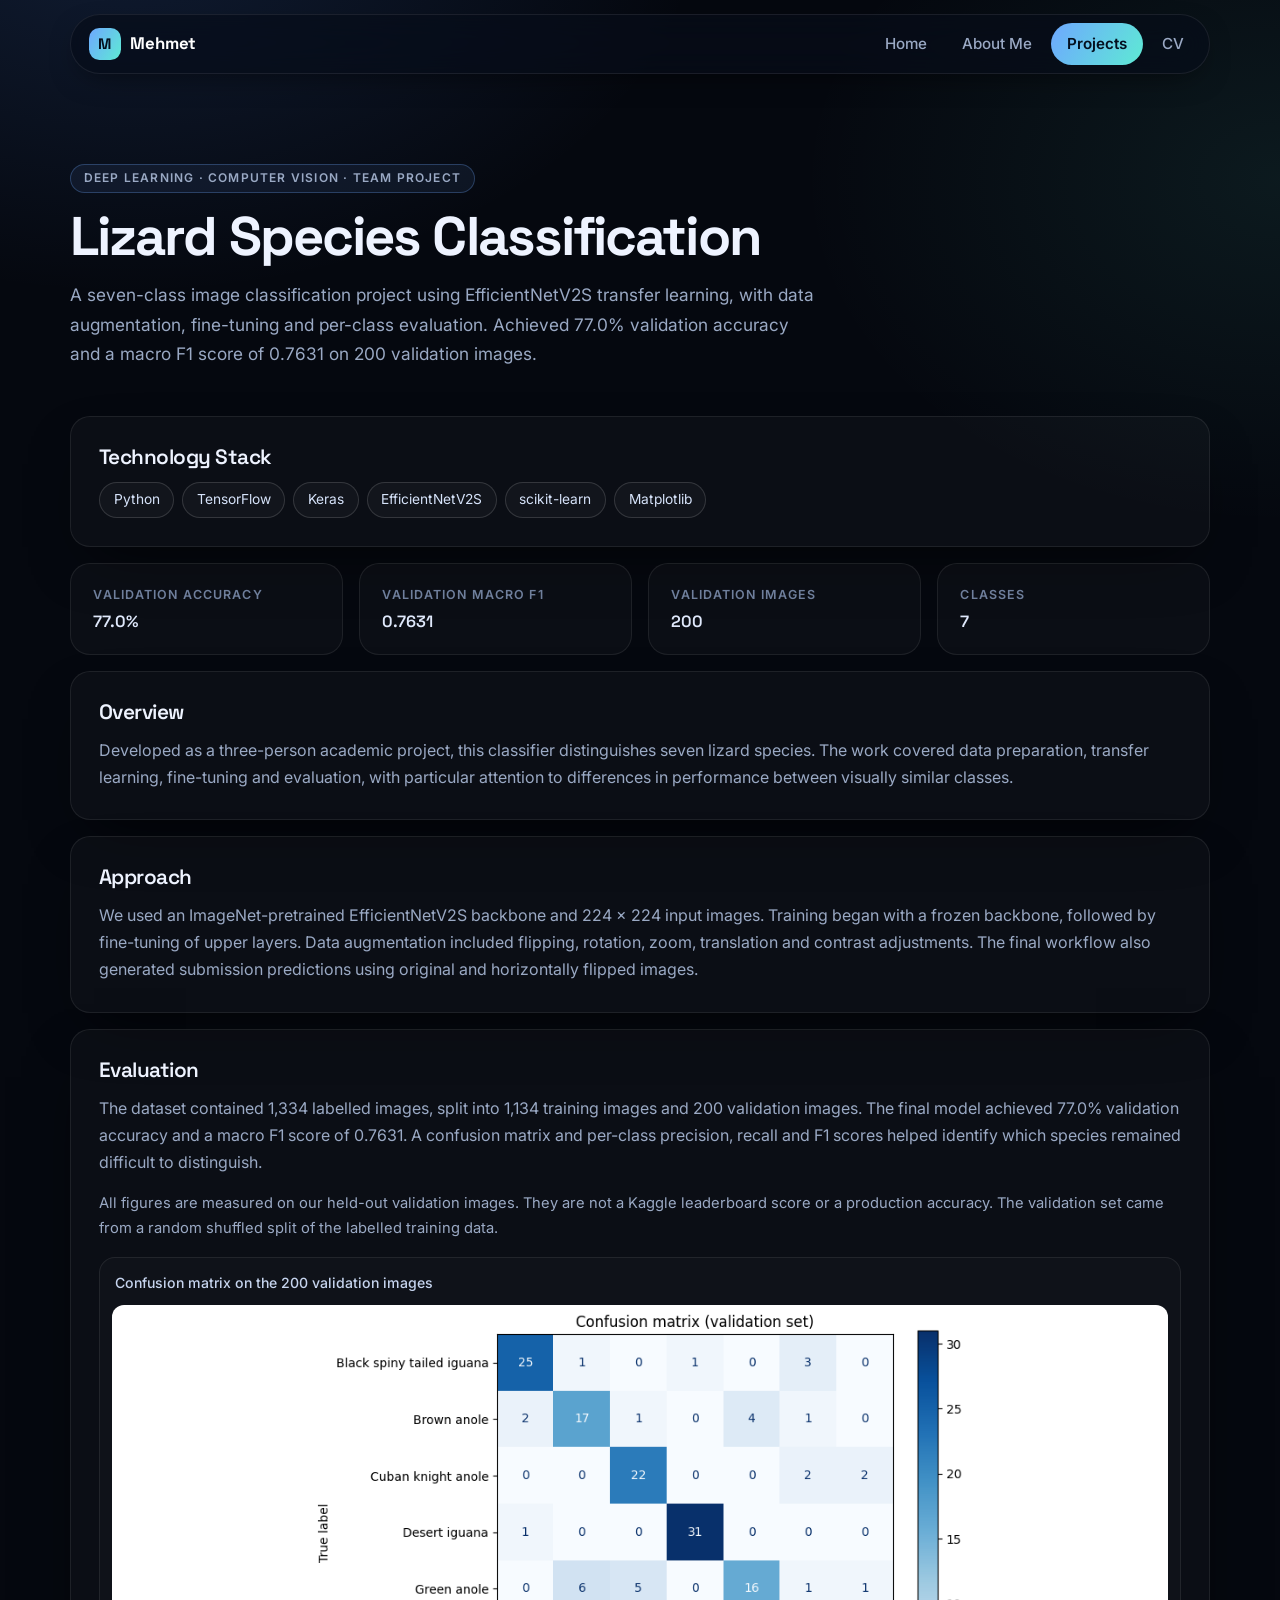
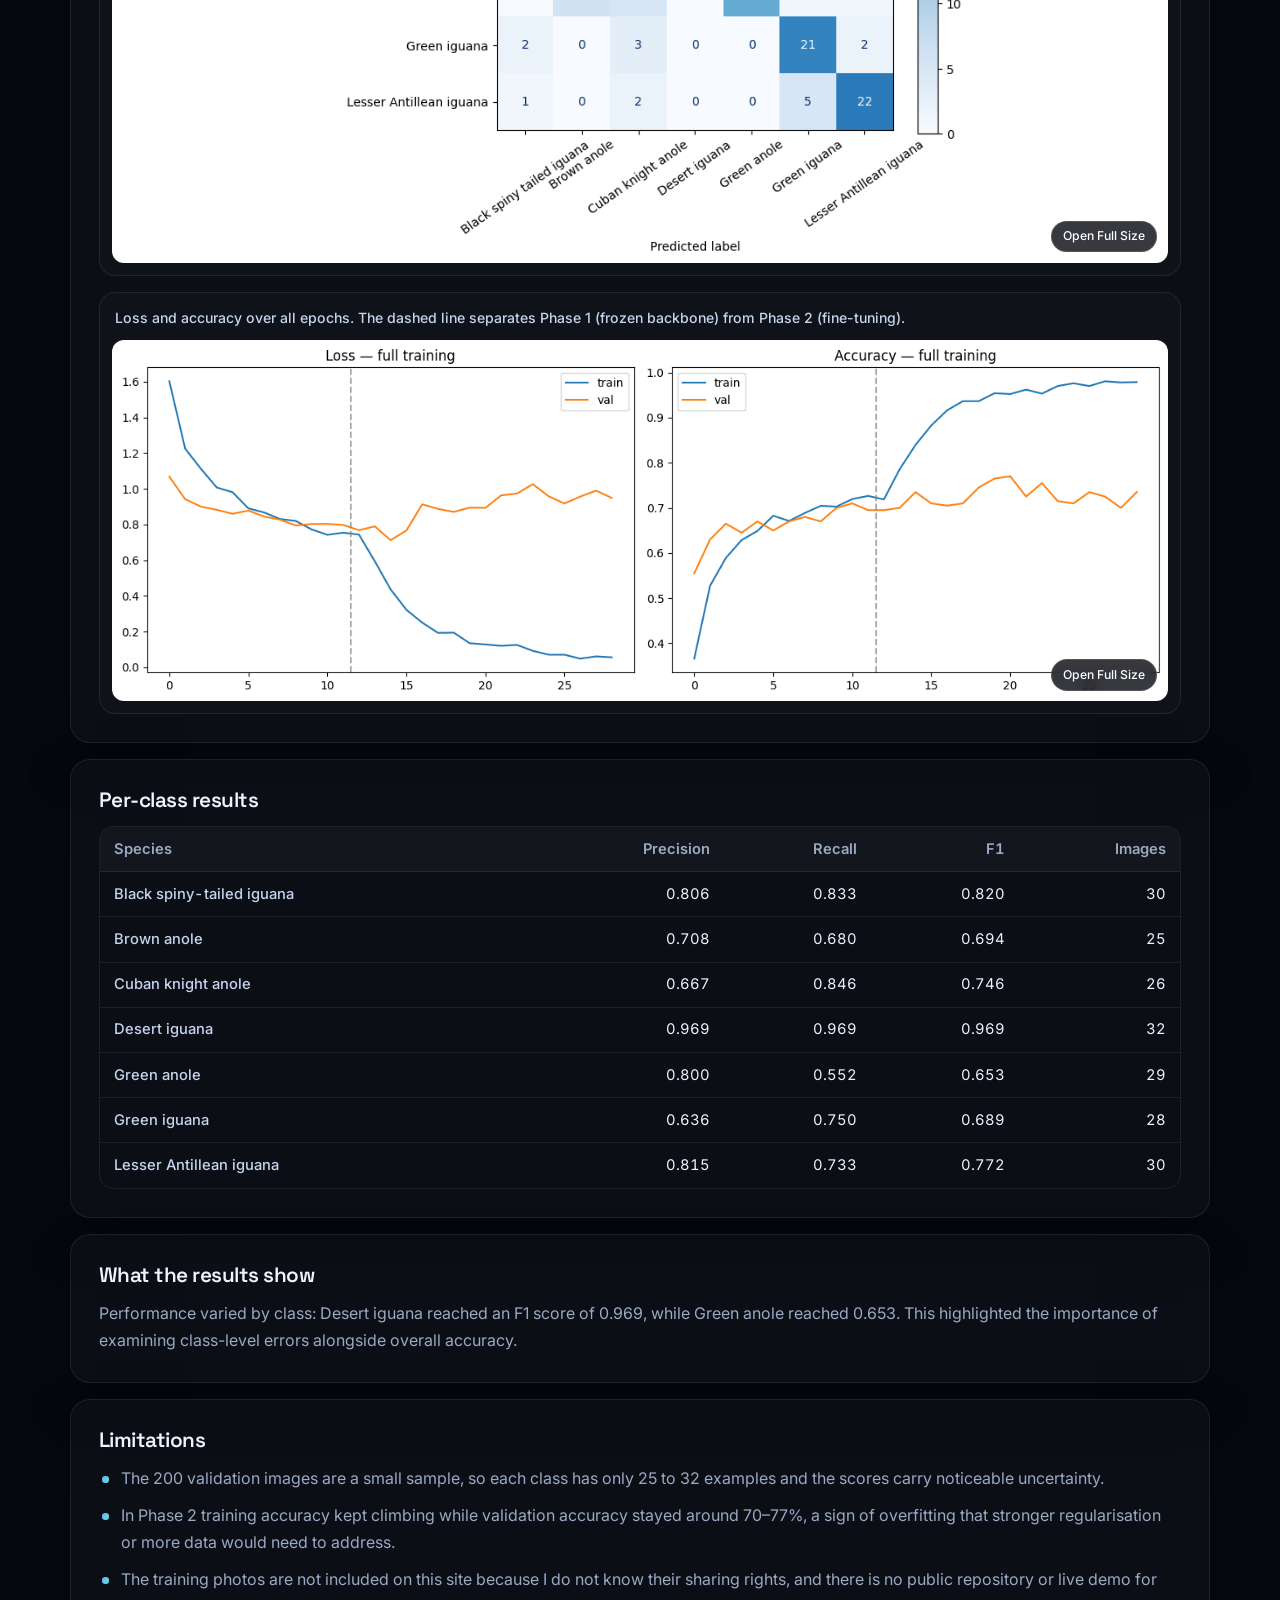
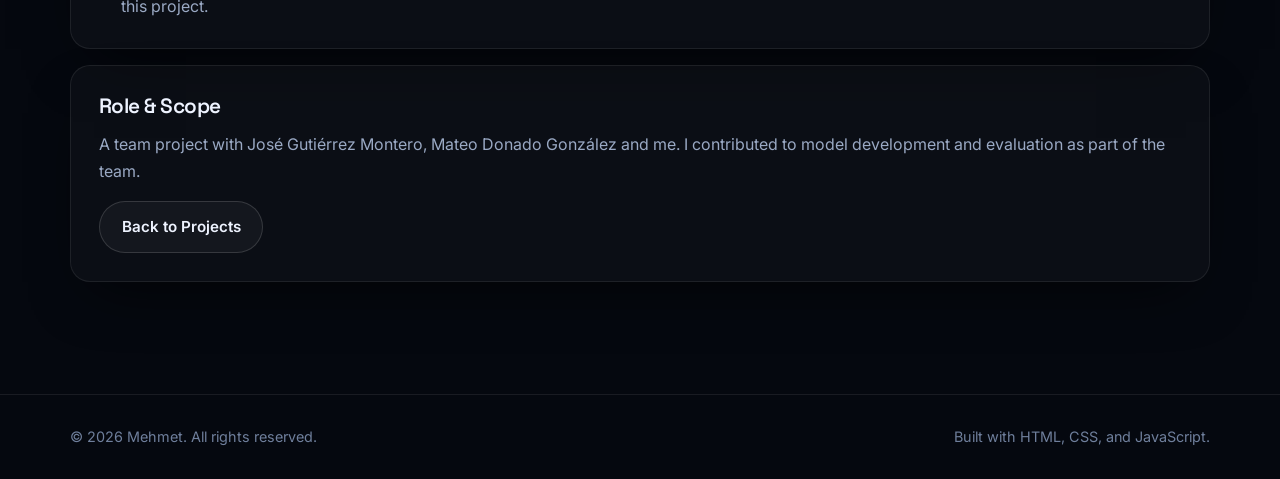
<file: project-lizard.html>
<!doctype html>
<html lang="en">
  <head>
    <meta charset="UTF-8" />
    <meta name="viewport" content="width=device-width, initial-scale=1.0" />
    <title>Mehmet | Lizard Species Classification</title>
    <meta
      name="description"
      content="Lizard Species Classification — a seven-class image classifier built with EfficientNetV2S transfer learning, fine-tuning and per-class evaluation."
    />
    <style>
      html,
      body {
        margin: 0;
        background: #060b16;
        color: #e8f1ff;
      }
      .page-section > section {
        margin-bottom: 1.2rem;
      }
    </style>
    <link rel="preconnect" href="https://fonts.googleapis.com" />
    <link rel="preconnect" href="https://fonts.gstatic.com" crossorigin />
    <link
      rel="stylesheet"
      href="https://fonts.googleapis.com/css2?family=Inter:wght@400;500;600;700&family=Space+Grotesk:wght@500;600;700&display=swap"
    />
    <link rel="stylesheet" href="css/style.css" />
  </head>
  <body data-page="projects">
    <header class="site-header">
      <nav class="nav container" aria-label="Primary navigation">
        <a class="brand" href="index.html">Mehmet</a>
        <button class="menu-toggle" type="button" aria-expanded="false" aria-controls="nav-links">
          Menu
        </button>
        <ul class="nav-links" id="nav-links">
          <li><a href="index.html">Home</a></li>
          <li><a href="about.html">About Me</a></li>
          <li><a class="active" href="projects.html">Projects</a></li>
          <li><a href="cv.html">CV</a></li>
        </ul>
      </nav>
    </header>

    <main class="container page-section">
      <section class="page-hero">
        <p class="section-kicker">Deep Learning · Computer Vision · Team Project</p>
        <h1>Lizard Species Classification</h1>
        <p>
          A seven-class image classification project using EfficientNetV2S transfer learning, with
          data augmentation, fine-tuning and per-class evaluation. Achieved 77.0% validation
          accuracy and a macro F1 score of 0.7631 on 200 validation images.
        </p>
      </section>

      <section class="panel">
        <h2>Technology Stack</h2>
        <div class="chip-wrap" style="margin-top:0.7rem;">
          <span class="chip">Python</span>
          <span class="chip">TensorFlow</span>
          <span class="chip">Keras</span>
          <span class="chip">EfficientNetV2S</span>
          <span class="chip">scikit-learn</span>
          <span class="chip">Matplotlib</span>
        </div>
      </section>

      <section class="fact-grid" aria-label="Validation results">
        <div class="fact"><span>Validation accuracy</span><strong>77.0%</strong></div>
        <div class="fact"><span>Validation macro F1</span><strong>0.7631</strong></div>
        <div class="fact"><span>Validation images</span><strong>200</strong></div>
        <div class="fact"><span>Classes</span><strong>7</strong></div>
      </section>

      <section class="panel">
        <h2>Overview</h2>
        <p>
          Developed as a three-person academic project, this classifier distinguishes seven lizard
          species. The work covered data preparation, transfer learning, fine-tuning and
          evaluation, with particular attention to differences in performance between visually
          similar classes.
        </p>
      </section>

      <section class="panel">
        <h2>Approach</h2>
        <p>
          We used an ImageNet-pretrained EfficientNetV2S backbone and 224 × 224 input images.
          Training began with a frozen backbone, followed by fine-tuning of upper layers. Data
          augmentation included flipping, rotation, zoom, translation and contrast adjustments. The
          final workflow also generated submission predictions using original and horizontally
          flipped images.
        </p>
      </section>

      <section class="panel">
        <h2>Evaluation</h2>
        <p>
          The dataset contained 1,334 labelled images, split into 1,134 training images and 200
          validation images. The final model achieved 77.0% validation accuracy and a macro F1
          score of 0.7631. A confusion matrix and per-class precision, recall and F1 scores helped
          identify which species remained difficult to distinguish.
        </p>
        <p class="result-note">
          All figures are measured on our held-out validation images. They are not a Kaggle
          leaderboard score or a production accuracy. The validation set came from a random
          shuffled split of the labelled training data.
        </p>
        <div class="diagram-grid diagram-grid-single">
          <figure class="diagram-card">
            <figcaption>Confusion matrix on the 200 validation images</figcaption>
            <a
              class="diagram-link diagram-link-tall"
              href="assets/images/lizard/confusion-matrix.png"
              target="_blank"
              rel="noopener noreferrer"
              aria-label="Open the confusion matrix in full size"
            >
              <img
                src="assets/images/lizard/confusion-matrix.png"
                alt="Confusion matrix for the seven lizard classes. Most images fall on the diagonal; Green anole is most often confused with Brown anole and Cuban knight anole."
                width="755"
                height="636"
                loading="lazy"
              />
              <span class="diagram-zoom">Open Full Size</span>
            </a>
          </figure>

          <figure class="diagram-card">
            <figcaption>
              Loss and accuracy over all epochs. The dashed line separates Phase 1 (frozen
              backbone) from Phase 2 (fine-tuning).
            </figcaption>
            <a
              class="diagram-link diagram-link-auto"
              href="assets/images/lizard/training-curves.png"
              target="_blank"
              rel="noopener noreferrer"
              aria-label="Open the training curves in full size"
            >
              <img
                src="assets/images/lizard/training-curves.png"
                alt="Training and validation loss and accuracy curves. A dashed vertical line marks the switch from Phase 1 to Phase 2. Training accuracy keeps rising in Phase 2 while validation accuracy stays between roughly 70% and 77%."
                width="1290"
                height="440"
                loading="lazy"
              />
              <span class="diagram-zoom">Open Full Size</span>
            </a>
          </figure>
        </div>
      </section>

      <section class="panel">
        <h2>Per-class results</h2>
        <div class="table-wrap">
          <table class="data-table">
            <caption class="sr-only">Precision, recall and F1 score per class on the validation set</caption>
            <thead>
              <tr><th scope="col">Species</th><th scope="col">Precision</th><th scope="col">Recall</th><th scope="col">F1</th><th scope="col">Images</th></tr>
            </thead>
            <tbody>
              <tr><th scope="row">Black spiny-tailed iguana</th><td>0.806</td><td>0.833</td><td>0.820</td><td>30</td></tr>
              <tr><th scope="row">Brown anole</th><td>0.708</td><td>0.680</td><td>0.694</td><td>25</td></tr>
              <tr><th scope="row">Cuban knight anole</th><td>0.667</td><td>0.846</td><td>0.746</td><td>26</td></tr>
              <tr><th scope="row">Desert iguana</th><td>0.969</td><td>0.969</td><td>0.969</td><td>32</td></tr>
              <tr><th scope="row">Green anole</th><td>0.800</td><td>0.552</td><td>0.653</td><td>29</td></tr>
              <tr><th scope="row">Green iguana</th><td>0.636</td><td>0.750</td><td>0.689</td><td>28</td></tr>
              <tr><th scope="row">Lesser Antillean iguana</th><td>0.815</td><td>0.733</td><td>0.772</td><td>30</td></tr>
            </tbody>
          </table>
        </div>
      </section>

      <section class="panel">
        <h2>What the results show</h2>
        <p>
          Performance varied by class: Desert iguana reached an F1 score of 0.969, while Green
          anole reached 0.653. This highlighted the importance of examining class-level errors
          alongside overall accuracy.
        </p>
      </section>

      <section class="panel">
        <h2>Limitations</h2>
        <ul class="clean-list">
          <li>The 200 validation images are a small sample, so each class has only 25 to 32 examples and the scores carry noticeable uncertainty.</li>
          <li>In Phase 2 training accuracy kept climbing while validation accuracy stayed around 70–77%, a sign of overfitting that stronger regularisation or more data would need to address.</li>
          <li>The training photos are not included on this site because I do not know their sharing rights, and there is no public repository or live demo for this project.</li>
        </ul>
      </section>

      <section class="panel">
        <h2>Role &amp; Scope</h2>
        <p>
          A team project with José Gutiérrez Montero, Mateo Donado González and me. I contributed
          to model development and evaluation as part of the team.
        </p>
        <div style="margin-top:1rem;">
          <a class="btn btn-ghost" href="projects.html">Back to Projects</a>
        </div>
      </section>
    </main>

    <footer class="site-footer">
      <div class="container footer-content">
        <p>&copy; 2026 Mehmet. All rights reserved.</p>
        <p>Built with HTML, CSS, and JavaScript.</p>
      </div>
    </footer>

    <script src="js/script.js"></script>
  </body>
</html>
</file>
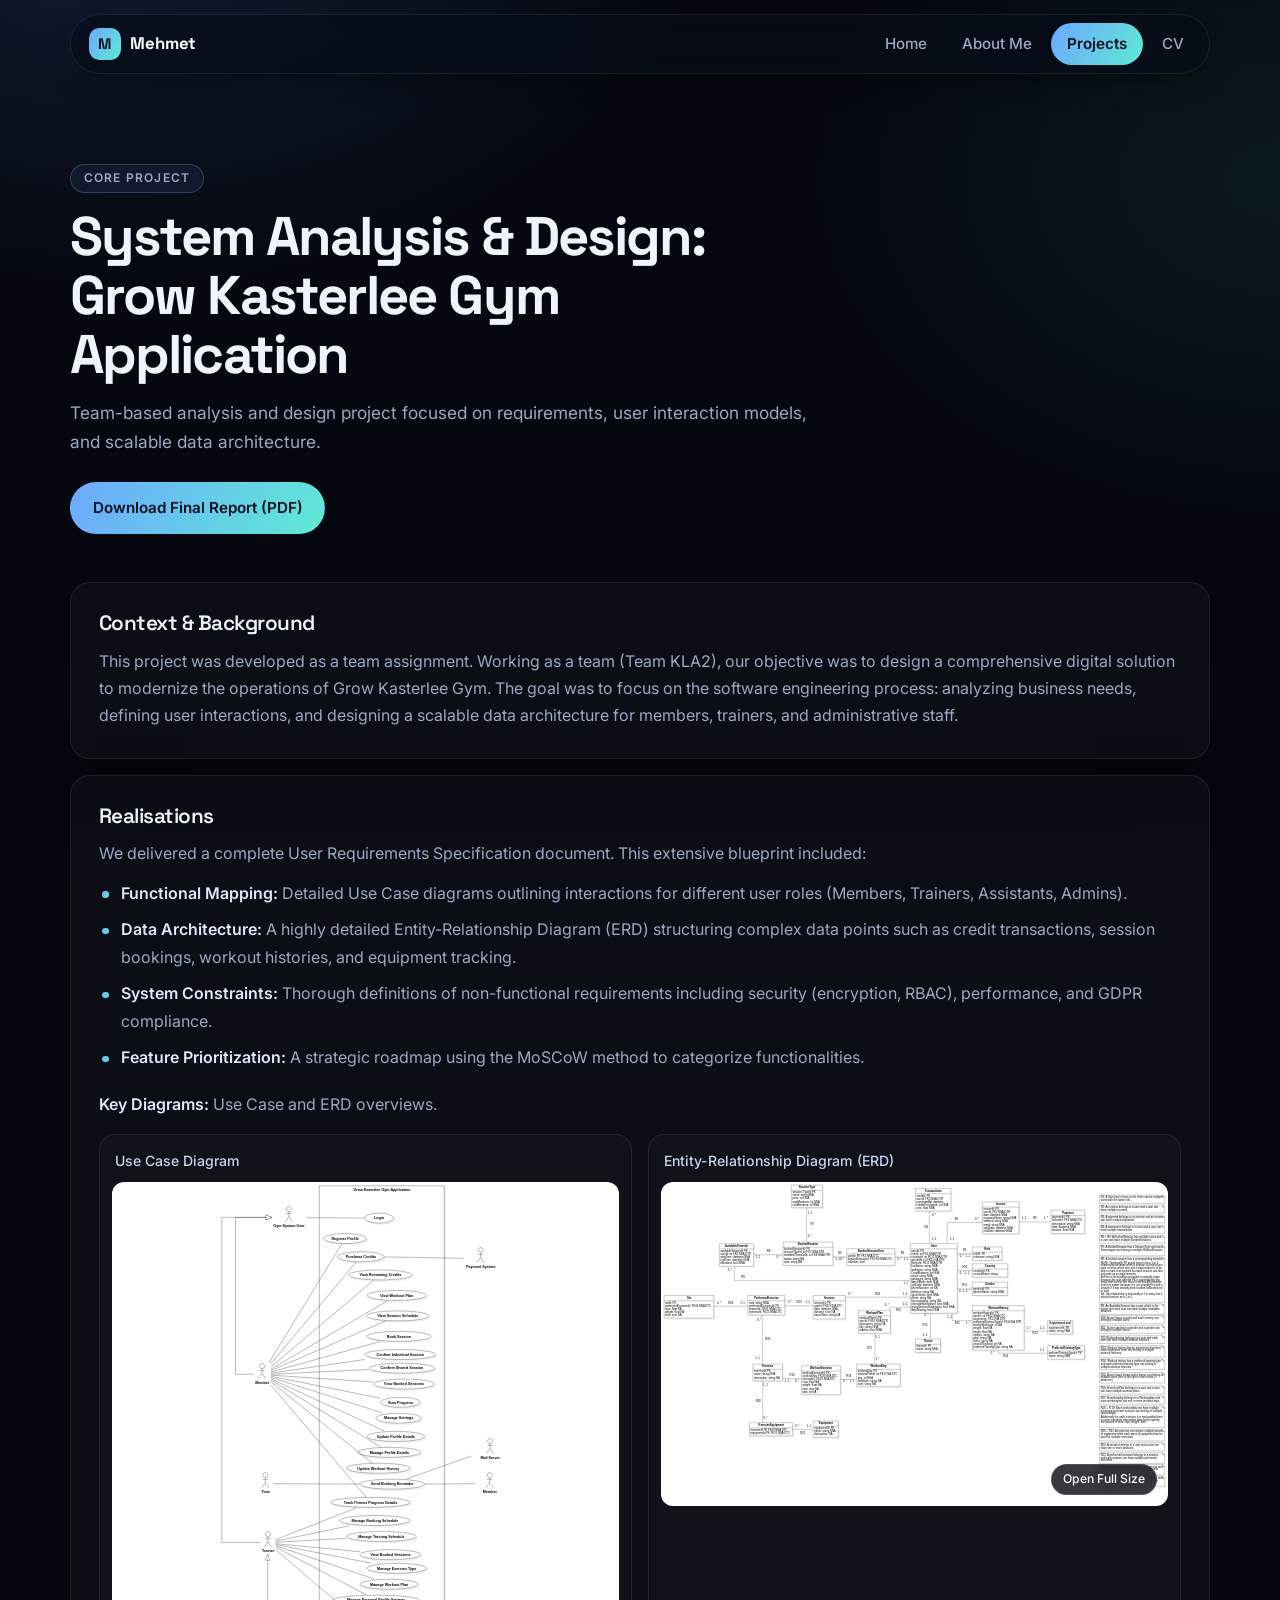
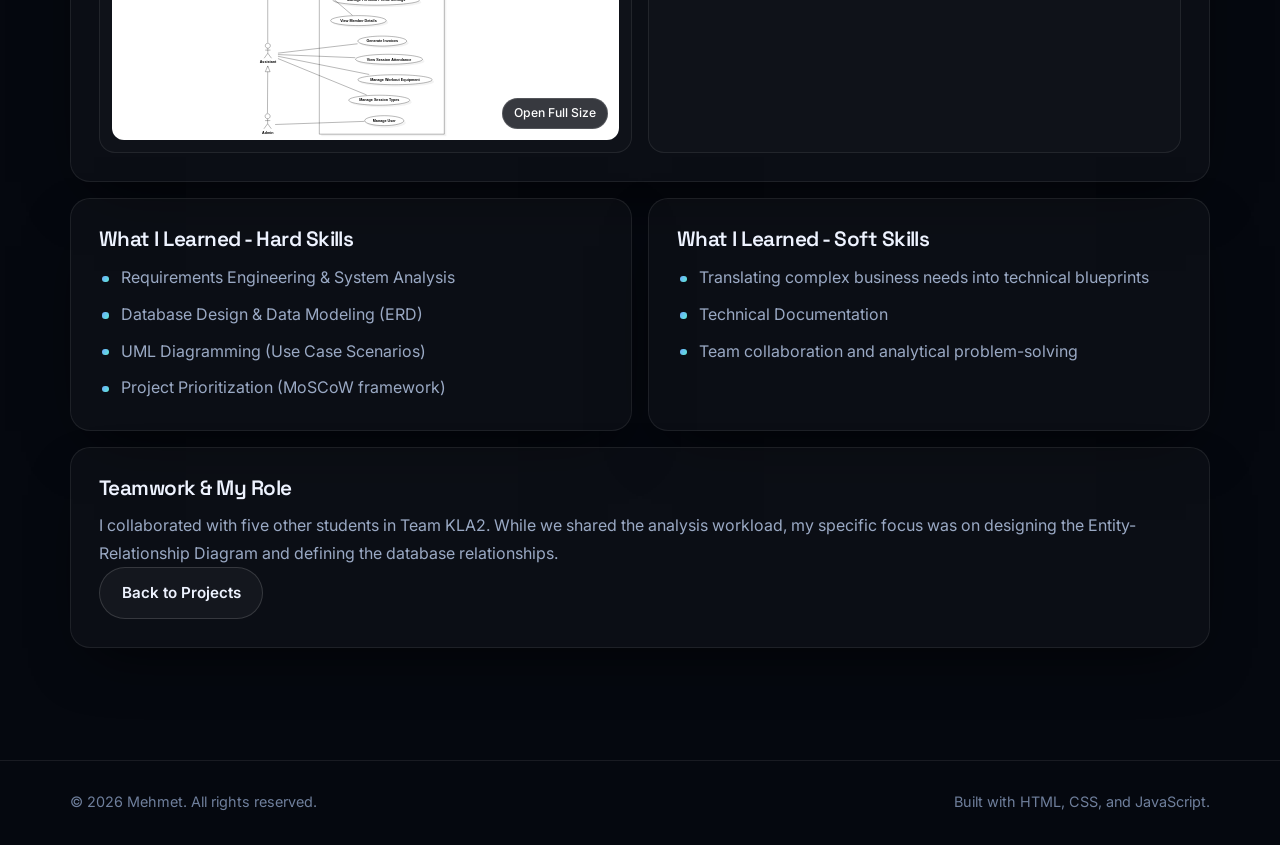
<file: project-sem1.html>
<!doctype html>
<html lang="en">
  <head>
    <meta charset="UTF-8" />
    <meta name="viewport" content="width=device-width, initial-scale=1.0" />
    <title>Mehmet | Grow Kasterlee Gym</title>
    <meta
      name="description"
      content="System Analysis & Design: Grow Kasterlee Gym Application."
    />
    <style>
      html,
      body {
        margin: 0;
        background: #060b16;
        color: #e8f1ff;
      }
      .page-section > section {
        margin-bottom: 1.2rem;
      }
    </style>
    <link rel="preconnect" href="https://fonts.googleapis.com" />
    <link rel="preconnect" href="https://fonts.gstatic.com" crossorigin />
    <link
      rel="stylesheet"
      href="https://fonts.googleapis.com/css2?family=Inter:wght@400;500;600;700&family=Space+Grotesk:wght@500;600;700&display=swap"
    />
    <link rel="stylesheet" href="css/style.css" />
  </head>
  <body data-page="projects">
    <header class="site-header">
      <nav class="nav container" aria-label="Primary navigation">
        <a class="brand" href="index.html">Mehmet</a>
        <button class="menu-toggle" type="button" aria-expanded="false" aria-controls="nav-links">
          Menu
        </button>
        <ul class="nav-links" id="nav-links">
          <li><a href="index.html">Home</a></li>
          <li><a href="about.html">About Me</a></li>
          <li><a class="active" href="projects.html">Projects</a></li>
          <li><a href="cv.html">CV</a></li>
        </ul>
      </nav>
    </header>

    <main class="container page-section">
      <section class="page-hero">
        <p class="section-kicker">Core Project</p>
        <h1>System Analysis & Design: Grow Kasterlee Gym Application</h1>
        <p>
          Team-based analysis and design project focused on requirements, user interaction models,
          and scalable data architecture.
        </p>
        <p class="subheading">
          <a
            class="btn"
            href="assets/docs/skill%202%20semester%201%20report.pdf"
            download="skill 2 semester 1 report.pdf"
            >Download Final Report (PDF)</a
          >
        </p>
      </section>

      <section class="panel">
        <h2>Context & Background</h2>
        <p>
          This project was developed as a team assignment. Working as a team (Team KLA2), our
          objective was to design a comprehensive digital solution to modernize the operations of
          Grow Kasterlee Gym. The goal was to focus on the software engineering process: analyzing
          business needs, defining user interactions, and designing a scalable data architecture
          for members, trainers, and administrative staff.
        </p>
      </section>

      <section class="panel">
        <h2>Realisations</h2>
        <p>
          We delivered a complete User Requirements Specification document. This extensive blueprint
          included:
        </p>
        <ul class="clean-list">
          <li>
            <strong>Functional Mapping:</strong> Detailed Use Case diagrams outlining interactions
            for different user roles (Members, Trainers, Assistants, Admins).
          </li>
          <li>
            <strong>Data Architecture:</strong> A highly detailed Entity-Relationship Diagram (ERD)
            structuring complex data points such as credit transactions, session bookings, workout
            histories, and equipment tracking.
          </li>
          <li>
            <strong>System Constraints:</strong> Thorough definitions of non-functional requirements
            including security (encryption, RBAC), performance, and GDPR compliance.
          </li>
          <li>
            <strong>Feature Prioritization:</strong> A strategic roadmap using the MoSCoW method to
            categorize functionalities.
          </li>
        </ul>

        <p class="subheading"><strong>Key Diagrams:</strong> Use Case and ERD overviews.</p>
        <div class="diagram-grid">
          <figure class="diagram-card">
            <figcaption>Use Case Diagram</figcaption>
            <a
              class="diagram-link diagram-link-tall"
              href="assets/images/skil2-sem1-use-case-placeholder.svg"
              target="_blank"
              rel="noopener noreferrer"
              aria-label="Open Use Case diagram in full size"
            >
              <img
                src="assets/images/skil2-sem1-use-case-placeholder.svg"
                alt="Use Case Diagram — Grow Kasterlee Gym"
              />
              <span class="diagram-zoom">Open Full Size</span>
            </a>
          </figure>

          <figure class="diagram-card">
            <figcaption>Entity-Relationship Diagram (ERD)</figcaption>
            <a
              class="diagram-link diagram-link-wide"
              href="assets/images/skil2-sem1-erd-placeholder.svg"
              target="_blank"
              rel="noopener noreferrer"
              aria-label="Open ERD diagram in full size"
            >
              <img
                src="assets/images/skil2-sem1-erd-placeholder.svg"
                alt="ERD Diagram — Grow Kasterlee Gym"
              />
              <span class="diagram-zoom">Open Full Size</span>
            </a>
          </figure>
        </div>
      </section>

      <section class="split-grid">
        <article class="panel">
          <h2>What I Learned - Hard Skills</h2>
          <ul class="clean-list">
            <li>Requirements Engineering & System Analysis</li>
            <li>Database Design & Data Modeling (ERD)</li>
            <li>UML Diagramming (Use Case Scenarios)</li>
            <li>Project Prioritization (MoSCoW framework)</li>
          </ul>
        </article>

        <article class="panel">
          <h2>What I Learned - Soft Skills</h2>
          <ul class="clean-list">
            <li>Translating complex business needs into technical blueprints</li>
            <li>Technical Documentation</li>
            <li>Team collaboration and analytical problem-solving</li>
          </ul>
        </article>
      </section>

      <section class="panel">
        <h2>Teamwork & My Role</h2>
        <p>
          I collaborated with five other students in Team KLA2. While we shared the analysis
          workload, my specific focus was on designing the Entity-Relationship Diagram and defining
          the database relationships.
        </p>
        <a class="btn btn-ghost" href="projects.html">Back to Projects</a>
      </section>
    </main>

    <footer class="site-footer">
      <div class="container footer-content">
        <p>&copy; 2026 Mehmet. All rights reserved.</p>
        <p>Built with HTML, CSS, and JavaScript.</p>
      </div>
    </footer>

    <script src="js/script.js"></script>
  </body>
</html>
</file>
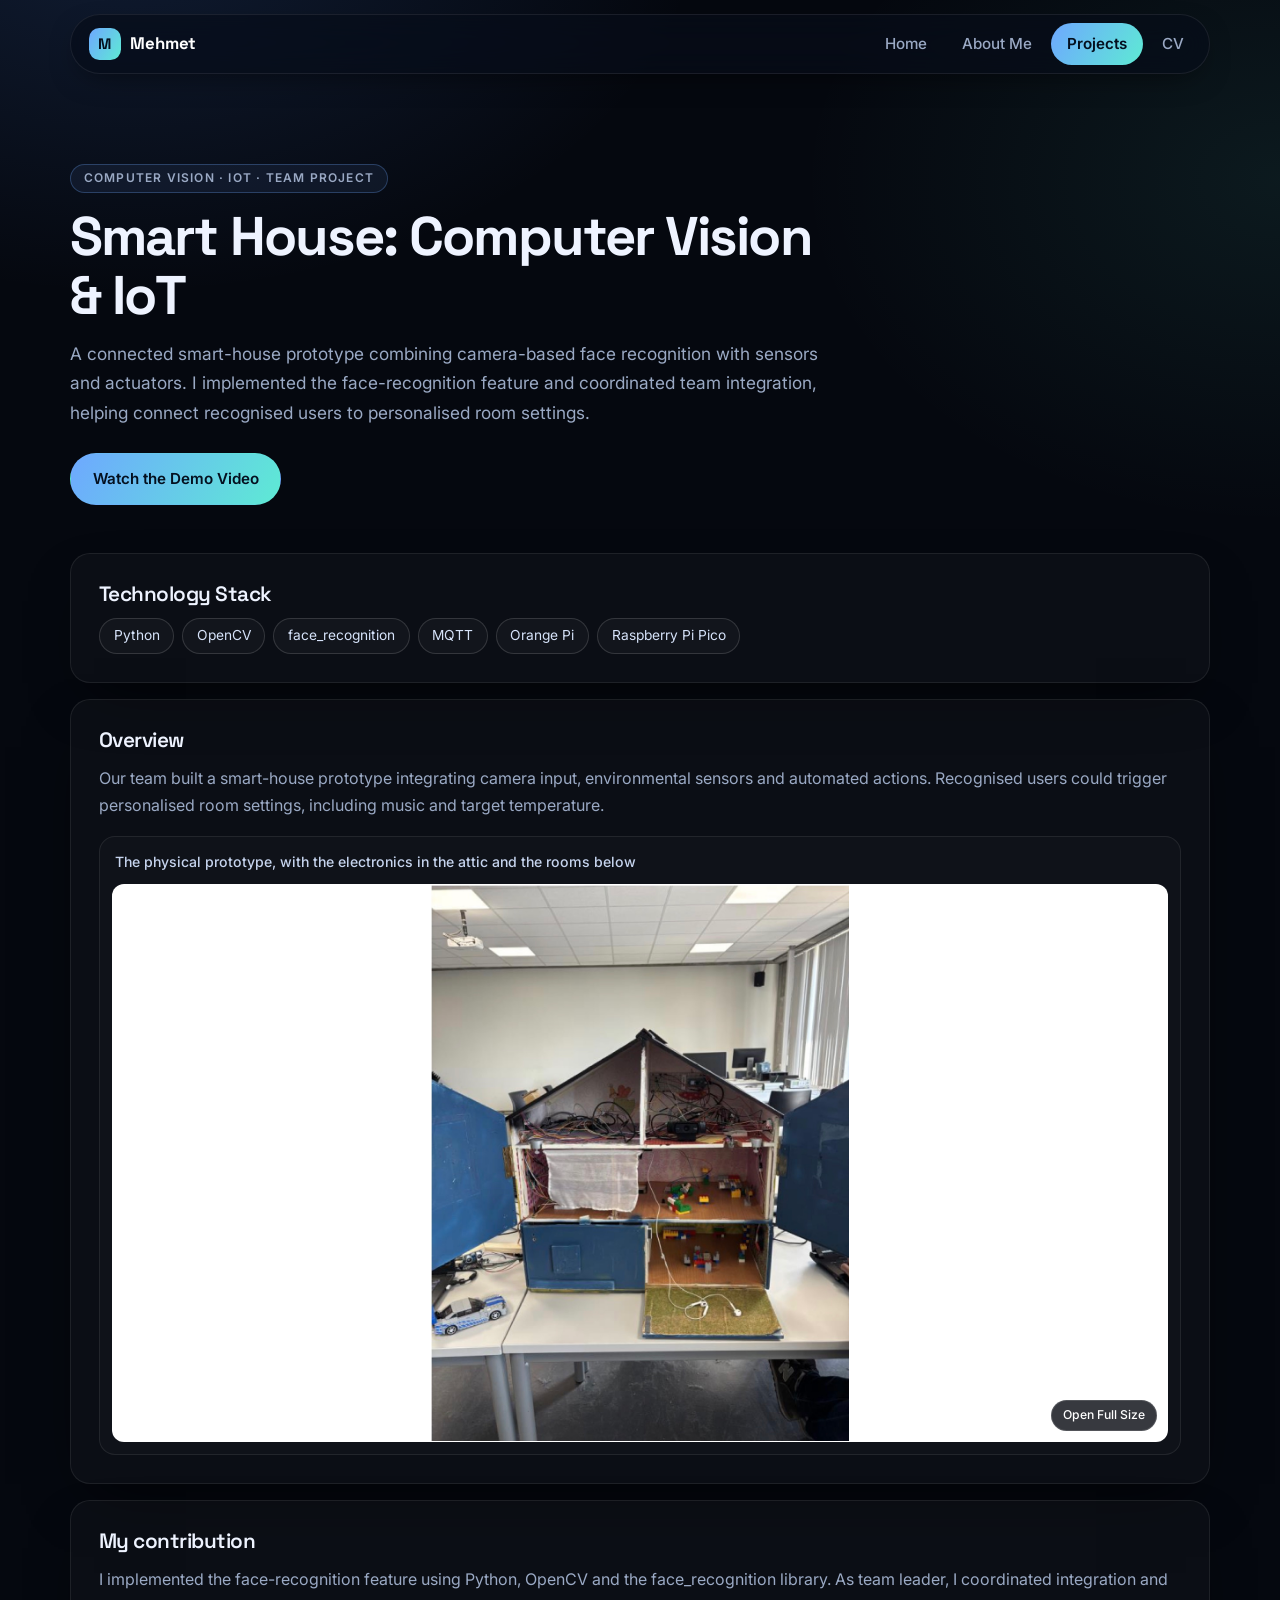
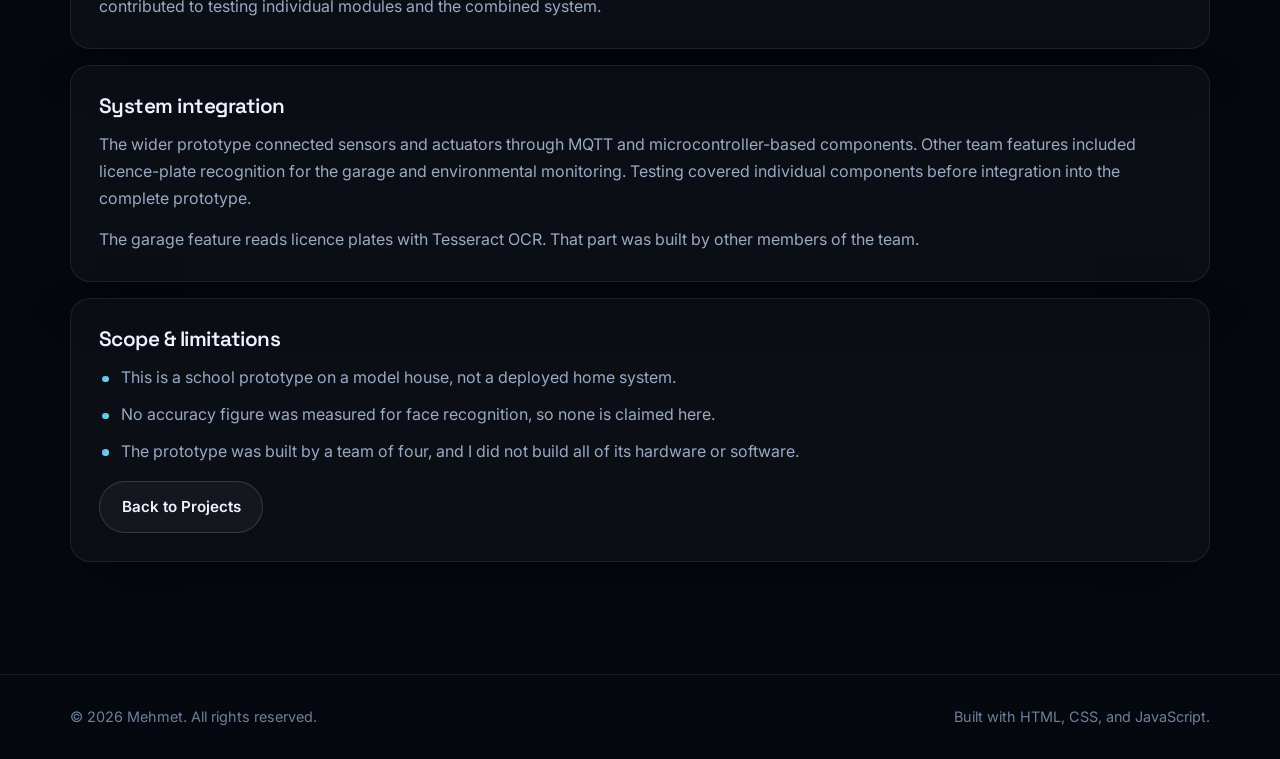
<file: project-smart-house.html>
<!doctype html>
<html lang="en">
  <head>
    <meta charset="UTF-8" />
    <meta name="viewport" content="width=device-width, initial-scale=1.0" />
    <title>Mehmet | Smart House</title>
    <meta
      name="description"
      content="Smart House — a connected IoT prototype combining face recognition, sensors and actuators over MQTT."
    />
    <style>
      html,
      body {
        margin: 0;
        background: #060b16;
        color: #e8f1ff;
      }
      .page-section > section {
        margin-bottom: 1.2rem;
      }
    </style>
    <link rel="preconnect" href="https://fonts.googleapis.com" />
    <link rel="preconnect" href="https://fonts.gstatic.com" crossorigin />
    <link
      rel="stylesheet"
      href="https://fonts.googleapis.com/css2?family=Inter:wght@400;500;600;700&family=Space+Grotesk:wght@500;600;700&display=swap"
    />
    <link rel="stylesheet" href="css/style.css" />
  </head>
  <body data-page="projects">
    <header class="site-header">
      <nav class="nav container" aria-label="Primary navigation">
        <a class="brand" href="index.html">Mehmet</a>
        <button class="menu-toggle" type="button" aria-expanded="false" aria-controls="nav-links">
          Menu
        </button>
        <ul class="nav-links" id="nav-links">
          <li><a href="index.html">Home</a></li>
          <li><a href="about.html">About Me</a></li>
          <li><a class="active" href="projects.html">Projects</a></li>
          <li><a href="cv.html">CV</a></li>
        </ul>
      </nav>
    </header>

    <main class="container page-section">
      <section class="page-hero">
        <p class="section-kicker">Computer Vision · IoT · Team Project</p>
        <h1>Smart House: Computer Vision &amp; IoT</h1>
        <p>
          A connected smart-house prototype combining camera-based face recognition with sensors
          and actuators. I implemented the face-recognition feature and coordinated team
          integration, helping connect recognised users to personalised room settings.
        </p>
        <p class="subheading">
          <a class="btn" href="https://www.youtube.com/watch?v=HaJNWG6RLSw" target="_blank" rel="noopener noreferrer">Watch the Demo Video</a>
        </p>
      </section>

      <section class="panel">
        <h2>Technology Stack</h2>
        <div class="chip-wrap" style="margin-top:0.7rem;">
          <span class="chip">Python</span>
          <span class="chip">OpenCV</span>
          <span class="chip">face_recognition</span>
          <span class="chip">MQTT</span>
          <span class="chip">Orange Pi</span>
          <span class="chip">Raspberry Pi Pico</span>
        </div>
      </section>

      <section class="panel">
        <h2>Overview</h2>
        <p>
          Our team built a smart-house prototype integrating camera input, environmental sensors
          and automated actions. Recognised users could trigger personalised room settings,
          including music and target temperature.
        </p>
        <div class="diagram-grid diagram-grid-single">
          <figure class="diagram-card">
            <figcaption>The physical prototype, with the electronics in the attic and the rooms below</figcaption>
            <a
              class="diagram-link diagram-link-tall"
              href="assets/images/smart-house-prototype.jpg"
              target="_blank"
              rel="noopener noreferrer"
              aria-label="Open the smart-house prototype photo in full size"
            >
              <img
                src="assets/images/smart-house-prototype.jpg"
                alt="Cardboard and wood model house with the front opened. A webcam and wiring sit in the attic, curtains hang in the upper room and small toy furniture fills the rooms."
                width="950"
                height="1266"
                loading="lazy"
              />
              <span class="diagram-zoom">Open Full Size</span>
            </a>
          </figure>
        </div>
      </section>

      <section class="panel">
        <h2>My contribution</h2>
        <p>
          I implemented the face-recognition feature using Python, OpenCV and the face_recognition
          library. As team leader, I coordinated integration and contributed to testing individual
          modules and the combined system.
        </p>
      </section>

      <section class="panel">
        <h2>System integration</h2>
        <p>
          The wider prototype connected sensors and actuators through MQTT and microcontroller-based
          components. Other team features included licence-plate recognition for the garage and
          environmental monitoring. Testing covered individual components before integration into
          the complete prototype.
        </p>
        <p style="margin-top:0.85rem;">
          The garage feature reads licence plates with Tesseract OCR. That part was built by other
          members of the team.
        </p>
      </section>

      <section class="panel">
        <h2>Scope &amp; limitations</h2>
        <ul class="clean-list">
          <li>This is a school prototype on a model house, not a deployed home system.</li>
          <li>No accuracy figure was measured for face recognition, so none is claimed here.</li>
          <li>The prototype was built by a team of four, and I did not build all of its hardware or software.</li>
        </ul>
        <div style="margin-top:1rem;">
          <a class="btn btn-ghost" href="projects.html">Back to Projects</a>
        </div>
      </section>
    </main>

    <footer class="site-footer">
      <div class="container footer-content">
        <p>&copy; 2026 Mehmet. All rights reserved.</p>
        <p>Built with HTML, CSS, and JavaScript.</p>
      </div>
    </footer>

    <script src="js/script.js"></script>
  </body>
</html>
</file>
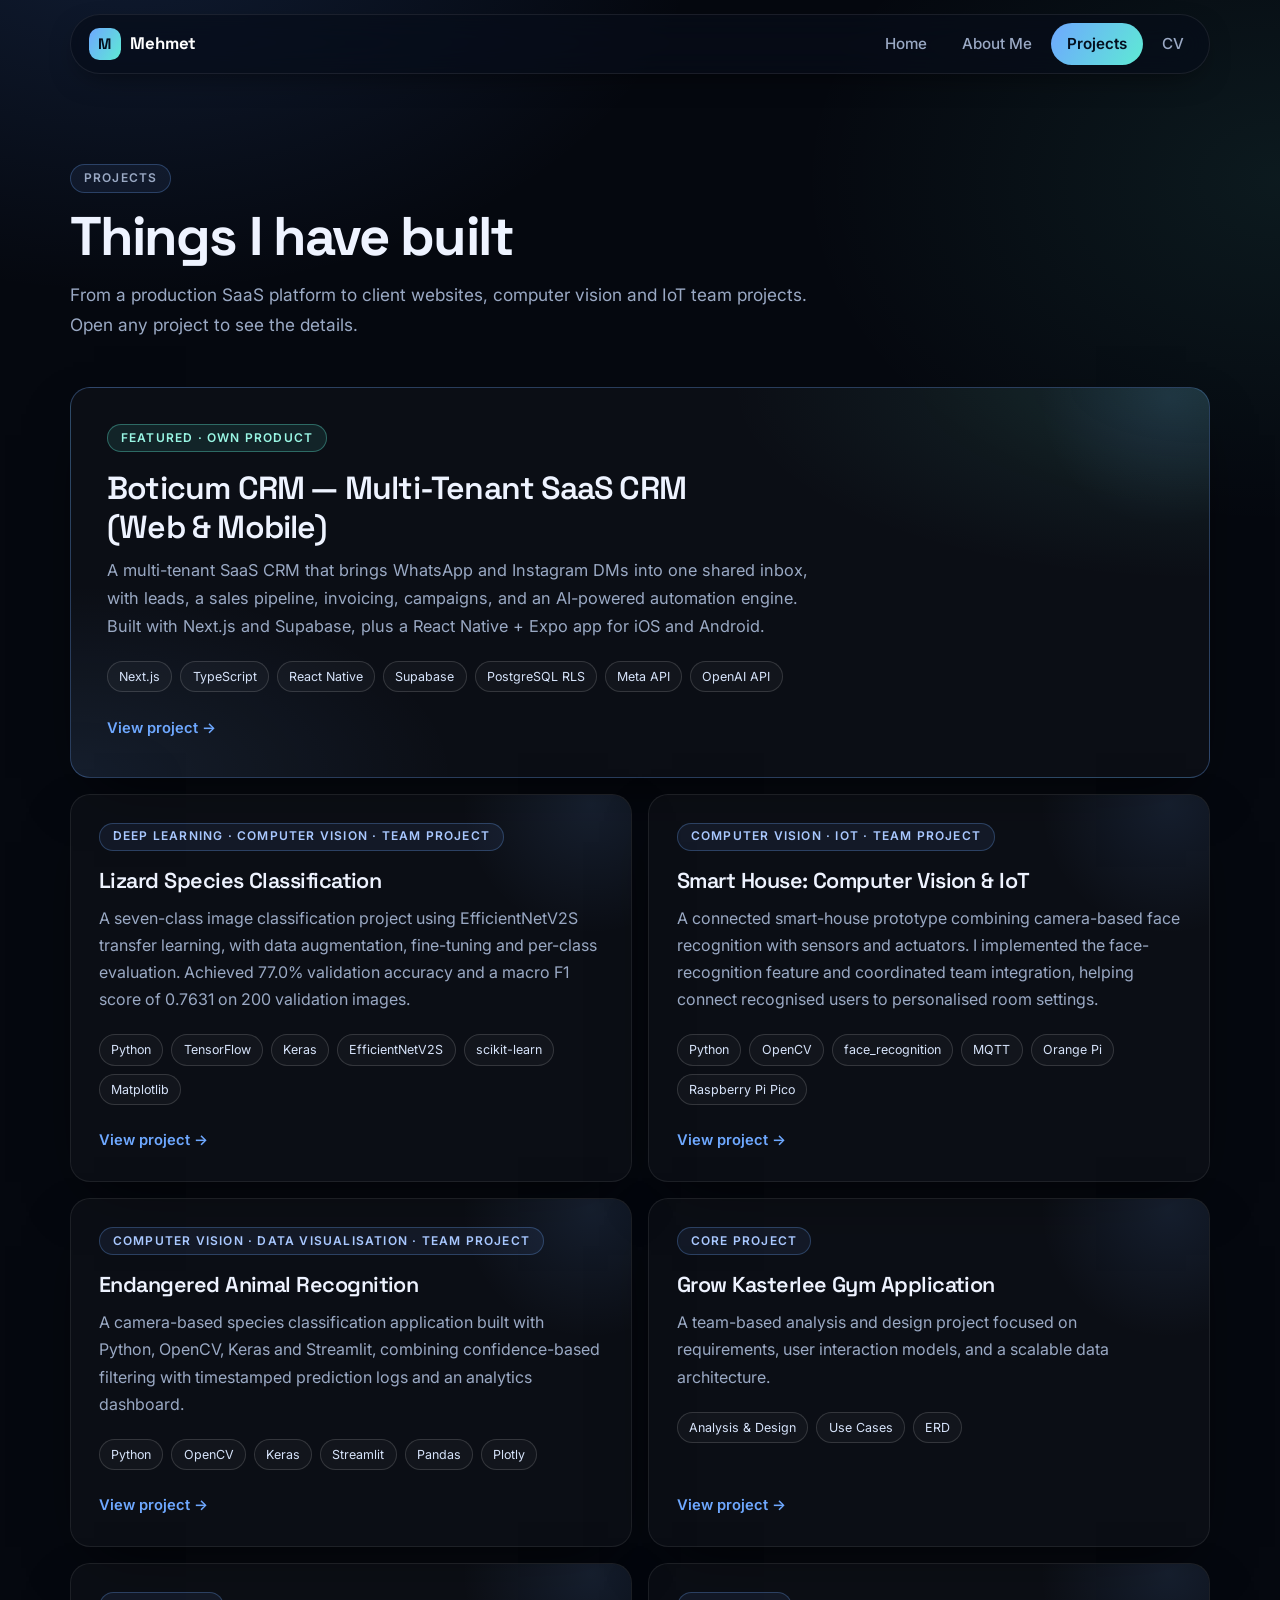
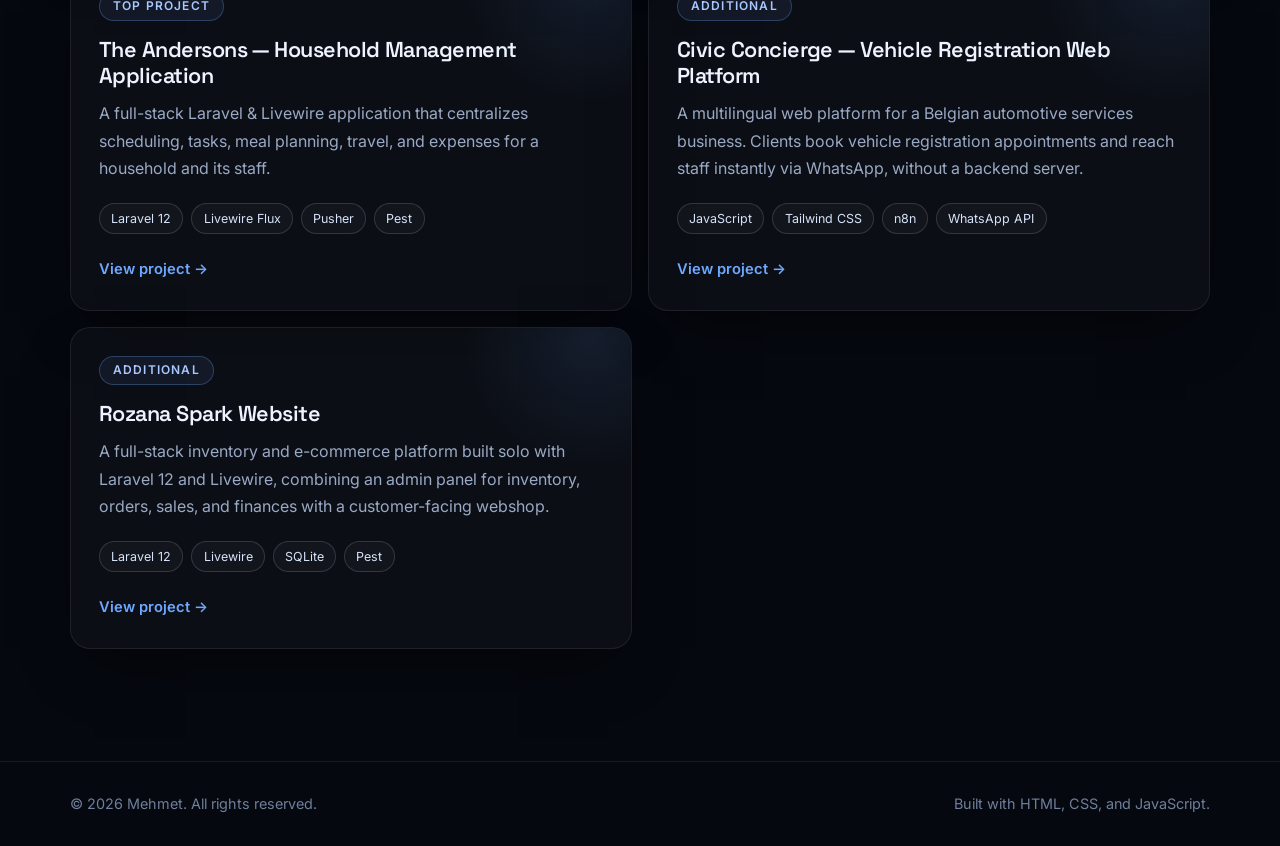
<file: projects.html>
<!doctype html>
<html lang="en">
  <head>
    <meta charset="UTF-8" />
    <meta name="viewport" content="width=device-width, initial-scale=1.0" />
    <title>Mehmet | Projects</title>
    <meta name="description" content="Projects and achievements with expandable detail sections." />
    <style>
      html,
      body {
        margin: 0;
        background: #060b16;
        color: #e8f1ff;
      }
    </style>
    <link rel="preconnect" href="https://fonts.googleapis.com" />
    <link rel="preconnect" href="https://fonts.gstatic.com" crossorigin />
    <link
      rel="stylesheet"
      href="https://fonts.googleapis.com/css2?family=Inter:wght@400;500;600;700&family=Space+Grotesk:wght@500;600;700&display=swap"
    />
    <link rel="stylesheet" href="css/style.css" />
  </head>
  <body data-page="projects">
    <header class="site-header">
      <nav class="nav container" aria-label="Primary navigation">
        <a class="brand" href="index.html">Mehmet</a>
        <button class="menu-toggle" type="button" aria-expanded="false" aria-controls="nav-links">
          Menu
        </button>
        <ul class="nav-links" id="nav-links">
          <li><a href="index.html">Home</a></li>
          <li><a href="about.html">About Me</a></li>
          <li><a class="active" href="projects.html">Projects</a></li>
          <li><a href="cv.html">CV</a></li>
        </ul>
      </nav>
    </header>

    <main class="container page-section">
      <section class="page-hero">
        <p class="section-kicker">Projects</p>
        <h1>Things I have built</h1>
        <p>From a production SaaS platform to client websites, computer vision and IoT team projects. Open any project to see the details.</p>
      </section>

      <section class="projects-grid" aria-label="Project showcase">
        <a class="project-tile is-featured" href="project-crm.html">
          <span class="tile-kicker">Featured · Own Product</span>
          <h2>Boticum CRM — Multi-Tenant SaaS CRM (Web &amp; Mobile)</h2>
          <p>A multi-tenant SaaS CRM that brings WhatsApp and Instagram DMs into one shared inbox, with leads, a sales pipeline, invoicing, campaigns, and an AI-powered automation engine. Built with Next.js and Supabase, plus a React Native + Expo app for iOS and Android.</p>
          <div class="chip-wrap">
            <span class="chip">Next.js</span>
            <span class="chip">TypeScript</span>
            <span class="chip">React Native</span>
            <span class="chip">Supabase</span>
            <span class="chip">PostgreSQL RLS</span>
            <span class="chip">Meta API</span>
            <span class="chip">OpenAI API</span>
          </div>
          <span class="tile-link">View project →</span>
        </a>

        <a class="project-tile" href="project-lizard.html">
          <span class="tile-kicker">Deep Learning · Computer Vision · Team Project</span>
          <h2>Lizard Species Classification</h2>
          <p>A seven-class image classification project using EfficientNetV2S transfer learning, with data augmentation, fine-tuning and per-class evaluation. Achieved 77.0% validation accuracy and a macro F1 score of 0.7631 on 200 validation images.</p>
          <div class="chip-wrap">
            <span class="chip">Python</span>
            <span class="chip">TensorFlow</span>
            <span class="chip">Keras</span>
            <span class="chip">EfficientNetV2S</span>
            <span class="chip">scikit-learn</span>
            <span class="chip">Matplotlib</span>
          </div>
          <span class="tile-link">View project →</span>
        </a>

        <a class="project-tile" href="project-smart-house.html">
          <span class="tile-kicker">Computer Vision · IoT · Team Project</span>
          <h2>Smart House: Computer Vision &amp; IoT</h2>
          <p>A connected smart-house prototype combining camera-based face recognition with sensors and actuators. I implemented the face-recognition feature and coordinated team integration, helping connect recognised users to personalised room settings.</p>
          <div class="chip-wrap">
            <span class="chip">Python</span>
            <span class="chip">OpenCV</span>
            <span class="chip">face_recognition</span>
            <span class="chip">MQTT</span>
            <span class="chip">Orange Pi</span>
            <span class="chip">Raspberry Pi Pico</span>
          </div>
          <span class="tile-link">View project →</span>
        </a>

        <a class="project-tile" href="project-endangered-animals.html">
          <span class="tile-kicker">Computer Vision · Data Visualisation · Team Project</span>
          <h2>Endangered Animal Recognition</h2>
          <p>A camera-based species classification application built with Python, OpenCV, Keras and Streamlit, combining confidence-based filtering with timestamped prediction logs and an analytics dashboard.</p>
          <div class="chip-wrap">
            <span class="chip">Python</span>
            <span class="chip">OpenCV</span>
            <span class="chip">Keras</span>
            <span class="chip">Streamlit</span>
            <span class="chip">Pandas</span>
            <span class="chip">Plotly</span>
          </div>
          <span class="tile-link">View project →</span>
        </a>

        <a class="project-tile" href="project-sem1.html">
          <span class="tile-kicker">Core Project</span>
          <h2>Grow Kasterlee Gym Application</h2>
          <p>A team-based analysis and design project focused on requirements, user interaction models, and a scalable data architecture.</p>
          <div class="chip-wrap">
            <span class="chip">Analysis &amp; Design</span>
            <span class="chip">Use Cases</span>
            <span class="chip">ERD</span>
          </div>
          <span class="tile-link">View project →</span>
        </a>

        <a class="project-tile" href="project-sem2.html">
          <span class="tile-kicker">Top Project</span>
          <h2>The Andersons — Household Management Application</h2>
          <p>A full-stack Laravel &amp; Livewire application that centralizes scheduling, tasks, meal planning, travel, and expenses for a household and its staff.</p>
          <div class="chip-wrap">
            <span class="chip">Laravel 12</span>
            <span class="chip">Livewire Flux</span>
            <span class="chip">Pusher</span>
            <span class="chip">Pest</span>
          </div>
          <span class="tile-link">View project →</span>
        </a>

        <a class="project-tile" href="project-additional-1.html">
          <span class="tile-kicker">Additional</span>
          <h2>Civic Concierge — Vehicle Registration Web Platform</h2>
          <p>A multilingual web platform for a Belgian automotive services business. Clients book vehicle registration appointments and reach staff instantly via WhatsApp, without a backend server.</p>
          <div class="chip-wrap">
            <span class="chip">JavaScript</span>
            <span class="chip">Tailwind CSS</span>
            <span class="chip">n8n</span>
            <span class="chip">WhatsApp API</span>
          </div>
          <span class="tile-link">View project →</span>
        </a>

        <a class="project-tile" href="project-additional-2.html">
          <span class="tile-kicker">Additional</span>
          <h2>Rozana Spark Website</h2>
          <p>A full-stack inventory and e-commerce platform built solo with Laravel 12 and Livewire, combining an admin panel for inventory, orders, sales, and finances with a customer-facing webshop.</p>
          <div class="chip-wrap">
            <span class="chip">Laravel 12</span>
            <span class="chip">Livewire</span>
            <span class="chip">SQLite</span>
            <span class="chip">Pest</span>
          </div>
          <span class="tile-link">View project →</span>
        </a>
      </section>
    </main>

    <footer class="site-footer">
      <div class="container footer-content">
        <p>&copy; 2026 Mehmet. All rights reserved.</p>
        <p>Built with HTML, CSS, and JavaScript.</p>
      </div>
    </footer>

    <script src="js/script.js"></script>
  </body>
</html>
</file>
<file: css/style.css>
:root {
  --bg: #05080f;
  --surface: #0b1220;
  --surface-2: #0f1829;
  --card: rgba(255, 255, 255, 0.028);
  --card-hover: rgba(255, 255, 255, 0.045);
  --text: #eef3ff;
  --muted: #9aa9c4;
  --subtle: #6f7f9c;
  --primary: #6ea8ff;
  --primary-strong: #4f8cf7;
  --accent: #5eead4;
  --success: #34d399;
  --line: rgba(255, 255, 255, 0.08);
  --line-strong: rgba(255, 255, 255, 0.14);
  --gradient: linear-gradient(120deg, var(--primary) 0%, var(--accent) 100%);
  --shadow: 0 24px 60px -24px rgba(0, 0, 0, 0.75);
  --radius: 1.25rem;
  --font-body: "Inter", "Segoe UI", "SF Pro Text", Arial, sans-serif;
  --font-display: "Space Grotesk", "Inter", "Segoe UI", Arial, sans-serif;
}

* {
  box-sizing: border-box;
}

html {
  scroll-behavior: smooth;
}

html,
body {
  margin: 0;
  padding: 0;
}

body {
  min-height: 100vh;
  font-family: var(--font-body);
  color: var(--text);
  background-color: var(--bg);
  background-image:
    radial-gradient(60rem 40rem at 10% -10%, rgba(79, 140, 247, 0.16), transparent 60%),
    radial-gradient(50rem 36rem at 100% 20%, rgba(94, 234, 212, 0.08), transparent 60%);
  background-attachment: fixed;
  line-height: 1.7;
  overflow-x: hidden;
  position: relative;
  -webkit-font-smoothing: antialiased;
}

body::before {
  content: "";
  position: fixed;
  inset: 0;
  background-image:
    linear-gradient(rgba(255, 255, 255, 0.025) 1px, transparent 1px),
    linear-gradient(90deg, rgba(255, 255, 255, 0.025) 1px, transparent 1px);
  background-size: 56px 56px;
  mask-image: radial-gradient(ellipse at 50% 0%, #000 0%, transparent 70%);
  -webkit-mask-image: radial-gradient(ellipse at 50% 0%, #000 0%, transparent 70%);
  pointer-events: none;
  z-index: -1;
}

::selection {
  background: rgba(110, 168, 255, 0.35);
  color: #fff;
}

h1,
h2,
h3,
h4 {
  font-family: var(--font-display);
  letter-spacing: -0.025em;
  line-height: 1.2;
  margin: 0;
}

h2 {
  font-size: 1.3rem;
  font-weight: 600;
}

p {
  margin: 0;
}

a {
  color: var(--primary);
}

code {
  font-family: "JetBrains Mono", ui-monospace, SFMono-Regular, Menlo, monospace;
  font-size: 0.86em;
  padding: 0.1rem 0.4rem;
  border-radius: 0.4rem;
  background: rgba(110, 168, 255, 0.1);
  color: #cfe0ff;
}

strong {
  color: #dfe8fb;
  font-weight: 600;
}

img {
  max-width: 100%;
  display: block;
}

.container {
  width: min(1140px, calc(100% - 2rem));
  margin: 0 auto;
}

/* ---------- Header ---------- */

.site-header {
  position: sticky;
  top: 0;
  z-index: 100;
  padding: 0.85rem 0;
}

.nav {
  min-height: 60px;
  display: flex;
  align-items: center;
  justify-content: space-between;
  gap: 1rem;
  padding: 0.45rem 0.55rem 0.45rem 1.1rem;
  border: 1px solid var(--line);
  border-radius: 999px;
  background: rgba(8, 13, 24, 0.72);
  backdrop-filter: blur(16px) saturate(140%);
  -webkit-backdrop-filter: blur(16px) saturate(140%);
  box-shadow: 0 10px 30px -12px rgba(0, 0, 0, 0.6);
}

.brand {
  display: inline-flex;
  align-items: center;
  gap: 0.6rem;
  text-decoration: none;
  color: #fff;
  font-family: var(--font-display);
  font-weight: 700;
  font-size: 1.05rem;
  letter-spacing: -0.01em;
}

.brand::before {
  content: "M";
  display: grid;
  place-items: center;
  width: 2rem;
  height: 2rem;
  border-radius: 0.65rem;
  background: var(--gradient);
  color: #04101f;
  font-size: 0.95rem;
  font-weight: 700;
}

.menu-toggle {
  display: none;
  border: 1px solid var(--line-strong);
  background: rgba(255, 255, 255, 0.04);
  color: var(--text);
  border-radius: 999px;
  padding: 0.5rem 1rem;
  cursor: pointer;
  font-family: inherit;
  font-weight: 500;
}

.nav-links {
  display: flex;
  align-items: center;
  list-style: none;
  margin: 0;
  padding: 0;
  gap: 0.2rem;
}

.nav-links a {
  display: block;
  text-decoration: none;
  color: var(--muted);
  padding: 0.5rem 1rem;
  border-radius: 999px;
  font-weight: 500;
  font-size: 0.95rem;
  transition: color 0.2s ease, background 0.2s ease;
}

.nav-links a:hover,
.nav-links a:focus-visible {
  color: #fff;
  background: rgba(255, 255, 255, 0.06);
}

.nav-links a.active {
  color: #04101f;
  background: var(--gradient);
  font-weight: 600;
}

/* ---------- Buttons ---------- */

.btn {
  display: inline-flex;
  align-items: center;
  gap: 0.45rem;
  text-decoration: none;
  border-radius: 999px;
  padding: 0.75rem 1.35rem;
  font-weight: 600;
  font-size: 0.95rem;
  background: var(--gradient);
  color: #04101f;
  border: 1px solid transparent;
  transition: transform 0.2s ease, box-shadow 0.2s ease, background 0.2s ease;
}

.btn:hover {
  transform: translateY(-2px);
  box-shadow: 0 14px 30px -10px rgba(94, 180, 255, 0.55);
}

.btn-ghost {
  background: rgba(255, 255, 255, 0.04);
  color: var(--text);
  border-color: var(--line-strong);
}

.btn-ghost:hover {
  background: rgba(255, 255, 255, 0.08);
  box-shadow: none;
}

/* ---------- Home hero ---------- */

.hero {
  min-height: calc(100svh - 92px);
  padding: 2.5rem 0 2rem;
  display: grid;
  grid-template-columns: minmax(0, 1.15fr) minmax(0, 0.85fr);
  gap: 3rem;
  align-items: center;
}

.status-badge {
  display: inline-flex;
  align-items: center;
  gap: 0.55rem;
  padding: 0.4rem 0.9rem 0.4rem 0.75rem;
  border: 1px solid rgba(52, 211, 153, 0.3);
  border-radius: 999px;
  background: rgba(52, 211, 153, 0.08);
  color: #a7f3d0;
  font-size: 0.85rem;
  font-weight: 500;
  margin-bottom: 1.4rem;
}

.status-badge::before {
  content: "";
  width: 0.5rem;
  height: 0.5rem;
  border-radius: 50%;
  background: var(--success);
  box-shadow: 0 0 0 0 rgba(52, 211, 153, 0.6);
  animation: ping 2s ease-out infinite;
}

.eyebrow {
  margin: 0 0 0.4rem;
  font-size: 1rem;
  font-weight: 500;
  color: var(--muted);
}

.hero-im {
  display: none;
}

.hero-title {
  margin: 0;
  font-size: clamp(2.8rem, 6.4vw, 5.2rem);
  line-height: 1;
  font-weight: 700;
  letter-spacing: -0.04em;
  color: #fff;
}

.hero-role {
  margin-top: 0.9rem;
  font-family: var(--font-display);
  font-size: clamp(1.25rem, 2.2vw, 1.7rem);
  font-weight: 500;
  background: var(--gradient);
  -webkit-background-clip: text;
  background-clip: text;
  color: transparent;
}

.hero-intro {
  max-width: 56ch;
  color: var(--muted);
  font-size: 1.05rem;
  margin-top: 1.1rem;
}

.hero-actions {
  display: flex;
  align-items: center;
  gap: 0.7rem;
  margin-top: 1.8rem;
  flex-wrap: wrap;
}

.hero-stats {
  display: flex;
  flex-wrap: wrap;
  gap: 2rem;
  margin-top: 2.4rem;
  padding-top: 1.6rem;
  border-top: 1px solid var(--line);
}

.hero-stats div {
  display: flex;
  flex-direction: column;
}

.hero-stats strong {
  font-family: var(--font-display);
  font-size: 1.6rem;
  font-weight: 700;
  color: #fff;
  line-height: 1.1;
}

.hero-stats span {
  color: var(--subtle);
  font-size: 0.88rem;
}

.hero-media {
  position: relative;
  display: grid;
  place-items: center;
}

.hero-circle-wrap {
  display: grid;
  place-items: center;
  gap: 1.4rem;
}

.hero-circle {
  position: relative;
  width: min(30vw, 380px);
  aspect-ratio: 1;
  border-radius: 2rem;
  overflow: hidden;
  border: 1px solid var(--line-strong);
  box-shadow: 0 40px 80px -30px rgba(79, 140, 247, 0.45);
}

.hero-circle::after {
  content: "";
  position: absolute;
  inset: 0;
  border-radius: inherit;
  background: linear-gradient(180deg, transparent 55%, rgba(5, 8, 15, 0.55) 100%);
  pointer-events: none;
}

.hero-portrait {
  width: 100%;
  height: 100%;
  object-fit: cover;
  object-position: center center;
}

.hero-socials {
  display: flex;
  flex-wrap: wrap;
  justify-content: center;
  gap: 0.55rem;
}

.social-btn {
  display: inline-flex;
  align-items: center;
  gap: 0.4rem;
  height: 2.5rem;
  padding: 0 1rem;
  border-radius: 999px;
  border: 1px solid var(--line-strong);
  text-decoration: none;
  color: var(--text);
  font-weight: 500;
  font-size: 0.9rem;
  background: rgba(255, 255, 255, 0.03);
  transition: transform 0.2s ease, border-color 0.2s ease, background 0.2s ease;
}

.social-btn:hover {
  transform: translateY(-2px);
  border-color: rgba(110, 168, 255, 0.6);
  background: rgba(110, 168, 255, 0.08);
}

/* ---------- Cards & layout ---------- */

.quick-info,
.split-grid {
  display: grid;
  grid-template-columns: repeat(2, minmax(0, 1fr));
  gap: 1rem;
  margin-bottom: 1rem;
}

.quick-info {
  margin-bottom: 4rem;
}

.page-section {
  padding: 2rem 0 4rem;
}

.page-section > section {
  margin-bottom: 1rem;
}

.page-hero,
.panel,
.project-tile,
.portrait-card,
.story-card,
.cv-frame-wrap {
  border: 1px solid var(--line);
  border-radius: var(--radius);
  background: var(--card);
  box-shadow: var(--shadow);
}

.panel,
.project-tile,
.story-card {
  padding: 1.75rem;
}

.page-hero {
  padding: 2.75rem 0 2rem;
  margin-bottom: 1rem;
  border: 0;
  background: none;
  box-shadow: none;
}

.page-hero h1 {
  font-size: clamp(2.1rem, 4.6vw, 3.4rem);
  line-height: 1.08;
  letter-spacing: -0.035em;
  margin: 0.9rem 0 0.9rem;
  max-width: 22ch;
}

.page-hero > p:not(.section-kicker) {
  max-width: 68ch;
  font-size: 1.08rem;
}

.section-kicker,
.tile-kicker {
  display: inline-flex;
  align-items: center;
  gap: 0.45rem;
  margin: 0;
  padding: 0.3rem 0.8rem;
  border: 1px solid rgba(110, 168, 255, 0.28);
  border-radius: 999px;
  background: rgba(110, 168, 255, 0.08);
  color: #a9c8ff;
  font-size: 0.75rem;
  text-transform: uppercase;
  letter-spacing: 0.1em;
  font-weight: 600;
  line-height: 1.4;
}

.page-hero p,
.panel p,
.story-card p,
.project-tile p {
  color: var(--muted);
}

.panel h2 + p,
.panel h2 + ul,
.panel h2 + .chip-wrap {
  margin-top: 0.75rem;
}

.panel p + p,
.story-card p + p {
  margin-top: 0.9rem;
}

.subheading {
  margin-top: 1.2rem;
}

.page-hero .subheading {
  margin-top: 1.6rem;
}

.page-hero > .btn {
  margin-top: 1.6rem;
}

.clean-list {
  margin: 0.75rem 0 0;
  padding: 0;
  list-style: none;
  color: var(--muted);
}

.clean-list li {
  position: relative;
  padding-left: 1.4rem;
}

.clean-list li::before {
  content: "";
  position: absolute;
  left: 0.2rem;
  top: 0.72em;
  width: 0.4rem;
  height: 0.4rem;
  border-radius: 50%;
  background: var(--gradient);
}

.clean-list li + li {
  margin-top: 0.6rem;
}

.chip-wrap {
  display: flex;
  flex-wrap: wrap;
  gap: 0.5rem;
}

.chip {
  border-radius: 999px;
  border: 1px solid var(--line-strong);
  padding: 0.35rem 0.85rem;
  font-size: 0.86rem;
  color: #d6e3fa;
  background: rgba(255, 255, 255, 0.03);
  transition: border-color 0.2s ease, color 0.2s ease;
}

.chip:hover {
  border-color: rgba(110, 168, 255, 0.55);
  color: #fff;
}

/* ---------- About ---------- */

.about-layout {
  display: grid;
  grid-template-columns: 0.72fr 1.28fr;
  gap: 1rem;
  margin-bottom: 1rem;
}

.portrait-card {
  padding: 0.6rem;
  overflow: hidden;
}

.portrait-card img {
  width: 100%;
  height: 100%;
  max-height: 560px;
  object-fit: cover;
  border-radius: calc(var(--radius) - 0.5rem);
}

.story-card h2 {
  margin-bottom: 1rem;
}

.fact-grid {
  display: grid;
  grid-template-columns: repeat(4, minmax(0, 1fr));
  gap: 1rem;
  margin-bottom: 1rem;
}

.fact {
  padding: 1.25rem 1.4rem;
  border: 1px solid var(--line);
  border-radius: var(--radius);
  background: var(--card);
}

.fact span {
  display: block;
  color: var(--subtle);
  font-size: 0.78rem;
  text-transform: uppercase;
  letter-spacing: 0.09em;
  font-weight: 600;
}

.fact strong {
  display: block;
  margin-top: 0.35rem;
  font-family: var(--font-display);
  font-size: 1.02rem;
  font-weight: 600;
  line-height: 1.4;
}

.skill-groups {
  display: grid;
  grid-template-columns: repeat(auto-fit, minmax(240px, 1fr));
  gap: 1.4rem 2rem;
  margin-top: 1.1rem;
}

.skill-groups h3 {
  font-size: 0.8rem;
  text-transform: uppercase;
  letter-spacing: 0.09em;
  color: var(--subtle);
  font-family: var(--font-body);
  font-weight: 600;
  margin-bottom: 0.65rem;
}

.cta-panel {
  display: flex;
  align-items: center;
  justify-content: space-between;
  gap: 1.5rem;
  flex-wrap: wrap;
  background:
    radial-gradient(40rem 12rem at 0% 0%, rgba(110, 168, 255, 0.14), transparent 70%),
    var(--card);
}

.cta-panel .hero-actions {
  margin-top: 0;
}

/* ---------- Projects ---------- */

.projects-grid {
  display: grid;
  grid-template-columns: repeat(2, minmax(0, 1fr));
  gap: 1rem;
}

.project-tile {
  display: flex;
  flex-direction: column;
  align-items: flex-start;
  gap: 0.2rem;
  text-align: left;
  color: var(--text);
  text-decoration: none;
  position: relative;
  overflow: hidden;
  transition: transform 0.25s ease, border-color 0.25s ease, background 0.25s ease;
}

.project-tile::after {
  content: "";
  position: absolute;
  width: 260px;
  height: 260px;
  border-radius: 50%;
  right: -90px;
  top: -120px;
  background: radial-gradient(circle, rgba(110, 168, 255, 0.18) 0%, transparent 70%);
  pointer-events: none;
  transition: opacity 0.25s ease;
  opacity: 0.6;
}

.project-tile:hover {
  transform: translateY(-4px);
  border-color: rgba(110, 168, 255, 0.45);
  background: var(--card-hover);
}

.project-tile:hover::after {
  opacity: 1;
}

.project-tile h2 {
  margin: 0.85rem 0 0.5rem;
  font-size: 1.35rem;
}

.project-tile .chip-wrap {
  margin-top: 1.1rem;
}

.project-tile .chip {
  font-size: 0.78rem;
  padding: 0.25rem 0.7rem;
}

.tile-link {
  margin-top: auto;
  padding-top: 1.25rem;
  font-weight: 600;
  font-size: 0.92rem;
  color: var(--primary);
  transition: gap 0.2s ease, color 0.2s ease;
}

.project-tile:hover .tile-link {
  color: var(--accent);
}

.project-tile.is-featured {
  grid-column: 1 / -1;
  padding: 2.25rem;
  border-color: rgba(110, 168, 255, 0.3);
  background:
    radial-gradient(50rem 20rem at 100% 0%, rgba(94, 234, 212, 0.1), transparent 60%),
    radial-gradient(40rem 20rem at 0% 100%, rgba(110, 168, 255, 0.1), transparent 60%),
    var(--card);
}

.project-tile.is-featured h2 {
  font-size: clamp(1.5rem, 2.8vw, 2rem);
  max-width: 28ch;
}

.project-tile.is-featured p {
  max-width: 72ch;
  font-size: 1.02rem;
}

.project-tile.is-featured .tile-kicker {
  border-color: rgba(94, 234, 212, 0.35);
  background: rgba(94, 234, 212, 0.1);
  color: #99f6e4;
}

/* ---------- Diagrams / screenshots ---------- */

.diagram-grid {
  display: grid;
  grid-template-columns: repeat(2, minmax(0, 1fr));
  gap: 1rem;
  margin-top: 1rem;
}

.diagram-card {
  margin: 0;
  padding: 0.75rem;
  border: 1px solid var(--line);
  border-radius: 1rem;
  background: rgba(255, 255, 255, 0.02);
}

.diagram-card figcaption {
  font-size: 0.88rem;
  font-weight: 500;
  color: #c6d4ee;
  margin: 0.1rem 0.2rem 0.6rem;
}

.diagram-link {
  display: block;
  position: relative;
  overflow: hidden;
  background: #fff;
  border: 1px solid var(--line);
  border-radius: 0.75rem;
  text-decoration: none;
  transition: transform 0.2s ease, box-shadow 0.2s ease;
}

.diagram-link img {
  width: 100%;
  height: 100%;
  object-fit: contain;
  object-position: top center;
  background: #fff;
}

.diagram-link-tall {
  height: min(62vh, 760px);
}

.diagram-link-wide {
  height: min(36vh, 420px);
}

.diagram-zoom {
  position: absolute;
  right: 0.6rem;
  bottom: 0.6rem;
  font-size: 0.76rem;
  font-weight: 500;
  color: #fff;
  background: rgba(5, 8, 15, 0.8);
  backdrop-filter: blur(6px);
  border: 1px solid var(--line-strong);
  border-radius: 999px;
  padding: 0.28rem 0.7rem;
}

.diagram-link:hover {
  transform: translateY(-2px);
  box-shadow: 0 16px 30px -12px rgba(0, 0, 0, 0.6);
}

/* ---------- CV ---------- */

.cv-frame-wrap {
  padding: 0.6rem;
}

.cv-frame {
  width: 100%;
  min-height: 80vh;
  border-radius: 0.9rem;
  border: 0;
  background: #fff;
}

/* ---------- Footer ---------- */

.site-footer {
  border-top: 1px solid var(--line);
  margin-top: 2rem;
}

.footer-content {
  min-height: 84px;
  display: flex;
  align-items: center;
  justify-content: space-between;
  gap: 1rem;
}

.footer-content p {
  color: var(--subtle);
  font-size: 0.9rem;
  margin: 0;
}

/* ---------- Motion ---------- */

.reveal {
  opacity: 0;
  transform: translateY(18px);
}

.reveal.is-visible {
  opacity: 1;
  transform: translateY(0);
  transition: opacity 0.7s ease, transform 0.7s cubic-bezier(0.2, 0.7, 0.2, 1);
}

@keyframes ping {
  0% {
    box-shadow: 0 0 0 0 rgba(52, 211, 153, 0.6);
  }
  80%,
  100% {
    box-shadow: 0 0 0 8px rgba(52, 211, 153, 0);
  }
}

/* ---------- Responsive ---------- */

@media (max-width: 980px) {
  .hero,
  .quick-info,
  .split-grid,
  .about-layout,
  .projects-grid {
    grid-template-columns: 1fr;
  }

  .fact-grid {
    grid-template-columns: repeat(2, minmax(0, 1fr));
  }

  .hero {
    min-height: auto;
    padding-top: 2rem;
    gap: 2.5rem;
  }

  .hero-media {
    order: -1;
    justify-items: start;
  }

  .hero-circle-wrap {
    justify-items: start;
  }

  .hero-circle {
    width: min(44vw, 260px);
    border-radius: 1.5rem;
  }

  .portrait-card img {
    max-height: 420px;
  }

  .menu-toggle {
    display: inline-block;
  }

  .nav {
    position: relative;
  }

  .nav-links {
    position: absolute;
    top: calc(100% + 0.5rem);
    left: 0;
    right: 0;
    padding: 0.6rem;
    border: 1px solid var(--line);
    border-radius: 1.25rem;
    background: rgba(8, 13, 24, 0.96);
    backdrop-filter: blur(16px);
    -webkit-backdrop-filter: blur(16px);
    flex-direction: column;
    align-items: stretch;
    display: none;
  }

  .nav-links.open {
    display: flex;
  }

  .nav-links a {
    padding: 0.75rem 1rem;
  }

  .footer-content {
    text-align: center;
    flex-direction: column;
    justify-content: center;
    padding: 1.25rem 0;
    gap: 0.25rem;
  }

  .diagram-grid {
    grid-template-columns: 1fr;
  }

  .diagram-link-tall {
    height: min(58vh, 640px);
  }

  .diagram-link-wide {
    height: min(42vh, 360px);
  }
}

@media (max-width: 560px) {
  .panel,
  .project-tile,
  .story-card,
  .project-tile.is-featured {
    padding: 1.35rem;
  }

  .page-hero {
    padding: 1.75rem 0 1.25rem;
  }

  .hero-stats {
    gap: 1.4rem;
  }

  .fact-grid {
    grid-template-columns: 1fr;
  }
}

@media (prefers-reduced-motion: reduce) {
  *,
  *::before,
  *::after {
    animation: none !important;
    transition: none !important;
    scroll-behavior: auto !important;
  }

  .reveal {
    opacity: 1;
    transform: none;
  }
}

/* ---------- Product screenshots ---------- */

.diagram-link-shot {
  aspect-ratio: 16 / 10;
  height: auto;
  background: #0b0d12;
}

.diagram-link-shot img {
  object-fit: cover;
  object-position: top left;
  background: #0b0d12;
}

.phone-grid {
  display: grid;
  grid-template-columns: repeat(5, minmax(0, 1fr));
  gap: 1rem;
  margin-top: 1rem;
}

.phone-shot {
  margin: 0;
  text-align: center;
}

.phone-shot a {
  display: block;
  border-radius: 1.4rem;
  overflow: hidden;
  border: 1px solid var(--line-strong);
  background: #0b0d12;
  transition: transform 0.2s ease, box-shadow 0.2s ease;
}

.phone-shot a:hover {
  transform: translateY(-3px);
  box-shadow: 0 16px 30px -12px rgba(0, 0, 0, 0.6);
}

.phone-shot figcaption {
  margin-top: 0.6rem;
  font-size: 0.86rem;
  color: #c6d4ee;
}

@media (max-width: 980px) {
  .phone-grid {
    grid-template-columns: repeat(3, minmax(0, 1fr));
  }
}

@media (max-width: 560px) {
  .phone-grid {
    grid-template-columns: repeat(2, minmax(0, 1fr));
  }
}

/* ---------- Results tables & workflow diagrams ---------- */

.sr-only {
  position: absolute;
  width: 1px;
  height: 1px;
  padding: 0;
  margin: -1px;
  overflow: hidden;
  clip: rect(0, 0, 0, 0);
  white-space: nowrap;
  border: 0;
}

.result-note {
  margin-top: 0.85rem;
  color: var(--muted);
  font-size: 0.92rem;
}

.table-wrap {
  margin-top: 0.8rem;
  overflow-x: auto;
  border: 1px solid var(--line);
  border-radius: 0.9rem;
}

.data-table {
  width: 100%;
  border-collapse: collapse;
  font-size: 0.92rem;
  min-width: 30rem;
}

.data-table th,
.data-table td {
  padding: 0.6rem 0.85rem;
  text-align: right;
  border-bottom: 1px solid var(--line);
  font-variant-numeric: tabular-nums;
}

.data-table th:first-child {
  text-align: left;
}

.data-table thead th {
  color: var(--muted);
  font-weight: 600;
  background: rgba(255, 255, 255, 0.03);
}

.data-table tbody th {
  font-weight: 500;
  color: #c6d4ee;
}

.data-table tbody tr:last-child th,
.data-table tbody tr:last-child td {
  border-bottom: 0;
}

.flow-figure {
  margin: 1.1rem 0 0;
  padding: 0.9rem;
  border: 1px solid var(--line);
  border-radius: 1rem;
  background: rgba(255, 255, 255, 0.02);
}

.flow-figure figcaption {
  font-size: 0.88rem;
  font-weight: 500;
  color: #c6d4ee;
  margin-bottom: 0.7rem;
}

.flow {
  list-style: none;
  margin: 0;
  padding: 0;
  display: flex;
  flex-wrap: wrap;
  align-items: center;
  gap: 0.5rem;
}

.flow li {
  padding: 0.5rem 0.9rem;
  border: 1px solid var(--line-strong);
  border-radius: 0.75rem;
  background: rgba(110, 168, 255, 0.08);
  font-size: 0.92rem;
  font-weight: 500;
}

.flow li + li::before {
  content: "→";
  margin-right: 0.6rem;
  color: var(--accent);
}

@media (max-width: 560px) {
  .flow {
    flex-direction: column;
    align-items: stretch;
  }

  .flow li + li::before {
    content: "↓";
  }
}

.diagram-grid-single {
  grid-template-columns: minmax(0, 1fr);
}

.diagram-link-auto img {
  height: auto;
}
</file>
